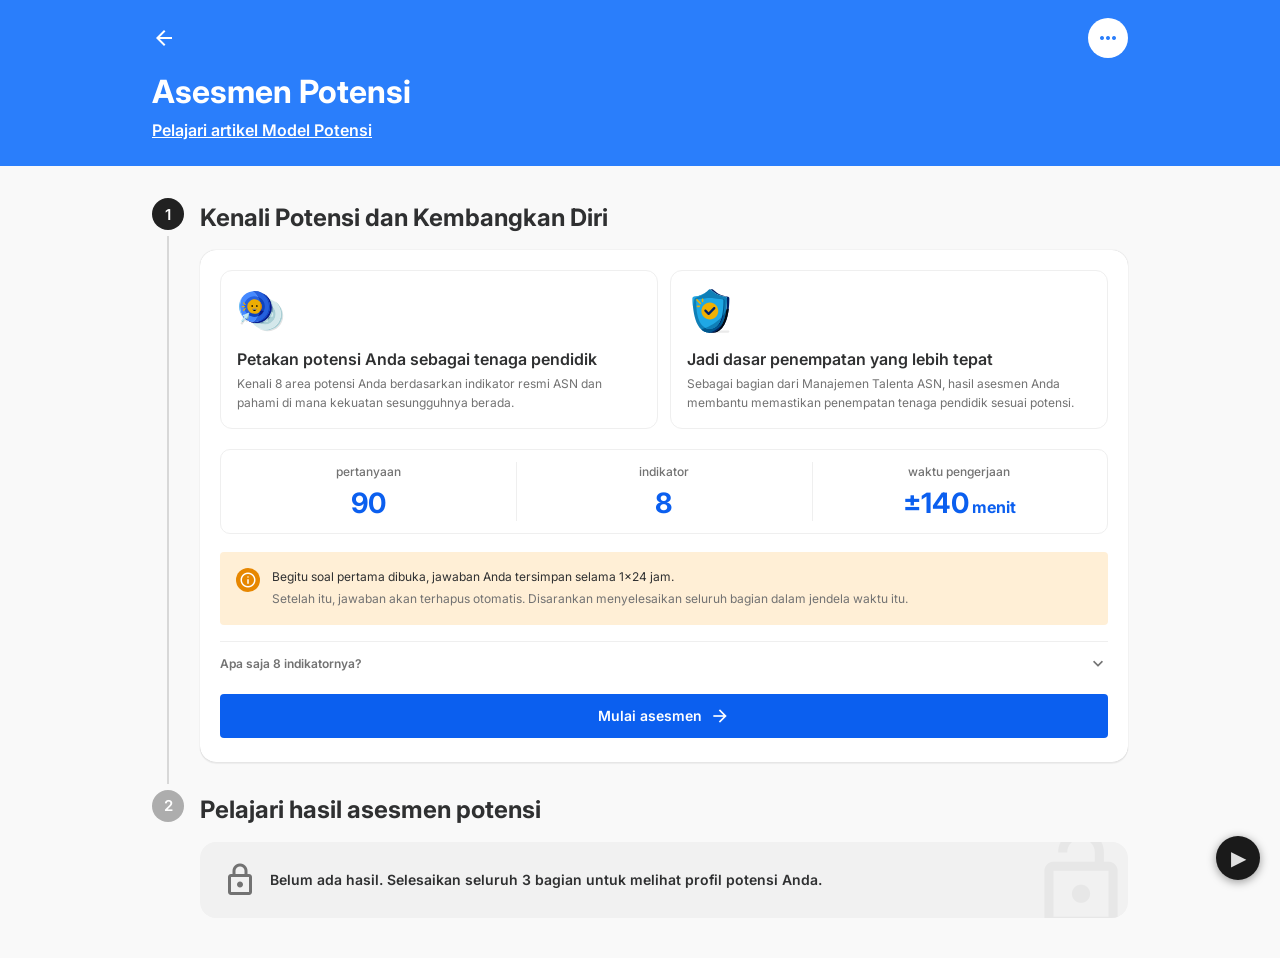
<file: index.html>
<!DOCTYPE html>
<html lang="id">
<head>
<meta charset="UTF-8">
<meta name="viewport" content="width=device-width, initial-scale=1.0">
<title>Asesmen Potensi — Seragam</title>
<link rel="preconnect" href="https://fonts.googleapis.com">
<link rel="preconnect" href="https://fonts.gstatic.com" crossorigin>
<link href="https://fonts.googleapis.com/css2?family=Inter:wght@400;500;600;700&display=swap" rel="stylesheet">
<link href="https://fonts.googleapis.com/css2?family=Material+Symbols+Outlined:opsz,wght,FILL,GRAD@20..48,400,0,0&display=block" rel="stylesheet">
<link href="seragam.css" rel="stylesheet">
<style>
/* ── Page-specific composition ───────────────────────────────────────────── */

/* Hero header (deep navy) */
.app-hero { background: #2A7EFB; color: #fff; }
.app-hero-inner { max-width: 1040px; margin: 0 auto; width: 100%; padding: 18px 32px 26px; }
.app-hero-top { display: flex; align-items: center; justify-content: space-between; margin-bottom: 18px; }
.icon-btn-round {
  width: 40px; height: 40px; border-radius: 50%; border: none; cursor: pointer;
  display: inline-flex; align-items: center; justify-content: center;
  background: rgba(255,255,255,0.14); color: #fff; transition: background 0.15s;
}
.icon-btn-round:hover { background: rgba(255,255,255,0.26); }
.icon-btn-round.solid { background: #fff; color: #2A7EFB; }
.app-hero-link { display: inline-flex; align-items: center; gap: 6px; color: #fff; text-decoration: underline; font-weight: 600; font-size: 1rem; cursor: pointer; background: none; border: none; font-family: var(--font); margin-top: 4px; }
.app-hero-link:hover { color: #bfdafe; }

/* Slim navy bar (subpages) */
.app-bar { background: #2A7EFB; color: #fff; position: sticky; top: 0; z-index: 30; }
.app-bar-inner { max-width: 1040px; margin: 0 auto; width: 100%; min-height: 60px; padding: 10px 32px; display: flex; align-items: center; gap: 14px; }
.app-bar-back { width: 40px; height: 40px; flex-shrink: 0; border: none; background: transparent; border-radius: 50%; cursor: pointer; color: #fff; display: inline-flex; align-items: center; justify-content: center; transition: background 0.15s; }
.app-bar-back:hover { background: rgba(255,255,255,0.16); }
.app-bar-titles { display: flex; flex-direction: column; min-width: 0; flex: 1; }
.app-bar-titles .c-subtitle { color: #bfdafe; }

/* Timeline stepper */
.timeline-step { display: flex; gap: 16px; }
.timeline-rail { display: flex; flex-direction: column; align-items: center; flex-shrink: 0; }
.timeline-line { width: 2px; flex: 1; background: var(--gray-10); margin: 6px 0; min-height: 20px; }
.timeline-body { flex: 1; padding-bottom: 8px; }
.step-bubble {
  width: 32px; height: 32px; border-radius: 50%; flex-shrink: 0;
  background: #212121; color: #fff;
  font-size: 0.9375rem; font-weight: 600;
  display: flex; align-items: center; justify-content: center;
}
.step-bubble.done { background: #268326; }
.step-bubble.inactive { background: var(--gray-30); }
.step-bubble .material-symbols-outlined { font-size: 20px; }
.step-title { margin: 4px 0 16px; }

/* Commit card (home section 1) */
.commit-card { background: var(--surface-default); border-radius: 16px; box-shadow: var(--elevation-card); padding: 20px 20px 24px; margin-bottom: 20px; }

/* Value props */
.vp-row { display: grid; grid-template-columns: 1fr 1fr; gap: 12px; margin-bottom: 20px; }
.vp-card { display: flex; flex-direction: column; gap: 12px; padding: 16px; background: var(--surface-default); border: 1px solid var(--border-subdued); border-radius: 12px; }
.vp-icon { width: 48px; height: 48px; border-radius: 12px; flex-shrink: 0; display: flex; align-items: center; justify-content: center; }
.vp-icon .material-symbols-outlined { font-size: 24px; }
@media (max-width: 480px) { .vp-row { grid-template-columns: 1fr; } }

/* Stats row */
.commit-stats { display: flex; gap: 0; margin: 0 0 18px; border: 1px solid var(--border-subdued); border-radius: 10px; overflow: hidden; }
.commit-stat { flex: 1; display: flex; flex-direction: column-reverse; align-items: center; text-align: center; padding: 14px 10px; position: relative; }
.commit-stat + .commit-stat::before { content: ''; position: absolute; left: 0; top: 12px; bottom: 12px; width: 1px; background: var(--border-subdued); }
.commit-stat-num { font-size: 1.75rem; font-weight: 700; line-height: 1.1; color: var(--action-default); display: flex; align-items: baseline; gap: 3px; }
.commit-stat-label { font-size: 0.75rem; font-weight: 500; color: var(--text-subdued); margin-bottom: 8px; line-height: 1.3; }

/* Indicator accordion */
.ind-list-toggle { display: flex; align-items: center; justify-content: space-between; width: 100%; padding: 12px 0; cursor: pointer; background: none; border: none; font-family: var(--font); border-top: 1px solid var(--border-subdued); }
.ind-list-toggle .material-symbols-outlined { font-size: 20px; color: var(--text-subdued); transition: transform 0.25s ease; }
.ind-list-toggle[aria-expanded="true"] .material-symbols-outlined { transform: rotate(180deg); }
.ind-list { display: grid; grid-template-columns: 1fr 1fr; gap: 4px 12px; overflow: hidden; transition: max-height 0.35s ease, opacity 0.25s ease; max-height: 0; opacity: 0; }
.ind-list.open { max-height: 500px; opacity: 1; margin-bottom: 8px; }
.ind-row { display: flex; align-items: center; gap: 10px; padding: 7px 0; }
.ind-icon-sm { width: 32px; height: 32px; border-radius: 8px; flex-shrink: 0; display: flex; align-items: center; justify-content: center; overflow: hidden; }
.ind-icon-sm .material-symbols-outlined { font-size: 18px; }
.ind-icon-sm img, .ind-icon img, .vp-icon img { width: 100%; height: 100%; object-fit: contain; }
.done-flag { display: inline-flex; align-items: center; gap: 8px; color: #268326; font-weight: 600; font-size: 1rem; flex-shrink: 0; white-space: nowrap; }
.done-flag .material-symbols-outlined { font-size: 24px; font-variation-settings: 'FILL' 1; }

/* Indicator icon (other pages) */
.ind-icon {
  width: 48px; height: 48px; border-radius: 14px; flex-shrink: 0;
  display: flex; align-items: center; justify-content: center; overflow: hidden;
}
.ind-icon .material-symbols-outlined { font-size: 26px; }

/* Tile palette */
.tile-blue   { background: #d6e6ff; color: #0746bd; }
.tile-green  { background: #d2efce; color: #196d1a; }
.tile-purple { background: #ece0fe; color: #6d36e1; }
.tile-cyan   { background: #d3ecf9; color: #0061a8; }
.tile-orange { background: #ffe2bd; color: #af3200; }
.tile-pink   { background: #f8dcf2; color: #b31d64; }

/* Locked result box */
.locked-box { position: relative; background: var(--surface-subdued); border-radius: 16px; padding: 20px 22px; overflow: hidden; }
.locked-box .lock-watermark { position: absolute; right: -8px; top: 50%; transform: translateY(-50%); font-size: 110px; color: rgba(0,0,0,0.04); pointer-events: none; }

/* Panduan tips */
.card-outline { background: #fff; border: 1px solid var(--border-disabled); border-radius: var(--radius-base); box-shadow: none; }
.tip-row { display: flex; align-items: center; gap: 16px; padding: 16px 4px; }
.tip-check { width: 36px; height: 36px; border-radius: 50%; flex-shrink: 0; background: var(--action-default); color: #fff; display: flex; align-items: center; justify-content: center; }
.tip-check .material-symbols-outlined { font-size: 22px; }
.note-warning { display: flex; gap: 12px; align-items: flex-start; background: #ffefd6; border-radius: var(--radius-base); padding: 16px; }
.note-ic { width: 24px; height: 24px; border-radius: 50%; flex-shrink: 0; background: #e78701; color: #fff; display: flex; align-items: center; justify-content: center; }
.note-ic .material-symbols-outlined { font-size: 18px; }

/* Soal */
.soal-topbar { background: #fff; box-shadow: var(--elevation-header); position: sticky; top: 0; z-index: 30; }
.soal-topbar-inner { max-width: 1040px; margin: 0 auto; padding: 12px 32px; display: flex; align-items: center; justify-content: space-between; gap: 16px; }
.soal-content { max-width: 760px; margin: 0 auto; width: 100%; padding: 28px 32px 130px; }
.kasus { background: var(--surface-subdued); border-radius: var(--radius-base); padding: 16px 18px; margin-bottom: 18px; }
.soal-section-label { display: flex; align-items: center; gap: 8px; padding: 8px 12px; background: var(--surface-selected); border-radius: var(--radius-base); margin-bottom: 20px; }
.soal-bottombar { position: fixed; bottom: 0; left: 0; right: 0; background: #fff; box-shadow: 0 -2px 4px -4px #323232; z-index: 30; }
.soal-bottombar-inner { max-width: 760px; margin: 0 auto; padding: 14px 32px; display: flex; align-items: center; justify-content: space-between; gap: 16px; }

/* Section break */
.break-content { max-width: 480px; margin: 0 auto; padding: 48px 32px 130px; text-align: center; }
.break-parts { display: flex; justify-content: center; gap: 6px; margin: 16px auto; max-width: 320px; }
.break-part { height: 6px; flex: 1; border-radius: 3px; background: var(--gray-10); }
.break-part.done { background: #268326; }
.break-part.next { background: var(--action-default); }
.break-icon-lg { width: 80px; height: 80px; border-radius: 20px; display: flex; align-items: center; justify-content: center; margin: 24px auto 16px; }
.break-icon-lg .material-symbols-outlined { font-size: 40px; }
.break-icon-lg img { width: 60px; height: 60px; object-fit: contain; }
.break-jeda-note { background: var(--surface-subdued); border-radius: var(--radius-base); padding: 12px 16px; margin-top: 20px; text-align: left; }

/* Hasil */
.score-card { display: flex; align-items: center; gap: 20px; padding: 24px; margin-bottom: 8px; }
.score-number { font-size: 3rem; font-weight: 700; line-height: 1; color: var(--action-default); }
.hasil-banner { display: flex; align-items: center; justify-content: space-between; gap: 16px; }
.hasil-banner-art { width: 64px; height: 64px; border-radius: 50%; background: #eafaf0; display: flex; align-items: center; justify-content: center; flex-shrink: 0; }
.hasil-banner-art .material-symbols-outlined { font-size: 36px; color: #135d15; }
.hasil-banner-art img { width: 46px; height: 46px; object-fit: contain; }
.section-head { display: flex; align-items: center; gap: 8px; margin: 28px 0 14px; }
.hasil-card { padding: 18px; gap: 12px; }
.hasil-card .ind-eyebrow { display: flex; align-items: center; gap: 10px; }
.hasil-card-footer { display: flex; align-items: center; justify-content: space-between; gap: 12px; margin-top: 4px; }

/* Indikator detail */
.level-card { padding: 20px 24px; flex-direction: row; align-items: center; justify-content: space-between; gap: 16px; }
.level-num { display: flex; align-items: baseline; gap: 6px; }
.rek-item { display: flex; gap: 12px; padding: 14px 0; }
.rek-item + .rek-item { border-top: 1px solid var(--gray-5); }
.rek-dot { width: 8px; height: 8px; border-radius: 50%; background: var(--action-default); flex-shrink: 0; margin-top: 7px; }

@media (max-width: 600px) {
  .app-hero-inner,
  .app-bar-inner,
  .soal-topbar-inner { padding-left: 16px; padding-right: 16px; }
  .soal-content { padding: 20px 16px 120px; }
  .soal-bottombar-inner { padding: 12px 16px; }
  .break-content { padding: 32px 16px 120px; }
  .content { padding-left: 16px; padding-right: 16px; }
  .grid-2 { grid-template-columns: 1fr; }
  .score-card { flex-direction: column; align-items: flex-start; gap: 12px; }
  .hasil-banner { flex-direction: column; align-items: flex-start; }
  .level-card { flex-direction: column; align-items: flex-start; }
}

/* Dialog illustration */
.dialog-illus { width: 64px; height: 64px; border-radius: var(--radius-base); flex-shrink: 0; display: flex; align-items: center; justify-content: center; margin: 0 auto 16px; }
.dialog-illus .material-symbols-outlined { font-size: 32px; }

/* Tab bar — shared across all 3 hasil pages */
.hasil-tabbar { background: #fff; border-bottom: 1px solid var(--border-subdued); }
.hasil-tabbar-inner { max-width: 1040px; margin: 0 auto; display: flex; gap: 8px; padding: 10px 32px; }
.hasil-tab { border: 1px solid var(--border-default); border-radius: 100px; padding: 6px 18px; background: transparent; cursor: pointer; font-family: var(--font); font-size: 0.875rem; font-weight: 500; color: var(--text-subdued); transition: background 0.15s, color 0.15s, border-color 0.15s; white-space: nowrap; }
.hasil-tab:hover { background: var(--surface-subdued); color: var(--text-default); }
.hasil-tab--active { background: var(--action-default); border-color: var(--action-default); color: #fff; }

/* Archetype (page-hasil-v3) */
.archetype-hero { background: var(--surface-default); border-radius: 20px; padding: 28px; box-shadow: var(--elevation-card); margin-bottom: 16px; }
.action-box { border-radius: 12px; padding: 14px 16px; margin-top: 14px; display: flex; align-items: flex-start; gap: 12px; }
.action-box--menonjol   { background: #ecfdf5; }
.action-box--berkembang { background: #eff6ff; }
.action-box--belum-muncul { background: var(--surface-subdued); }
.action-box-icon { width: 32px; height: 32px; border-radius: 8px; display: flex; align-items: center; justify-content: center; flex-shrink: 0; overflow: hidden; }
.action-box--menonjol   .action-box-icon { background: #d1fae5; color: #059669; }
.action-box--berkembang .action-box-icon { background: #dbeafe; color: #2563eb; }
.action-box--belum-muncul .action-box-icon { background: #e5e7eb; color: #6b7280; }
.action-box-icon .material-symbols-outlined { font-size: 18px; }
.action-box-icon img { width: 100%; height: 100%; object-fit: contain; }
.action-box-body {}
.action-box-heading { font-family: var(--font); font-size: 0.8125rem; font-weight: 700; margin-bottom: 2px; }
.action-box--menonjol   .action-box-heading { color: #065f46; }
.action-box--berkembang .action-box-heading { color: #1e40af; }
.action-box--belum-muncul .action-box-heading { color: var(--text-default); }
.action-box-text { font-family: var(--font); font-size: 0.8125rem; color: var(--text-subdued); line-height: 1.5; }
.archetype-icon-wrap { width: 64px; height: 64px; border-radius: 16px; display: flex; align-items: center; justify-content: center; margin-bottom: 16px; }
.archetype-icon-wrap .material-symbols-outlined { font-size: 36px; }
.archetype-secondary { display: flex; align-items: flex-start; gap: 10px; background: var(--surface-subdued); border-radius: 12px; padding: 12px 14px; margin-bottom: 20px; }
.domain-row { display: flex; align-items: center; gap: 12px; padding: 12px 0; }
.domain-row + .domain-row { border-top: 1px solid var(--border-subdued); }

@media (max-width:600px) { .hasil-tabbar-inner { padding: 10px 16px; } }

/* Peta Potensi (page-hasil-v2) — collapsible sections */
.peta-section { border: 1px solid var(--border-subdued); border-radius: 16px; overflow: hidden; margin-bottom: 12px; background: #fff; }
.peta-section-header { width: 100%; display: flex; align-items: center; gap: 12px; padding: 18px 20px; background: none; border: none; cursor: pointer; font-family: var(--font); text-align: left; }
.peta-section-header:hover { background: var(--surface-subdued); }
.peta-section-title { flex: 1; font-size: 1rem; font-weight: 600; color: var(--text-default); display: flex; align-items: center; gap: 10px; flex-wrap: wrap; }
.tag-capsule { display: inline-flex; align-items: center; padding: 3px 12px; border-radius: 625rem; font-size: 0.8125rem; font-weight: 600; }
.tag-capsule-tinggi { background: #9ae5b9; color: #135d15; }
.tag-capsule-sedang { background: #98dafb; color: #2A7EFB; }
.tag-capsule-rendah { background: #ffdfa3; color: #8b5104; }
.peta-chevron { font-size: 22px; color: var(--text-subdued); transition: transform 0.2s ease; flex-shrink: 0; }
.peta-section[data-open="false"] .peta-section-body { display: none; }
.peta-section[data-open="false"] .peta-chevron { transform: rotate(-90deg); }
.peta-section-body { padding: 0 20px 20px; }
.peta-card { padding: 18px; margin-bottom: 10px; }

/* Saran numbered list (Alt 4 rekomendasi) */
.saran-list { list-style: none; padding: 0; margin: 0; counter-reset: saran; }
.saran-item { display: flex; gap: 12px; padding: 10px 0; counter-increment: saran; }
.saran-item + .saran-item { border-top: 1px solid var(--border-subdued); }
.saran-item::before { content: counter(saran); flex-shrink: 0; width: 22px; height: 22px; border-radius: 50%; background: var(--action-default); color: #fff; font-size: 0.75rem; font-weight: 700; display: flex; align-items: center; justify-content: center; margin-top: 2px; }
.peta-card:last-child { margin-bottom: 0; }
.peta-card-header { display: flex; align-items: center; gap: 12px; margin-bottom: 12px; flex-wrap: wrap; }
.peta-card-desc { line-height: 1.65; margin-bottom: 10px; }
.peta-card-arahan { color: var(--text-subdued); }

/* ── Alt 4 design polish (DR-1..DR-4) ─────────────────────────────────────── */
.v4-zone { margin-bottom: 8px; }
.zone-tag { display: flex; align-items: center; gap: 8px; margin-bottom: 14px; }
.zone-tag-num { width: 22px; height: 22px; border-radius: 50%; background: var(--gray-90, #212121); color: #fff; font-size: 0.75rem; font-weight: 700; display: flex; align-items: center; justify-content: center; flex-shrink: 0; }
.zone-tag-label { font-size: 0.8125rem; font-weight: 600; letter-spacing: 0.3px; text-transform: uppercase; color: var(--text-subdued); }
.v4-zone--rekomendasi { margin-top: 8px; padding-top: 24px; border-top: 1px solid var(--border-subdued); }

.rek-group-desc { font-size: 0.8125rem; color: var(--text-subdued); margin: 2px 0 12px; }
.rek-preview-row { display: flex; gap: 10px 20px; flex-wrap: wrap; }
.rek-preview-chip { display: inline-flex; align-items: center; padding: 4px 12px; border-radius: 625rem; background: #fff; border: 1px solid var(--border-subdued); font-size: 0.8125rem; color: var(--text-default); font-weight: 500; }

/* Sedang tier gets a neutral/muted action box — should not compete for attention */
.action-box--berkembang { background: var(--surface-subdued); }
.action-box--berkembang .action-box-icon { background: #d8d8d8; color: #5e5e5e; }
.action-box--berkembang .action-box-heading { color: var(--text-default); }
/* Rendah tier gets a soft amber cue — distinct class so Alt 3's neutral "Belum Muncul" box is untouched */
.action-box--rendah-v4 { background: #fef3e2; }
.action-box--rendah-v4 .action-box-icon { background: #fce3b6; color: #8b5104; }
.action-box--rendah-v4 .action-box-heading { color: #8b5104; }

/* TLDR banner (Alt 4 profil zone) */
.tldr-banner { display: flex; align-items: center; gap: 20px; background: #2A7EFB; border-radius: 16px; padding: 24px 28px; margin-bottom: 20px; }
.tldr-banner-art { width: 84px; height: 84px; border-radius: 50%; background: #fff; display: flex; align-items: center; justify-content: center; flex-shrink: 0; overflow: hidden; }
.tldr-banner-art img { width: 60px; height: 60px; object-fit: contain; }
.tldr-banner-body p { color: #fff; margin: 0; }
.tldr-banner-body p.tldr-title { font-size: 1.0625rem; font-weight: 700; margin-bottom: 8px; }
.tldr-banner-body p.tldr-text { font-size: 0.9375rem; line-height: 1.65; opacity: 0.92; }
.tldr-banner-body p.tldr-text b { font-weight: 700; opacity: 1; }
@media (max-width: 560px) { .tldr-banner { flex-direction: column; align-items: flex-start; } }

</style>
</head>
<body>

<!-- ════════════════════════════ PAGE: HOME ════════════════════════════════ -->
<div class="page active" id="page-home">
  <header class="app-hero">
    <div class="app-hero-inner">
      <div class="app-hero-top">
        <button class="app-bar-back" style="margin-left:-8px" onclick="toast('Halaman sebelumnya di luar cakupan prototipe')" aria-label="Kembali">
          <span class="material-symbols-outlined">arrow_back</span>
        </button>
        <button class="icon-btn-round solid" onclick="toast('Menu lainnya')" aria-label="Menu lainnya">
          <span class="material-symbols-outlined">more_horiz</span>
        </button>
      </div>
      <p class="text-display-md c-inverse" style="font-size:2rem; margin-bottom:8px; margin-top:4px;">Asesmen Potensi</p>
      <button class="app-hero-link" onclick="toast('Membuka artikel Asesmen Potensi')">Pelajari artikel Model Potensi</button>
    </div>
  </header>
  <div class="content" id="home-content"><!-- rendered by JS --></div>
</div>

<!-- ════════════════════════════ PAGE: PANDUAN ═════════════════════════════ -->
<div class="page" id="page-panduan">
  <header class="app-bar">
    <div class="app-bar-inner">
      <button class="app-bar-back" onclick="showPage('page-home')" aria-label="Kembali">
        <span class="material-symbols-outlined">arrow_back</span>
      </button>
      <div class="app-bar-titles"><p class="text-heading-sm c-inverse">Saran Pengerjaan</p></div>
    </div>
  </header>
  <div class="content content-narrow">
    <p class="text-display-sm c-default" style="margin-bottom:20px">Sebelum mulai, perhatikan saran pengerjaan:</p>
    <div class="card-outline" style="padding:8px 24px 24px;">
      <div class="tip-row">
        <span class="tip-check"><span class="material-symbols-outlined">check</span></span>
        <p class="text-body-lg-bold c-default">Kerjakan di tempat yang kondusif dan minim distraksi</p>
      </div>
      <div class="tip-row">
        <span class="tip-check"><span class="material-symbols-outlined">check</span></span>
        <p class="text-body-lg-bold c-default">Kerjakan sendiri agar hasilnya lebih relevan dan bermakna</p>
      </div>
      <div class="tip-row">
        <span class="tip-check"><span class="material-symbols-outlined">check</span></span>
        <p class="text-body-lg-bold c-default">Jujur, apa adanya, dan sesuai kondisi sehari-hari</p>
      </div>
      <hr class="separator" style="margin:12px 0 20px">
      <p class="text-body-lg-bold c-default" style="margin-bottom:12px">Penting:</p>
      <div class="note-warning">
        <span class="note-ic"><span class="material-symbols-outlined">info</span></span>
        <p class="text-body c-default">Asesmen ini terdiri dari 3 bagian yang bisa dikerjakan secara terpisah. Jawaban otomatis tersimpan — Anda bisa menutup dan melanjutkan kapan saja dari beranda.</p>
      </div>
    </div>
    <button class="btn btn-blue btn-lg btn-full" style="margin-top:24px" onclick="showPage('page-intro-batch1')">Mulai</button>
  </div>
</div>

<!-- ════════════════════════════ PAGE: SOAL ════════════════════════════════ -->
<div class="page" id="page-soal">
  <div class="soal-topbar">
    <div class="soal-topbar-inner">
      <div class="col">
        <p class="text-body-bold c-default">Asesmen Potensi</p>
        <p class="text-helper c-subdued" id="soal-topbar-sub">Bagian 1 dari 3</p>
      </div>
      <div class="row gap-4" style="align-items:center;flex-shrink:0">
        <button class="btn btn-ghost btn-sm" onclick="saveAsDraft()">Simpan Sebagai Draft</button>
        <button class="headerbar-back" style="width:36px;height:36px" onclick="openExitModal()" aria-label="Tutup">
          <span class="material-symbols-outlined">close</span>
        </button>
      </div>
    </div>
  </div>
  <div id="soal-body"><!-- rendered by renderCurrentItem() --></div>

  <div class="soal-bottombar">
    <div class="soal-bottombar-inner">
      <button class="btn btn-white btn-md" id="btn-prev" onclick="goPrev()">
        <span class="material-symbols-outlined">arrow_back</span> Kembali
      </button>
      <button class="btn btn-blue btn-md" id="btn-next" onclick="goNext()">
        Selanjutnya <span class="material-symbols-outlined">arrow_forward</span>
      </button>
    </div>
  </div>
</div>

<!-- ════════════════════════════ PAGE: INTRO BATCH 1 ══════════════════════ -->
<div class="page" id="page-intro-batch1">
  <header class="app-bar">
    <div class="app-bar-inner">
      <button class="app-bar-back" onclick="showPage('page-home')" aria-label="Kembali">
        <span class="material-symbols-outlined">arrow_back</span>
      </button>
      <div class="app-bar-titles"><p class="text-heading-sm c-inverse">Asesmen Potensi</p></div>
    </div>
  </header>
  <div class="break-content" style="text-align:left">
    <p class="text-helper-bold c-subdued" style="text-transform:uppercase;letter-spacing:0.4px;margin-bottom:12px">Bagian 1 dari 3</p>
    <p class="text-display-sm c-default" style="margin-bottom:12px">Analisis Kasus</p>
    <p class="text-body c-subdued" style="line-height:1.65;margin-bottom:28px">Baca setiap cerita singkat dan pilih kesimpulan yang paling valid berdasarkan informasi yang tersedia.</p>
    <div class="commit-stats" style="margin-bottom:28px">
      <div class="commit-stat"><span class="commit-stat-num">20</span><span class="commit-stat-label">soal</span></div>
      <div class="commit-stat"><span class="commit-stat-num" style="font-size:1.65rem">±40</span><span class="commit-stat-label">menit</span></div>
    </div>
    <button class="btn btn-blue btn-lg btn-full" onclick="handleStartBagian1()">
      Mulai Bagian 1 <span class="material-symbols-outlined" style="font-size:20px">arrow_forward</span>
    </button>
    <div class="note-warning" style="margin-top:16px">
      <span class="note-ic"><span class="material-symbols-outlined">info</span></span>
      <div>
        <p class="text-body-sm c-default" style="line-height:1.55;margin-bottom:4px">Data jawaban Anda tersimpan selama 1 hari. Setelah itu, jawaban akan hilang secara otomatis.</p>
        <p class="text-body-sm c-subdued" style="line-height:1.55">Disarankan untuk menyelesaikan seluruh bagian dalam satu sesi atau dalam hari yang sama.</p>
      </div>
    </div>
  </div>
</div>

<!-- ════════════════════════════ PAGE: INTRO BATCH 2 ══════════════════════ -->
<div class="page" id="page-intro-batch2">
  <header class="app-bar">
    <div class="app-bar-inner">
      <button class="app-bar-back" onclick="showPage('page-home')" aria-label="Kembali">
        <span class="material-symbols-outlined">arrow_back</span>
      </button>
      <div class="app-bar-titles"><p class="text-heading-sm c-inverse">Asesmen Potensi</p></div>
    </div>
  </header>
  <div class="break-content" style="text-align:left">
    <p class="text-helper-bold c-subdued" style="text-transform:uppercase;letter-spacing:0.4px;margin-bottom:12px">Bagian 2 dari 3</p>
    <p class="text-display-sm c-default" style="margin-bottom:12px">Situasi Kerja</p>
    <p class="text-body c-subdued" style="line-height:1.65;margin-bottom:28px">Baca setiap situasi kerja dan pilih respons yang menurut Anda paling efektif.</p>
    <div class="commit-stats" style="margin-bottom:28px">
      <div class="commit-stat"><span class="commit-stat-num">40</span><span class="commit-stat-label">soal</span></div>
      <div class="commit-stat"><span class="commit-stat-num" style="font-size:1.25rem">±55</span><span class="commit-stat-label">menit</span></div>
    </div>
    <button class="btn btn-blue btn-lg btn-full" onclick="startBatch(2)">
      Mulai Bagian 2 <span class="material-symbols-outlined" style="font-size:20px">arrow_forward</span>
    </button>
    <div class="note-warning" style="margin-top:16px">
      <span class="note-ic"><span class="material-symbols-outlined">info</span></span>
      <div>
        <p class="text-body-sm c-default" style="line-height:1.55;margin-bottom:4px">Data jawaban Anda tersimpan selama 1 hari. Setelah itu, jawaban akan hilang secara otomatis.</p>
        <p class="text-body-sm c-subdued" style="line-height:1.55">Disarankan untuk menyelesaikan seluruh bagian dalam satu sesi atau dalam hari yang sama.</p>
      </div>
    </div>
  </div>
</div>

<!-- ════════════════════════════ PAGE: INTRO BATCH 3 ══════════════════════ -->
<div class="page" id="page-intro-batch3">
  <header class="app-bar">
    <div class="app-bar-inner">
      <button class="app-bar-back" onclick="showPage('page-home')" aria-label="Kembali">
        <span class="material-symbols-outlined">arrow_back</span>
      </button>
      <div class="app-bar-titles"><p class="text-heading-sm c-inverse">Asesmen Potensi</p></div>
    </div>
  </header>
  <div class="break-content" style="text-align:left">
    <p class="text-helper-bold c-subdued" style="text-transform:uppercase;letter-spacing:0.4px;margin-bottom:12px">Bagian 3 dari 3</p>
    <p class="text-display-sm c-default" style="margin-bottom:12px">Refleksi Diri</p>
    <p class="text-body c-subdued" style="line-height:1.65;margin-bottom:28px">Baca setiap skenario singkat dan pilih respons yang paling menggambarkan apa yang biasanya Anda lakukan. Tidak ada jawaban benar atau salah.</p>
    <div class="commit-stats" style="margin-bottom:28px">
      <div class="commit-stat"><span class="commit-stat-num">30</span><span class="commit-stat-label">soal</span></div>
      <div class="commit-stat"><span class="commit-stat-num" style="font-size:1.25rem">±43</span><span class="commit-stat-label">menit</span></div>
    </div>
    <button class="btn btn-blue btn-lg btn-full" onclick="startBatch(3)">
      Mulai Bagian 3 <span class="material-symbols-outlined" style="font-size:20px">arrow_forward</span>
    </button>
    <div class="note-warning" style="margin-top:16px">
      <span class="note-ic"><span class="material-symbols-outlined">info</span></span>
      <div>
        <p class="text-body-sm c-default" style="line-height:1.55;margin-bottom:4px">Data jawaban Anda tersimpan selama 1 hari. Setelah itu, jawaban akan hilang secara otomatis.</p>
        <p class="text-body-sm c-subdued" style="line-height:1.55">Disarankan untuk menyelesaikan seluruh bagian dalam satu sesi atau dalam hari yang sama.</p>
      </div>
    </div>
  </div>
</div>

<!-- ════════════════════════════ PAGE: BREAK BATCH 1 ══════════════════════ -->
<div class="page" id="page-break-batch1">
  <header class="app-bar">
    <div class="app-bar-inner">
      <button class="app-bar-back" onclick="showPage('page-home')" aria-label="Kembali">
        <span class="material-symbols-outlined">arrow_back</span>
      </button>
    </div>
  </header>
  <div class="break-content">
    <div class="break-parts" style="margin-bottom:0">
      <div class="break-part done"></div>
      <div class="break-part" style="background:var(--action-default)"></div>
      <div class="break-part"></div>
    </div>
    <div class="break-icon-lg tile-green" style="margin-top:28px">
      <span class="material-symbols-outlined">celebration</span>
    </div>
    <p class="text-heading-lg c-default" style="margin-bottom:8px">Bagian 1 selesai</p>
    <p class="text-body c-subdued" style="margin-bottom:28px">Anda telah menjawab 20 soal dalam waktu ±40 menit.</p>
    <button class="btn btn-blue btn-lg btn-full" style="margin-bottom:12px" onclick="showPage('page-intro-batch2')">
      Lanjut ke Bagian 2 <span class="material-symbols-outlined" style="font-size:20px">arrow_forward</span>
    </button>
    <button class="btn btn-white btn-lg btn-full" onclick="showPage('page-home')">Kembali ke Beranda</button>
    <div class="break-jeda-note" style="margin-top:20px">
      <p class="text-body-sm c-subdued" id="break-jeda-note-1">Anda bisa melanjutkan bagian berikutnya kapan saja dari beranda.</p>
    </div>
  </div>
</div>

<!-- ════════════════════════════ PAGE: BREAK BATCH 2 ══════════════════════ -->
<div class="page" id="page-break-batch2">
  <header class="app-bar">
    <div class="app-bar-inner">
      <button class="app-bar-back" onclick="showPage('page-home')" aria-label="Kembali">
        <span class="material-symbols-outlined">arrow_back</span>
      </button>
    </div>
  </header>
  <div class="break-content">
    <div class="break-parts" style="margin-bottom:0">
      <div class="break-part done"></div>
      <div class="break-part done"></div>
      <div class="break-part" style="background:var(--action-default)"></div>
    </div>
    <div class="break-icon-lg tile-green" style="margin-top:28px">
      <span class="material-symbols-outlined">celebration</span>
    </div>
    <p class="text-heading-lg c-default" style="margin-bottom:8px">Bagian 2 selesai</p>
    <p class="text-body c-subdued" style="margin-bottom:28px">Anda telah menjawab 40 soal dalam waktu ±55 menit.</p>
    <button class="btn btn-blue btn-lg btn-full" style="margin-bottom:12px" onclick="showPage('page-intro-batch3')">
      Lanjut ke Bagian 3 <span class="material-symbols-outlined" style="font-size:20px">arrow_forward</span>
    </button>
    <button class="btn btn-white btn-lg btn-full" onclick="showPage('page-home')">Kembali ke Beranda</button>
    <div class="break-jeda-note" style="margin-top:20px">
      <p class="text-body-sm c-subdued" id="break-jeda-note-2">Anda bisa melanjutkan bagian berikutnya kapan saja dari beranda.</p>
    </div>
  </div>
</div>

<!-- ════════════════════════════ PAGE: BREAK BATCH 3 ══════════════════════ -->
<div class="page" id="page-break-batch3">
  <header class="app-bar">
    <div class="app-bar-inner">
      <button class="app-bar-back" onclick="showPage('page-home')" aria-label="Kembali">
        <span class="material-symbols-outlined">arrow_back</span>
      </button>
    </div>
  </header>
  <div class="break-content">
    <div class="break-parts" style="margin-bottom:0">
      <div class="break-part done"></div>
      <div class="break-part done"></div>
      <div class="break-part done"></div>
    </div>
    <div class="break-icon-lg" style="margin-top:28px">
      <img src="icons/spot/medal-premium.png" alt="">
    </div>
    <p class="text-heading-lg c-default" style="margin-bottom:8px">Semua bagian selesai</p>
    <p class="text-body c-subdued" style="margin-bottom:28px">Anda telah menjawab 90 soal. Profil potensi Anda sudah siap.</p>
    <button class="btn btn-blue btn-lg btn-full" onclick="switchHasilTab('page-hasil-v4')">
      Lihat Hasil Asesmen Anda <span class="material-symbols-outlined" style="font-size:20px">arrow_forward</span>
    </button>
  </div>
</div>

<!-- ════════════════════════════ PAGE: HASIL (ALT 1) ══════════════════════ -->
<div class="page" id="page-hasil">
  <header class="app-bar">
    <div class="app-bar-inner">
      <button class="app-bar-back" onclick="showPage('page-home')" aria-label="Kembali">
        <span class="material-symbols-outlined">arrow_back</span>
      </button>
      <div class="app-bar-titles"><p class="text-heading-sm c-inverse">Hasil Asesmen</p></div>
    </div>
  </header>
  <div class="hasil-tabbar">
    <div class="hasil-tabbar-inner">
      <button class="hasil-tab hasil-tab--active" onclick="switchHasilTab('page-hasil')">Alt 1</button>
      <button class="hasil-tab" onclick="switchHasilTab('page-hasil-v2')">Alt 2</button>
      <button class="hasil-tab" onclick="switchHasilTab('page-hasil-v3')">Alt 3</button>
      <button class="hasil-tab" onclick="switchHasilTab('page-hasil-v4')">Terbaru ★</button>
    </div>
  </div>
  <div class="content" id="hasil-content"><!-- rendered by renderHasil() --></div>
</div>

<!-- ════════════════════════════ PAGE: PETA POTENSI (ALT 2) ═══════════════ -->
<div class="page" id="page-hasil-v2">
  <header class="app-bar">
    <div class="app-bar-inner">
      <button class="app-bar-back" onclick="showPage('page-home')" aria-label="Kembali">
        <span class="material-symbols-outlined">arrow_back</span>
      </button>
      <div class="app-bar-titles"><p class="text-heading-sm c-inverse">Peta Potensi</p></div>
    </div>
  </header>
  <div class="hasil-tabbar">
    <div class="hasil-tabbar-inner">
      <button class="hasil-tab" onclick="switchHasilTab('page-hasil')">Alt 1</button>
      <button class="hasil-tab hasil-tab--active" onclick="switchHasilTab('page-hasil-v2')">Alt 2</button>
      <button class="hasil-tab" onclick="switchHasilTab('page-hasil-v3')">Alt 3</button>
      <button class="hasil-tab" onclick="switchHasilTab('page-hasil-v4')">Terbaru ★</button>
    </div>
  </div>
  <div class="content">
    <div style="margin-bottom:24px">
      <p class="text-display-sm c-default" style="margin-bottom:8px">Peta Potensi Anda</p>
      <p class="text-body c-subdued" style="line-height:1.65">Ini adalah asesmen untuk memahami potensi Anda, sehingga Anda tahu bakat mana yang harus diruncingkan. Bukan label baik/buruk, lebih supaya memperdalam pemahaman diri.</p>
    </div>
    <div id="peta-sections"><!-- rendered by renderHasilV2() --></div>
    <div style="margin-top:32px; padding-top:16px; border-top:1px solid var(--border-subdued)">
      <p class="text-body-sm c-subdued">Hasil ini hanya bisa dilihat oleh Anda dan Komite Talenta.</p>
    </div>
  </div>
</div>

<!-- ════════════════════════════ PAGE: PROFIL ARCHETYPE (ALT 3) ══════════ -->
<div class="page" id="page-hasil-v3">
  <header class="app-bar">
    <div class="app-bar-inner">
      <button class="app-bar-back" onclick="showPage('page-home')" aria-label="Kembali">
        <span class="material-symbols-outlined">arrow_back</span>
      </button>
      <div class="app-bar-titles"><p class="text-heading-sm c-inverse">Profil Potensi Anda</p></div>
    </div>
  </header>
  <div class="hasil-tabbar">
    <div class="hasil-tabbar-inner">
      <button class="hasil-tab" onclick="switchHasilTab('page-hasil')">Alt 1</button>
      <button class="hasil-tab" onclick="switchHasilTab('page-hasil-v2')">Alt 2</button>
      <button class="hasil-tab hasil-tab--active" onclick="switchHasilTab('page-hasil-v3')">Alt 3</button>
      <button class="hasil-tab" onclick="switchHasilTab('page-hasil-v4')">Terbaru ★</button>
    </div>
  </div>
  <div class="content" id="hasil-v3-content"><!-- rendered by renderHasilV3() --></div>
</div>

<!-- ════════════════════════════ PAGE: PROFIL POTENSI (ALT 4 / TERBARU) ════ -->
<div class="page" id="page-hasil-v4">
  <header class="app-bar">
    <div class="app-bar-inner">
      <button class="app-bar-back" onclick="showPage('page-home')" aria-label="Kembali">
        <span class="material-symbols-outlined">arrow_back</span>
      </button>
      <div class="app-bar-titles"><p class="text-heading-sm c-inverse">Profil Potensi Anda</p></div>
    </div>
  </header>
  <div class="hasil-tabbar">
    <div class="hasil-tabbar-inner">
      <button class="hasil-tab" onclick="switchHasilTab('page-hasil')">Alt 1</button>
      <button class="hasil-tab" onclick="switchHasilTab('page-hasil-v2')">Alt 2</button>
      <button class="hasil-tab" onclick="switchHasilTab('page-hasil-v3')">Alt 3</button>
      <button class="hasil-tab hasil-tab--active" onclick="switchHasilTab('page-hasil-v4')">Terbaru ★</button>
    </div>
  </div>
  <div class="content" id="hasil-v4-content"><!-- rendered by renderHasilV4() --></div>
</div>

<!-- ════════════════════════════ PAGE: INDIKATOR DETAIL ════════════════════ -->
<div class="page" id="page-indikator">
  <header class="app-bar">
    <div class="app-bar-inner">
      <button class="app-bar-back" id="ind-back-btn" onclick="showPage('page-hasil')" aria-label="Kembali">
        <span class="material-symbols-outlined">arrow_back</span>
      </button>
      <div class="app-bar-titles">
        <p class="text-heading-sm c-inverse" id="ind-detail-title">–</p>
        <p class="text-body-sm c-subtitle">Detail indikator</p>
      </div>
    </div>
  </header>
  <div class="content content-narrow" id="ind-detail-body"></div>
</div>

<!-- ════════════════════════════ DIALOGS ═══════════════════════════════════ -->

<div class="dialog-overlay" id="modal-exit">
  <div class="dialog-content" role="alertdialog" aria-modal="true">
    <div class="dialog-body" style="padding:28px 24px 18px;">
      <div class="dialog-illus tile-orange"><span class="material-symbols-outlined">warning</span></div>
      <p class="text-heading-md c-default" style="margin-bottom:6px">Keluar dari asesmen?</p>
      <p class="text-body c-subdued" id="modal-exit-body">Jawaban Anda sudah tersimpan. Anda bisa melanjutkan dari posisi terakhir kapan saja.</p>
    </div>
    <div class="dialog-footer stacked" style="border-top:none; padding-top:0; gap:10px;">
      <button class="btn btn-white btn-lg btn-full" onclick="closeModal('modal-exit')">Lanjutkan pengerjaan</button>
      <button class="btn btn-blue btn-lg btn-full" onclick="exitSurvey()">Keluar</button>
    </div>
  </div>
</div>

<div class="dialog-overlay" id="modal-prestart">
  <div class="dialog-content" role="alertdialog" aria-modal="true">
    <div class="dialog-body" style="padding:28px 24px 18px;">
      <div class="dialog-illus tile-blue"><span class="material-symbols-outlined">schedule</span></div>
      <p class="text-heading-md c-default" style="margin-bottom:6px">Baca Sebelum Memulai</p>
      <p class="text-body c-subdued">Begitu soal pertama dibuka, jawaban Anda tersimpan hingga <b id="prestart-deadline">–</b>. Setelah itu jawaban terhapus otomatis.</p>
    </div>
    <div class="dialog-footer stacked" style="border-top:none; padding-top:0; gap:10px;">
      <button class="btn btn-blue btn-lg btn-full" onclick="confirmPrestart()">Saya Paham, Mulai Sekarang</button>
      <button class="btn btn-white btn-lg btn-full" onclick="closeModal('modal-prestart')">Nanti Dulu</button>
    </div>
  </div>
</div>

<div class="dialog-overlay" id="modal-expired-inline">
  <div class="dialog-content" role="alertdialog" aria-modal="true">
    <div class="dialog-body" style="padding:28px 24px 18px;">
      <div class="dialog-illus tile-orange"><span class="material-symbols-outlined">history</span></div>
      <p class="text-heading-md c-default" style="margin-bottom:6px">Maaf, Jawaban Sudah Terhapus</p>
      <p class="text-body c-subdued" id="modal-expired-inline-body">Anda melewati batas pengerjaan 1x24 jam.</p>
    </div>
    <div class="dialog-footer stacked" style="border-top:none; padding-top:0; gap:10px;">
      <button class="btn btn-blue btn-lg btn-full" onclick="restartFromExpiredInline()">Mulai Kembali dari Awal</button>
    </div>
  </div>
</div>

<!-- Toast -->
<div id="toast" style="position:fixed;left:50%;bottom:32px;transform:translateX(-50%) translateY(20px);background:#505050;color:#fff;padding:12px 20px;border-radius:4px;font-size:0.875rem;font-weight:500;box-shadow:0px 6px 10px rgba(0,0,0,0.18);opacity:0;pointer-events:none;transition:opacity .2s, transform .2s;z-index:2000;"></div>

<script>
/* ── DATA ────────────────────────────────────────────────────────────────── */
const TILES = ['tile-blue','tile-green','tile-purple','tile-cyan','tile-orange','tile-pink','tile-blue','tile-orange'];
const LABELS = ['A','B','C','D','E'];
const TOTAL_Q = 90;

// Questions per indicator (indexed 0–7, matching IND_BASE order)
// ind 0 (Kemampuan Intelektual): 20q — Batch 1
// ind 1,3,4,5 (Interpersonal, BerpikirKritis, Penyelesaian, KecerdasanEmosi): 10q each — Batch 2
// ind 2,6,7 (Kesadaran Diri, BelajarCepat, Motivasi): 10q each — Batch 3
const IND_Q_COUNTS = [20, 10, 10, 10, 10, 10, 10, 10];

const BATCH_CONFIG = [
  { num: 1, label: 'Analisis Kasus',  totalQ: 20, timeEst: '±40 menit', indIndices: [0],          qPerInd: 20 },
  { num: 2, label: 'Situasi Kerja',   totalQ: 40, timeEst: '±55 menit', indIndices: [1, 3, 4, 5],  qPerInd: 10 },
  { num: 3, label: 'Refleksi Diri',   totalQ: 30, timeEst: '±43 menit', indIndices: [2, 6, 7],      qPerInd: 10 },
];

const REK = {
  baik: {
    title: 'Rekomendasi kontribusi untuk potensi yang sudah baik',
    note: 'Pilih sesuai minat — tidak harus semuanya.',
    items: [
      ['Menggerakkan komunitas belajar', 'Belajar bersama, mendampingi, dan/atau memimpin komunitas belajar guru.'],
      ['Menulis tentang praktik baik', 'Contoh: Cerita Praktik atau Aksi Nyata di kanal komunikasi maupun media sosial.'],
      ['Menelaah praktik baik & sumber belajar', 'Memberi ulasan atau rekomendasi sumber belajar kepada rekan guru.']
    ]
  },
  perlu: {
    title: 'Rekomendasi pengembangan untuk menguatkan potensi ini',
    note: 'Mulai dari satu langkah kecil yang paling relevan dengan keseharian Anda.',
    items: [
      ['Ikuti Pelatihan Mandiri terkait', 'Pilih topik di Pelatihan Mandiri yang menyasar indikator ini.'],
      ['Belajar dari rekan sejawat', 'Minta mentoring atau amati praktik rekan yang sudah kuat di area ini.'],
      ['Praktikkan secara bertahap', 'Terapkan satu teknik baru di kelas, lalu refleksikan hasilnya tiap pekan.']
    ]
  }
};

// Base indicators — questions array; entries beyond draft count are content placeholders
// kunci = 0-based index of correct/best option
const IND_BASE = [
  { name: 'Kemampuan Intelektual', icon: 'psychology', spot: 'kemampuan-intelektual.svg',
    desc: 'Kapasitas mengolah informasi kompleks dan menerjemahkan konsep abstrak ke dalam kegiatan bermain-belajar.',
    questions: [
      { kasus: 'SMAN Nusantara mencatat data selama dua tahun berturut-turut. Jumlah siswa meningkat dari 480 menjadi 520. Jumlah guru tetap 32 orang. Nilai rata-rata ujian akhir naik dari 68,4 menjadi 74,2. Sebanyak 156 siswa tahun ini mengikuti program bimbingan belajar internal yang baru diluncurkan, sementara tahun lalu program tersebut belum ada. Frekuensi rapat koordinasi guru meningkat dari 2 menjadi 4 kali per bulan.', pertanyaan: 'Kesimpulan mana yang paling didukung oleh informasi di atas?', opsi: ['Peningkatan nilai rata-rata ujian akhir menunjukkan bahwa kualitas pengajaran guru di sekolah ini membaik.','Program bimbingan belajar adalah faktor utama yang berkontribusi terhadap naiknya nilai rata-rata ujian.','Dengan jumlah siswa yang bertambah sementara jumlah guru tetap, rata-rata jumlah siswa per guru tahun ini lebih tinggi dibandingkan tahun lalu.','Peningkatan frekuensi rapat koordinasi mendorong kerja sama guru yang lebih baik sehingga nilai siswa ikut naik.','Naiknya nilai rata-rata ujian sepenuhnya dapat dijelaskan oleh bertambahnya jumlah siswa yang aktif mengikuti bimbingan belajar.'], kunci: 2 },
      { kasus: 'Unit layanan bantuan (helpdesk) sebuah aplikasi kementerian membandingkan data dua semester. Jumlah tiket masuk naik dari 320 menjadi 410. Jumlah petugas tetap 8 orang. Rata-rata waktu respons turun dari 12 jam menjadi 8 jam. Pada semester berjalan, pusat bantuan daring (FAQ) baru diluncurkan dan tercatat dikunjungi 1.500 kali. Tiket kategori "cara penggunaan" turun dari 180 menjadi 95.', pertanyaan: 'Kesimpulan mana yang paling didukung oleh informasi di atas?', opsi: ['Peluncuran FAQ terbukti berhasil mengurangi beban kerja petugas helpdesk.','Kenaikan jumlah tiket berasal dari kategori di luar "cara penggunaan", karena tiket kategori tersebut justru menurun.','Petugas menjadi lebih cekatan karena terbiasa menangani volume tiket yang lebih besar.','Sebagian besar pengguna kini mampu menyelesaikan masalahnya sendiri melalui FAQ.','Turunnya waktu respons menunjukkan kualitas jawaban petugas ikut meningkat.'], kunci: 1 },
      { kasus: 'Dua unit kerja menjalankan program digitalisasi arsip selama 6 bulan yang sama. Unit A mendigitalkan 4.200 dari 6.000 berkas (70%) dengan 6 petugas. Unit B mendigitalkan 2.700 dari 3.000 berkas (90%) dengan 3 petugas.', pertanyaan: 'Kesimpulan mana yang paling didukung oleh informasi di atas?', opsi: ['Petugas Unit A kurang terampil dibandingkan petugas Unit B.','Unit B lebih diuntungkan karena jumlah berkas yang harus dikerjakannya lebih sedikit.','Jumlah petugas tidak berpengaruh terhadap capaian digitalisasi.','Rata-rata jumlah berkas yang didigitalkan per petugas di Unit B lebih tinggi daripada di Unit A.','Dengan menambah petugas, Unit A akan mencapai persentase penyelesaian yang sama dengan Unit B.'], kunci: 3 },
      { kasus: 'Sebanyak 240 pegawai mengikuti pelatihan daring dengan rata-rata skor post-test 78, dan 60 pegawai mengikuti pelatihan luring dengan rata-rata skor post-test 84. Peserta luring dipilih berdasarkan skor pre-test tertinggi. Biaya per peserta: daring Rp150 ribu, luring Rp1,2 juta.', pertanyaan: 'Kesimpulan mana yang paling didukung oleh informasi di atas?', opsi: ['Perbedaan skor post-test kedua kelompok belum dapat dijadikan dasar menilai metode mana yang lebih efektif, karena peserta luring telah diseleksi dari pegawai dengan skor awal tertinggi.','Pelatihan luring terbukti lebih efektif karena menghasilkan skor post-test yang lebih tinggi.','Pelatihan daring lebih layak diperluas karena biayanya jauh lebih rendah dengan hasil yang tidak terpaut jauh.','Interaksi tatap muka merupakan faktor yang menyebabkan skor peserta luring lebih tinggi.','Pegawai dengan skor pre-test tinggi akan memperoleh hasil lebih baik pada metode pelatihan apa pun.'], kunci: 0 },
      { kasus: 'Layanan legalisasi dokumen di sebuah biro mencatat persentase permohonan yang selesai dalam standar waktu naik dari 71% menjadi 86%. Pada tahun yang sama, standar waktu layanan diubah dari 3 menjadi 5 hari kerja. Jumlah permohonan relatif stabil (2.100 menjadi 2.150) dan jumlah petugas tetap.', pertanyaan: 'Kesimpulan mana yang paling didukung oleh informasi di atas?', opsi: ['Kinerja petugas layanan meningkat sehingga lebih banyak permohonan selesai tepat waktu.','Kepuasan masyarakat terhadap layanan legalisasi ikut meningkat.','Kenaikan persentase ketepatan waktu belum tentu berarti proses layanan menjadi lebih cepat, karena batas standar waktunya diperpanjang pada periode yang sama.','Perpanjangan standar waktu membuat petugas bekerja dengan tempo yang lebih longgar.','Rata-rata waktu penyelesaian permohonan kini lebih cepat 15 persen dibandingkan sebelumnya.'], kunci: 2 },
      { kasus: 'Realisasi anggaran perjalanan dinas sebuah direktorat turun 40%. Frekuensi rapat koordinasi dengan dinas daerah naik dari 15 menjadi 38 kali per triwulan; 30 di antaranya diselenggarakan daring, sisanya tatap muka. Pada triwulan sebelumnya, seluruh rapat dilakukan tatap muka. Keluhan daerah terkait koordinasi turun dari 12 menjadi 9.', pertanyaan: 'Kesimpulan mana yang paling didukung oleh informasi di atas?', opsi: ['Rapat daring terbukti lebih efektif menyelesaikan persoalan koordinasi dengan daerah.','Penurunan anggaran perjalanan dinas disebabkan oleh berkurangnya kebutuhan koordinasi.','Daerah lebih menyukai koordinasi melalui rapat daring dibandingkan tatap muka.','Kualitas koordinasi meningkat seiring bertambahnya frekuensi rapat.','Seluruh penambahan frekuensi rapat koordinasi berasal dari rapat daring, karena jumlah rapat tatap muka justru berkurang dari periode sebelumnya.'], kunci: 4 },
    ]
  },
  { name: 'Kemampuan Interpersonal', icon: 'diversity_3', spot: 'kemampuan-interpersonal.svg',
    desc: 'Keterampilan membangun relasi positif, kolaboratif, dan empatik dengan anak didik, sejawat, serta orang tua/wali murid.',
    questions: [
      { kasus: 'Anda adalah wali kelas yang sedang memimpin rapat persiapan laporan hasil belajar semester. Di tengah diskusi, seorang rekan guru menyatakan bahwa cara Anda menghitung nilai akhir tidak sesuai dengan yang telah disepakati bersama sebelumnya — ada komponen nilai yang menurutnya terlewat. Beberapa guru lain yang hadir mulai terlihat ragu dan menunggu respons Anda.', pertanyaan: 'Respons apa yang paling tepat untuk Anda ambil dalam situasi ini?', opsi: ['Menjelaskan kembali cara perhitungan yang Anda gunakan beserta dasar kesepakatannya, agar diskusi dapat segera dilanjutkan.','Membuka dokumen kesepakatan penilaian bersama di rapat, memverifikasi apakah memang ada komponen yang terlewat, lalu menyepakati koreksi jika diperlukan.','Meminta rekan guru lain untuk memberikan pandangan mengenai cara perhitungan mana yang terlihat lebih sesuai sebelum rapat dilanjutkan.','Meminta rekan tersebut mendiskusikan keberatannya secara terpisah setelah rapat berakhir, agar jalannya rapat tidak terganggu.','Mencatat keberatan tersebut sebagai bahan tindak lanjut, lalu melanjutkan rapat dengan perhitungan yang sudah ada karena waktunya terbatas.'], kunci: 1 },
      { kasus: 'Anda sedang menyusun laporan capaian program yang tenggatnya empat hari lagi dan membutuhkan data dari unit lain. Kontak person unit tersebut sudah dua kali menjanjikan pengiriman namun belum juga mengirim. Anda mengetahui unit itu sedang kekurangan staf karena dua pegawainya baru dimutasi.', pertanyaan: 'Respons apa yang paling efektif untuk Anda ambil dalam situasi ini?', opsi: ['Mengirim permintaan resmi tertulis dengan tenggat yang jelas agar ada dasar dokumentasi bila laporan terlambat.','Meminta atasan Anda menghubungi pimpinan unit tersebut agar permintaan data mendapat prioritas.','Menghubungi langsung kontak person tersebut, menyampaikan pemahaman atas situasi unitnya, lalu menawarkan penyederhanaan format data atau mengambil alih bagian yang bisa Anda olah sendiri, dan menyepakati waktu yang realistis.','Menyusun laporan menggunakan data periode sebelumnya terlebih dahulu, dengan catatan pembaruan akan menyusul.','Menemui kepala unit tersebut secara baik-baik untuk menjelaskan urgensi laporan dan meminta datanya diprioritaskan.'], kunci: 2 },
      { kasus: 'Seorang pegawai yang baru tiga bulan pindah ke unit Anda tampak semakin jarang berbicara dalam rapat tim, setelah dua usulannya pada rapat-rapat sebelumnya tidak dibahas lebih lanjut. Dalam pekerjaan harian ia tetap menyelesaikan tugas dengan baik.', pertanyaan: 'Respons apa yang paling efektif untuk Anda ambil dalam situasi ini?', opsi: ['Memberinya peran memimpin salah satu agenda rapat berikutnya agar kepercayaan dirinya kembali tumbuh.','Mengajaknya berbincang santai di luar rapat untuk memahami pandangannya, lalu pada rapat berikutnya membuka ruang secara khusus agar usulannya terbahas.','Menyampaikan di awal rapat berikutnya bahwa semua usulan anggota akan dicatat dan ditindaklanjuti.','Memberinya waktu menyesuaikan diri terlebih dahulu karena tiga bulan masih tergolong masa adaptasi.','Meminta pegawai senior yang dekat dengannya untuk mengajaknya lebih aktif dalam diskusi tim.'], kunci: 1 },
    ]
  },
  { name: 'Kesadaran Diri', icon: 'self_improvement', spot: 'kesadaran-diri.png',
    desc: 'Kemampuan mengenali kekuatan, keterbatasan, dan emosi pribadi serta dampaknya terhadap lingkungan belajar.',
    questions: [
      { kasus: 'Seorang guru baru saja menyelesaikan sesi observasi mengajar yang diwajibkan sekolah. Pada sesi umpan balik, pengawas menyampaikan bahwa penjelasannya terlalu cepat dan terlalu asumtif terhadap tingkat pemahaman siswa. Beberapa rekan guru yang turut mengobservasi tampak mengangguk setuju dengan penilaian tersebut.', pertanyaan: 'Ketika Anda menghadapi situasi seperti ini, apa yang biasanya Anda lakukan?', opsi: ['Meninjau ulang catatan atau rekaman sesi mengajar itu sendiri untuk mengidentifikasi momen spesifik di mana penjelasan mungkin terlalu cepat, sebelum mengubah pendekatan.','Menerima catatan tersebut, lalu mengajar di sesi berikutnya dengan cara yang sama karena yakin penyesuaian kecepatan sudah dilakukan secara otomatis.','Meminta pengawas menunjukkan momen spesifik dalam sesi tersebut yang dinilai terlalu cepat, lalu bersama-sama merancang langkah penyesuaian konkret untuk sesi berikutnya.','Menjelaskan kepada pengawas bahwa materi yang diajarkan memang padat dan perlu tempo cepat agar semua topik tersampaikan dalam waktu yang tersedia.','Menerima masukan tersebut dan berencana untuk mencoba cara mengajar yang berbeda di sesi berikutnya, meski belum tahu persis bagian mana yang perlu diubah terlebih dahulu.'], kunci: 2 },
      { kasus: 'Dimas adalah koordinator sebuah program. Belakangan ia menyadari dua rekan kerjanya kini lebih memilih berkoordinasi langsung ke atasannya alih-alih melalui dirinya, meskipun alur kerja yang disepakati menempatkan Dimas sebagai pintu koordinasi.', pertanyaan: 'Ketika Anda menghadapi situasi seperti itu, apa yang biasanya Anda lakukan?', opsi: ['Mengingat kembali beberapa interaksi terakhir untuk mencari apa dari cara saya merespons yang mungkin membuat rekan enggan berkoordinasi melalui saya.','Memaklumi hal itu karena beban kerja saya memang sedang membuat respons saya lebih lambat dari biasanya.','Menanyakan langsung kepada salah satu rekan apa yang membuat koordinasi melalui saya terasa sulit, lalu menyesuaikan cara kerja saya berdasarkan jawabannya.','Melanjutkan pola kerja seperti biasa karena melalui jalur mana pun pekerjaan tetap berjalan.','Menilai bahwa rekan-rekan tersebut belum sepenuhnya memahami alur koordinasi yang sudah disepakati bersama.'], kunci: 2 },
      { kasus: 'Sari menerima hasil survei internal unit: sebagian besar anggota timnya menilai arahan darinya sering berubah-ubah. Sari sendiri merasa ia selalu menyesuaikan arahan dengan perkembangan situasi, bukan berubah-ubah tanpa alasan.', pertanyaan: 'Ketika Anda menghadapi situasi seperti itu, apa yang biasanya Anda lakukan?', opsi: ['Menilai bahwa anggota tim kurang tanggap mengikuti perkembangan situasi yang memang dinamis.','Membahas hasil survei secara terbuka dengan tim untuk memahami momen yang mereka maksud, lalu menyepakati cara mengomunikasikan perubahan arahan ke depan.','Melanjutkan cara kerja sekarang karena perubahan arahan memang bagian dari dinamika pekerjaan.','Mencoba mengenali sendiri kapan saja saya mengubah arahan tanpa menjelaskan alasannya kepada tim.','Memaklumi hasil survei karena situasi kerja unit memang sering berubah di luar kendali saya.'], kunci: 1 },
    ]
  },
  { name: 'Berpikir Kritis & Strategis', icon: 'query_stats', spot: 'berpikir-strategis-kritis.png',
    desc: 'Kemampuan menganalisis situasi kelas secara mendalam dan merancang langkah jangka panjang.',
    questions: [
      { kasus: 'Pimpinan meminta unit Anda segera mereplikasi program layanan yang dinilai sukses di provinsi lain, dan meminta rencana implementasi dalam dua minggu. Dari paparan yang tersedia, keberhasilan program itu banyak dikaitkan dengan dukungan anggaran daerah dan jumlah pendamping lapangan yang besar.', pertanyaan: 'Respons apa yang paling efektif untuk Anda ambil dalam situasi ini?', opsi: ['Menyusun rencana implementasi penuh sesuai arahan agar momentum dukungan pimpinan tidak hilang.','Menjalankan program secara serentak dengan penyesuaian kecil mengikuti anggaran yang tersedia.','Mengusulkan penundaan program sampai tersedia anggaran dan pendamping yang setara dengan provinsi asal.','Menelaah faktor apa saja yang membuat program itu berhasil di provinsi asal, memeriksa mana yang tersedia di wilayah kerja Anda, lalu mengusulkan uji coba terbatas sebagai bagian dari rencana implementasi.','Meminta provinsi asal memaparkan programnya langsung kepada pimpinan agar keputusan diambil dengan informasi yang lengkap.'], kunci: 3 },
      { kasus: 'Kontrak aplikasi layanan yang dikelola unit Anda akan berakhir. Vendor menawarkan perpanjangan dua tahun sekaligus paket fitur baru dengan potongan harga, berlaku hanya bila ditandatangani bulan ini. Jumlah pengguna aplikasi tercatat terus naik sejak tahun lalu.', pertanyaan: 'Respons apa yang paling efektif untuk Anda ambil dalam situasi ini?', opsi: ['Menandatangani perpanjangan beserta paket fitur baru karena kenaikan pengguna menunjukkan kebutuhan yang bertambah.','Memeriksa data pemakaian untuk melihat fitur mana yang benar-benar digunakan dan menimbang risiko ketergantungan jangka panjang pada satu vendor, lalu menyusun rekomendasi meskipun masa potongan harga terlewat.','Menandatangani perpanjangan kontrak saja tanpa paket fitur baru agar layanan tidak terputus.','Menegosiasikan agar masa berlaku potongan harga diperpanjang sampai kajian internal selesai.','Meminta pendapat unit pengadaan mengenai kewajaran harga penawaran sebelum mengambil sikap.'], kunci: 1 },
      { kasus: 'Memasuki triwulan akhir, penyerapan anggaran unit Anda baru 55 persen. Pola serupa terjadi dalam dua tahun terakhir dan selalu diselesaikan dengan memadatkan banyak kegiatan di akhir tahun. Pimpinan meminta Anda memastikan penyerapan tahun ini optimal.', pertanyaan: 'Respons apa yang paling efektif untuk Anda ambil dalam situasi ini?', opsi: ['Menyusun jadwal percepatan seluruh kegiatan yang tertunda agar target penyerapan tercapai.','Memprioritaskan kegiatan yang paling sederhana pelaksanaannya agar angka realisasi cepat bertambah.','Mengajukan revisi anggaran untuk mengalihkan dana ke kegiatan yang lebih siap dijalankan.','Melaporkan kepada pimpinan proyeksi penyerapan yang realistis beserta risiko bila seluruh kegiatan dipaksakan.','Merealisasikan kegiatan prioritas yang memang siap dijalankan, sambil menelaah penyebab pola keterlambatan yang berulang dan mengusulkan perbaikan perencanaan untuk tahun berikutnya.'], kunci: 4 },
    ]
  },
  { name: 'Penyelesaian Masalah', icon: 'handyman', spot: 'penguraian-masalah.png',
    desc: 'Ketangkasan menemukan solusi kreatif dan praktis atas kendala teknis maupun pedagogis di sekolah.',
    questions: [
      { kasus: 'Tim Anda memverifikasi formulir usulan bantuan sarana dari sekolah. Setiap periode, lebih dari separuh formulir harus dikembalikan atau dikoreksi manual karena kesalahan pengisian, sehingga verifikasi selalu melewati jadwal.', pertanyaan: 'Respons apa yang paling efektif untuk Anda ambil dalam situasi ini?', opsi: ['Menambah petugas verifikasi pada periode puncak agar koreksi selesai tepat waktu.','Menyelenggarakan pelatihan pengisian formulir bagi seluruh sekolah sebelum periode berikutnya.','Menelusuri pola kesalahan yang paling sering muncul untuk menemukan bagian formulir atau petunjuk yang membingungkan, lalu memperbaikinya dari sumbernya.','Membentuk tim kecil khusus yang menangani koreksi agar petugas lain fokus pada verifikasi.','Mengembalikan seluruh formulir yang salah kepada sekolah disertai catatan perbaikan yang rinci.'], kunci: 2 },
      { kasus: 'Sosialisasi daring kebijakan baru yang unit Anda selenggarakan tiga kali berturut-turut hanya dihadiri kurang dari sepertiga undangan dari dinas daerah, padahal undangan selalu dikirim jauh hari.', pertanyaan: 'Respons apa yang paling efektif untuk Anda ambil dalam situasi ini?', opsi: ['Menghubungi beberapa dinas yang tidak hadir untuk memahami hambatannya — apakah soal waktu, kanal undangan, atau relevansi materi — sebelum merancang sosialisasi berikutnya.','Mengirim undangan melalui surat dinas resmi kepada kepala dinas agar kehadiran lebih mengikat.','Merekam sesi sosialisasi dan membagikan tautannya agar materi tetap sampai ke semua daerah.','Menambah frekuensi sosialisasi dengan beberapa pilihan jadwal agar lebih banyak yang dapat hadir.','Meminta daftar hadir dilaporkan kepada pimpinan masing-masing dinas agar tingkat kehadiran meningkat.'], kunci: 0 },
      { kasus: 'Loket layanan terpadu di kantor Anda selalu mengalami penumpukan antrean pada minggu pertama setiap bulan dan memicu keluhan. Di luar minggu itu antrean normal. Jumlah petugas dan jam layanan sudah maksimal.', pertanyaan: 'Respons apa yang paling efektif untuk Anda ambil dalam situasi ini?', opsi: ['Mengajukan penambahan loket dan petugas tidak tetap khusus untuk minggu pertama.','Memperpanjang jam layanan selama minggu pertama setiap bulan.','Mengumumkan kepada masyarakat agar sedapat mungkin mengurus layanan di luar minggu pertama.','Menganalisis data antrean untuk mengetahui jenis layanan apa yang menumpuk di minggu pertama dan mengapa terkonsentrasi di waktu itu, lalu merancang penanganan khusus untuk jenis layanan tersebut.','Menerapkan sistem nomor antrean daring agar masyarakat tidak perlu menunggu di lokasi.'], kunci: 3 },
    ]
  },
  { name: 'Kecerdasan Emosional', icon: 'favorite', spot: 'kecerdasan-emosional.png',
    desc: 'Kemampuan mengelola emosi pribadi dan merespons tantrum atau konflik dengan tenang dan bijak.',
    questions: [
      { kasus: 'Dalam rapat lintas unit, Anda baru mengetahui bahwa usulan program yang Anda siapkan selama dua bulan diputuskan tidak dilanjutkan — keputusan itu disampaikan pimpinan secara sepintas sebelum berpindah agenda. Beberapa peserta melirik ke arah Anda menunggu reaksi.', pertanyaan: 'Respons apa yang paling efektif untuk Anda ambil dalam situasi ini?', opsi: ['Menanyakan langsung dalam forum alasan keputusan tersebut agar semua peserta mendengar penjelasan yang sama.','Menyampaikan secara terbuka bahwa Anda kecewa namun menghormati keputusan pimpinan.','Tidak menanggapi dan mengikuti agenda selanjutnya seolah tidak terjadi apa-apa.','Meminta jeda sejenak untuk menenangkan diri sebelum rapat dilanjutkan.','Menanggapi singkat bahwa Anda mencatat keputusan itu dan akan meminta penjelasan setelah rapat, lalu mengikuti agenda berikutnya dengan sikap biasa.'], kunci: 4 },
      { kasus: 'Seorang staf senior yang selama ini andal, dalam dua minggu terakhir beberapa kali menjawab rekan kerja dengan nada ketus di ruang kerja. Dua anggota tim sudah menyampaikan keluhan kepada Anda sebagai atasannya.', pertanyaan: 'Respons apa yang paling efektif untuk Anda ambil dalam situasi ini?', opsi: ['Menegurnya secara langsung bahwa cara berkomunikasinya mulai mengganggu kenyamanan tim.','Mengajaknya berbicara empat mata, menyampaikan perubahan yang Anda amati tanpa menghakimi, dan memberinya ruang bercerita terlebih dahulu sebelum membahas dampaknya ke tim.','Menyampaikan kepada tim agar saling memahami karena setiap orang dapat mengalami tekanan kerja.','Mengurangi sementara beban tugasnya agar tekanannya menurun tanpa perlu membahasnya secara langsung.','Meneruskan keluhan tersebut ke bagian kepegawaian agar ditangani sesuai prosedur pembinaan.'], kunci: 1 },
      { kasus: 'Menjelang tenggat laporan gabungan, di grup pesan kerja yang beranggotakan seluruh tim, seorang rekan menulis bahwa keterlambatan terjadi karena data dari Anda selalu terlambat. Anda mengetahui keterlambatan sebenarnya berasal dari beberapa pihak, termasuk revisi mendadak dari rekan itu sendiri. Pesan tersebut sudah dibaca hampir semua anggota.', pertanyaan: 'Respons apa yang paling efektif untuk Anda ambil dalam situasi ini?', opsi: ['Menjelaskan kronologi lengkap di grup disertai bukti tangkapan layar agar duduk perkara jelas bagi semua anggota.','Membalas dengan menunjukkan bahwa revisi mendadak dari rekan tersebut juga berkontribusi pada keterlambatan.','Membalas singkat dan netral bahwa Anda akan memeriksa kronologinya, lalu menghubungi rekan tersebut secara pribadi untuk meluruskan, dan menyepakati klarifikasi bersama di grup.','Tidak membalas di grup dan langsung menyelesaikan bagian laporan Anda agar pekerjaan tidak semakin tertunda.','Menghubungi ketua tim agar persoalan tersebut diluruskan olehnya sebagai pihak yang netral.'], kunci: 2 },
    ]
  },
  { name: 'Belajar Cepat & Mengembangkan Diri', icon: 'rocket_launch', spot: 'belajar-cepat-mengembangkan-diri.svg',
    desc: 'Agilitas menguasai metode/teknologi baru dan proaktif mencari peluang peningkatan kompetensi.',
    questions: [
      { kasus: 'Unit kerja Raka akan diwajibkan menggunakan aplikasi pengolah data baru mulai bulan depan. Panduan resmi dan jadwal pelatihannya belum tersedia lengkap.', pertanyaan: 'Ketika Anda menghadapi situasi seperti itu, apa yang biasanya Anda lakukan?', opsi: ['Membaca sekilas daftar fitur aplikasi tersebut agar tidak asing ketika pelatihan resmi dimulai.','Tetap menggunakan cara kerja lama sampai aplikasi benar-benar diwajibkan.','Mencoba aplikasi itu pada pekerjaan nyata berskala kecil, mencatat kendalanya, lalu membagikan cara penggunaannya kepada rekan satu unit.','Menunggu pelatihan resmi karena mempelajari tanpa panduan berisiko menimbulkan kebiasaan yang salah.','Mencoba sendiri fitur-fitur utama menggunakan data latihan sampai merasa cukup terbiasa.'], kunci: 2 },
      { kasus: 'Nadia baru ditugaskan menangani bidang pengadaan barang/jasa yang belum pernah ia pegang. Masa serah terima dengan pejabat lama hanya satu minggu.', pertanyaan: 'Ketika Anda menghadapi situasi seperti itu, apa yang biasanya Anda lakukan?', opsi: ['Menyusun daftar hal yang harus dikuasai, lalu mempelajarinya secara mandiri dari regulasi dan dokumen yang ada.','Meminta masa transisi diperpanjang agar ada cukup waktu didampingi sebelum bekerja penuh.','Mengandalkan staf lama untuk hal-hal teknis sehingga pekerjaan tetap berjalan tanpa perlu mendalaminya sendiri.','Selain mempelajari mandiri, menjadwalkan sesi belajar intensif dengan pejabat lama selama seminggu itu dan langsung mempraktikkannya pada kasus yang sedang berjalan.','Membaca regulasi pokok bidang tersebut ketika ada persoalan yang mengharuskannya.'], kunci: 3 },
      { kasus: 'Dalam forum lintas unit, Bima melihat unit lain menggunakan cara kerja yang tampak jauh lebih ringkas untuk jenis tugas yang serupa dengan tugas unitnya.', pertanyaan: 'Ketika Anda menghadapi situasi seperti itu, apa yang biasanya Anda lakukan?', opsi: ['Mempelajari cara kerja itu, mengujinya pada satu pekerjaan di unit saya, lalu mengusulkan penerapannya bila terbukti lebih baik.','Menanyakan garis besar cara kerja itu karena penasaran, tanpa menindaklanjutinya lebih jauh.','Menunggu apakah cara kerja itu nantinya dijadikan standar bersama sebelum mempelajarinya.','Mempelajari detail cara kerja itu sampai memahami logikanya, sebagai tambahan wawasan pribadi.','Tetap menggunakan cara kerja unit saya karena sudah berjalan dan terbukti selama ini.'], kunci: 0 },
    ]
  },
  { name: 'Motivasi & Komitmen', icon: 'bolt', spot: 'motivasi-komitmen.svg',
    desc: 'Ketekunan menjalankan tugas guru meskipun menghadapi hambatan administratif atau keterbatasan fasilitas.',
    questions: [
      { kasus: 'Usulan perbaikan proses kerja dari Tia sudah dua kali diajukan dan belum juga ditindaklanjuti pimpinan. Sementara itu pekerjaan rutinnya sendiri sedang padat.', pertanyaan: 'Ketika Anda menghadapi situasi seperti itu, apa yang biasanya Anda lakukan?', opsi: ['Mengajukan kembali usulan itu bila diminta atau ketika ada forum resmi yang membahasnya.','Terus mematangkan usulan tersebut sambil menunggu momen yang lebih tepat untuk mengajukannya kembali.','Memfokuskan energi pada pekerjaan rutin dan tidak mengajukan usulan itu lagi.','Sesekali menyinggung usulan itu dalam rapat, meskipun semangat saya menurun setiap kali belum ada tanggapan.','Memecah usulan menjadi perbaikan-perbaikan kecil yang dapat dijalankan di lingkup tim sendiri, sambil terus membangun dukungan untuk usulan utuhnya.'], kunci: 4 },
      { kasus: 'Anggaran program yang dikelola Dwi dipangkas signifikan di tengah tahun, sehingga target awal program hampir tidak mungkin tercapai.', pertanyaan: 'Ketika Anda menghadapi situasi seperti itu, apa yang biasanya Anda lakukan?', opsi: ['Menjalankan sisa kegiatan seadanya menyesuaikan dana yang tersisa.','Menata ulang prioritas dan mengajak tim menyepakati ukuran keberhasilan baru yang bermakna, agar semangat tim tetap terjaga hingga akhir tahun.','Mencoba beberapa penyesuaian kegiatan, meskipun semangat saya menurun karena hasilnya jauh dari rencana awal.','Menunggu arahan resmi mengenai penyesuaian target sebelum mengubah rencana kerja.','Menata ulang prioritas agar hasil-hasil terpenting tetap tercapai dengan sumber daya yang ada.'], kunci: 1 },
      { kasus: 'Yoga mendapat tugas pemutakhiran ribuan entri data yang monoton dan diperkirakan memakan waktu berbulan-bulan. Kemajuannya lambat terlihat dan jarang mendapat perhatian pimpinan.', pertanyaan: 'Ketika Anda menghadapi situasi seperti itu, apa yang biasanya Anda lakukan?', opsi: ['Membuat target harian, meskipun sering kendur ketika kemajuan terasa tidak berarti.','Menjaga ritme pengerjaan sambil mencari cara membuatnya lebih ringan dan bermakna — misalnya merayakan capaian antara, menemukan teknik yang lebih cepat, dan membagikannya ke rekan yang bertugas serupa.','Mengerjakannya sesuai jam kerja tanpa memikirkan cara mempercepat, karena yang penting kewajiban berjalan.','Mengerjakannya ketika pekerjaan lain sedang longgar, karena tugas ini toh jarang ditanyakan.','Menetapkan target harian dan menjaganya secara konsisten sampai seluruh entri selesai.'], kunci: 1 },
    ]
  },
];

// Expand each indicator to its full question count (draft questions first, rest placeholder)
const indicators = IND_BASE.map((ind, idx) => {
  const total = IND_Q_COUNTS[idx];
  const realQs = ind.questions;
  const firstQ = realQs[0];
  return {
    ...ind,
    questions: Array.from({ length: total }, (_, i) =>
      i < realQs.length ? realQs[i] : {
        kasus: `[Konten akan diperbarui] ${firstQ.kasus}`,
        pertanyaan: firstQ.pertanyaan,
        opsi: firstQ.opsi,
        kunci: firstQ.kunci
      }
    )
  };
});

// Survey items per batch (flat arrays of questions only — no break items)
const batchItems = BATCH_CONFIG.map(cfg =>
  cfg.indIndices.flatMap(indIdx =>
    Array.from({ length: cfg.qPerInd }, (_, q) => ({
      indicatorIndex: indIdx,
      questionIndex: q,
    }))
  )
);

/* ── STATE ───────────────────────────────────────────────────────────────── */
let currentBatch = 1;       // 1, 2, or 3
let currentBatchItem = 0;   // index within batchItems[currentBatch-1]
let answers = {};            // key: `${indIdx}-${qIdx}` → optionIndex (0–3 or 0–4)
let computedResults = null;

/* ── PERSISTENCE ─────────────────────────────────────────────────────────── */
const LS_KEY  = 'pemetaan_potensi_v1'; // in-progress mid-batch state
const LS_B1   = 'rp_batch1_done';
const LS_B2   = 'rp_batch2_done';
const LS_B3   = 'rp_batch3_done';
const LS_STARTED_AT = 'rp_started_at';
const LS_EXPIRED_NOTICE = 'rp_expired_notice';
const RETENTION_MS = 24 * 60 * 60 * 1000;

function getStartedAt() { try { const v = localStorage.getItem(LS_STARTED_AT); return v ? parseInt(v, 10) : null; } catch(e) { return null; } }
function setStartedAt(ts) { try { localStorage.setItem(LS_STARTED_AT, String(ts)); } catch(e) {} }
function getDeadline() { const s = getStartedAt(); return s ? s + RETENTION_MS : null; }
function formatDeadline(ts) {
  const d = new Date(ts);
  const days = ['Minggu','Senin','Selasa','Rabu','Kamis','Jumat','Sabtu'];
  const months = ['Jan','Feb','Mar','Apr','Mei','Jun','Jul','Agu','Sep','Okt','Nov','Des'];
  const hh = String(d.getHours()).padStart(2, '0');
  const mm = String(d.getMinutes()).padStart(2, '0');
  return `${days[d.getDay()]}, ${d.getDate()} ${months[d.getMonth()]}, ${hh}.${mm}`;
}
function isExpired() { const dl = getDeadline(); return dl !== null && Date.now() > dl; }
function getExpiredNotice() { try { const raw = localStorage.getItem(LS_EXPIRED_NOTICE); return raw ? JSON.parse(raw) : null; } catch(e) { return null; } }
function clearExpiredNotice() { try { localStorage.removeItem(LS_EXPIRED_NOTICE); } catch(e) {} }
function dismissExpiredNotice() {
  clearExpiredNotice();
  const card = document.getElementById('expired-notice-card');
  if (card) card.remove();
}
function checkExpiry() {
  const startedAt = getStartedAt();
  if (startedAt !== null && isExpired()) {
    const deadline = getDeadline();
    try { localStorage.setItem(LS_EXPIRED_NOTICE, JSON.stringify({ startedAt, deadline })); } catch(e) {}
    [LS_KEY, LS_B1, LS_B2, LS_B3, LS_STARTED_AT].forEach(k => { try { localStorage.removeItem(k); } catch(e) {} });
    answers = {}; currentBatch = 1; currentBatchItem = 0; computedResults = null;
    return true;
  }
  return false;
}
function deadlineCaption() {
  if (getStartedAt() === null) return '';
  const deadline = getDeadline();
  return `<p class="text-body-sm c-subdued" style="margin-top:10px">Tersimpan sampai ${formatDeadline(deadline)}</p>`;
}
function buildRetentionNote() {
  const startedAt = getStartedAt();
  if (startedAt === null) {
    return `<div class="note-warning" style="margin-bottom:16px">
          <span class="note-ic"><span class="material-symbols-outlined">info</span></span>
          <div>
            <p class="text-body-sm c-default" style="line-height:1.55;margin-bottom:4px">Begitu soal pertama dibuka, jawaban Anda tersimpan selama 1x24 jam.</p>
            <p class="text-body-sm c-subdued" style="line-height:1.55">Setelah itu, jawaban akan terhapus otomatis. Disarankan menyelesaikan seluruh bagian dalam jendela waktu itu.</p>
          </div>
        </div>`;
  }
  const deadline = getDeadline();
  return `<div class="note-warning" style="margin-bottom:16px">
          <span class="note-ic"><span class="material-symbols-outlined">info</span></span>
          <div>
            <p class="text-body-sm c-default" style="line-height:1.55;margin-bottom:4px">Anda masih punya waktu menyelesaikan asesmen potensi sebelum <b>${formatDeadline(deadline)}</b>.</p>
            <p class="text-body-sm c-subdued" style="line-height:1.55">Setelah waktu itu, jawaban akan terhapus otomatis.</p>
          </div>
        </div>`;
}

function getProgress() {
  try {
    return {
      batch1: localStorage.getItem(LS_B1) === 'true',
      batch2: localStorage.getItem(LS_B2) === 'true',
      batch3: localStorage.getItem(LS_B3) === 'true',
    };
  } catch(e) { return { batch1: false, batch2: false, batch3: false }; }
}

function saveProgress() {
  try {
    localStorage.setItem(LS_KEY, JSON.stringify({ answers, currentBatch, currentBatchItem }));
  } catch(e) {}
}

function clearInProgress() {
  try { localStorage.removeItem(LS_KEY); } catch(e) {}
}

function loadProgress() {
  checkExpiry();
  try {
    const raw = localStorage.getItem(LS_KEY);
    if (raw) {
      const data = JSON.parse(raw);
      if (data.answers) answers = data.answers;
      if (data.currentBatch) currentBatch = data.currentBatch;
      if (data.currentBatchItem !== undefined) currentBatchItem = data.currentBatchItem;
    }
    const p = getProgress();
    if (p.batch3) {
      computedResults = computeScores();
      renderHasil(); renderHasilV2(); renderHasilV3(); renderHasilV4();
    }
  } catch(e) { clearInProgress(); }
}

function resetProgress() {
  try { [LS_KEY, LS_B1, LS_B2, LS_B3, LS_STARTED_AT, LS_EXPIRED_NOTICE].forEach(k => localStorage.removeItem(k)); } catch(e) {}
  console.log('Progress reset.');
}

/* ── HELPERS ─────────────────────────────────────────────────────────────── */
const qKey = (i, q) => `${i}-${q}`;

/* ── SCORING ─────────────────────────────────────────────────────────────── */
function computeScores() {
  const indScores = indicators.map((ind, i) => {
    const qCount = IND_Q_COUNTS[i];
    let correct = 0, total = 0;
    for (let q = 0; q < qCount; q++) {
      const a = answers[qKey(i, q)];
      if (a !== undefined) { total++; if (a === ind.questions[q].kunci) correct++; }
    }
    const level = total > 0 ? Math.round((correct / total) * 5) : 0;
    return { ...ind, level, status: level >= 3 ? 'baik' : 'perlu' };
  });
  const totalRaw = indScores.reduce((sum, ind) => sum + ind.level, 0); // max 40
  const nilaiPotensi = Math.round((totalRaw / 40) * 100);
  const kategori = nilaiPotensi >= 80 ? 'Tinggi' : nilaiPotensi >= 60 ? 'Menengah' : 'Rendah';
  return { indScores, nilaiPotensi, kategori };
}

/* ── NAVIGATION ──────────────────────────────────────────────────────────── */
function showPage(id) {
  document.querySelectorAll('.page').forEach(p => p.classList.remove('active'));
  document.getElementById(id).classList.add('active');
  window.scrollTo(0, 0);
}

function closeModal(id) { document.getElementById(id).classList.remove('show'); }

let toastTimer;
function toast(msg) {
  const t = document.getElementById('toast');
  t.textContent = msg;
  t.style.opacity = '1';
  t.style.transform = 'translateX(-50%) translateY(0)';
  clearTimeout(toastTimer);
  toastTimer = setTimeout(() => {
    t.style.opacity = '0';
    t.style.transform = 'translateX(-50%) translateY(20px)';
  }, 1800);
}

/* ── HOME ────────────────────────────────────────────────────────────────── */
function renderHome() {
  checkExpiry();
  const p = getProgress();
  const allDone = p.batch3;
  const anyDone = p.batch1 || p.batch2;

  // Mid-batch in-progress: user has answered some questions in the current
  // batch but hasn't completed it yet (currentBatchItem > 0, batch not done).
  const midBatchInProgress = !allDone && !p[`batch${currentBatch}`] && currentBatchItem > 0;
  const totalAnswered = Object.keys(answers).length;

  let ctaText, ctaAction, progressIndicatorHtml = '';
  if (allDone) {
    ctaText = 'Lihat hasil asesmen Anda';
    ctaAction = "switchHasilTab('page-hasil-v4')";
  } else if (midBatchInProgress) {
    ctaText = 'Lanjutkan Asesmen';
    ctaAction = `startBatch(${currentBatch})`;
    progressIndicatorHtml = deadlineCaption();
  } else if (p.batch2) {
    ctaText = 'Lanjutkan ke Bagian 3';
    ctaAction = "showPage('page-intro-batch3')";
    progressIndicatorHtml = '<p class="text-body-sm c-subdued" style="margin-top:10px">&#10003; Bagian 1 &amp; 2 selesai &middot; Bagian 3 belum dikerjakan</p>' + deadlineCaption();
  } else if (p.batch1) {
    ctaText = 'Lanjutkan ke Bagian 2';
    ctaAction = "showPage('page-intro-batch2')";
    progressIndicatorHtml = '<p class="text-body-sm c-subdued" style="margin-top:10px">&#10003; Bagian 1 selesai &middot; Bagian 2 belum dikerjakan</p>' + deadlineCaption();
  } else {
    ctaText = 'Mulai asesmen';
    ctaAction = "showPage('page-intro-batch1')";
  }

  const expiredNotice = (!anyDone && !allDone && !midBatchInProgress) ? getExpiredNotice() : null;

  const indGridItems = indicators.map((ind, i) => `
    <div class="ind-row">
      <div class="ind-icon-sm">
        <img src="icons/spot/${ind.spot}" alt="">
      </div>
      <span class="text-body-sm c-default" style="line-height:1.3">${ind.name}</span>
    </div>`).join('');

  const batchesDone = (p.batch1 ? 1 : 0) + (p.batch2 ? 1 : 0);

  const expiredCard = expiredNotice ? `<div class="card" id="expired-notice-card" style="padding:16px 18px;margin-bottom:16px">
        <div class="row gap-12" style="align-items:flex-start">
          <div class="ind-icon" style="width:40px;height:40px;border-radius:50%;background:#fff1e0;flex-shrink:0">
            <span class="material-symbols-outlined" style="color:#8b5104;font-size:20px">history</span>
          </div>
          <div class="col gap-4" style="flex:1">
            <p class="text-body-bold c-default">Jawaban sebelumnya sudah terhapus</p>
            <p class="text-body-sm c-subdued" style="line-height:1.55">Melewati batas pengerjaan 1x24 jam (mulai ${formatDeadline(expiredNotice.startedAt)}, berakhir ${formatDeadline(expiredNotice.deadline)}). Anda bisa memulai kembali dari awal.</p>
          </div>
          <button class="headerbar-back" style="width:28px;height:28px;flex-shrink:0" onclick="dismissExpiredNotice()" aria-label="Tutup">
            <span class="material-symbols-outlined" style="font-size:18px">close</span>
          </button>
        </div>
      </div>` : '';

  const step1Body = allDone
    ? `<div class="card" style="padding:18px 20px">
        <div class="row gap-12" style="justify-content:space-between">
          <div class="col gap-4">
            <p class="text-heading-sm c-default">Semua refleksi selesai</p>
            <p class="text-body-sm c-subdued" style="font-size:14px">90 pertanyaan telah dijawab dalam 3 bagian.</p>
          </div>
          <span class="done-flag"><span class="material-symbols-outlined" style="font-size:28px">check_circle</span></span>
        </div>
      </div>`
    : `${expiredCard}<div class="commit-card">
        <div class="vp-row">
          <div class="vp-card">
            <div class="vp-icon"><img src="icons/spot/explore-beacon.svg" alt=""></div>
            <div class="col gap-4">
              <p class="text-heading-sm c-default">Petakan potensi Anda sebagai tenaga pendidik</p>
              <p class="text-body-sm c-subdued" style="line-height:1.55">Kenali 8 area potensi Anda berdasarkan indikator resmi ASN dan pahami di mana kekuatan sesungguhnya berada.</p>
            </div>
          </div>
          <div class="vp-card">
            <div class="vp-icon"><img src="icons/spot/verified-badge.svg" alt=""></div>
            <div class="col gap-4">
              <p class="text-heading-sm c-default">Jadi dasar penempatan yang lebih tepat</p>
              <p class="text-body-sm c-subdued" style="line-height:1.55">Sebagai bagian dari Manajemen Talenta ASN, hasil asesmen Anda membantu memastikan penempatan tenaga pendidik sesuai potensi.</p>
            </div>
          </div>
        </div>
        <div class="commit-stats">
          ${midBatchInProgress ? `
          <div class="commit-stat">
            <span class="commit-stat-num">${totalAnswered}<span class="c-subdued" style="font-size:1.75rem"> / 90</span></span>
            <span class="commit-stat-label">pertanyaan dijawab</span>
          </div>
          <div class="commit-stat">
            <span class="commit-stat-num">8</span>
            <span class="commit-stat-label">indikator</span>
          </div>
          <div class="commit-stat">
            <span class="commit-stat-num">&#177;140 <span style="font-size:1rem">menit</span></span>
            <span class="commit-stat-label">waktu pengerjaan</span>
          </div>` : `
          <div class="commit-stat">
            <span class="commit-stat-num">90</span>
            <span class="commit-stat-label">pertanyaan</span>
          </div>
          <div class="commit-stat">
            <span class="commit-stat-num">8</span>
            <span class="commit-stat-label">indikator</span>
          </div>
          <div class="commit-stat">
            <span class="commit-stat-num">&#177;140 <span style="font-size:1rem">menit</span></span>
            <span class="commit-stat-label">waktu pengerjaan</span>
          </div>`}
        </div>
        ${midBatchInProgress ? `
        <div class="progressbar" style="margin-bottom:18px">
          <div class="progressbar-track"><div class="progressbar-value" style="width:${Math.round(totalAnswered/90*100)}%"></div></div>
        </div>` : ''}
        ${buildRetentionNote()}
        <button class="ind-list-toggle" aria-expanded="false" onclick="toggleIndList(this)">
          <span class="text-body-sm-bold c-subdued">Apa saja 8 indikatornya?</span>
          <span class="material-symbols-outlined">expand_more</span>
        </button>
        <div class="ind-list" id="ind-list">
          ${indGridItems}
        </div>
        <button class="btn btn-blue btn-lg btn-full" onclick="${ctaAction}" style="margin-top:8px">
          ${ctaText}
          <span class="material-symbols-outlined" style="font-size:20px">arrow_forward</span>
        </button>
        ${progressIndicatorHtml}
      </div>`;

  const step2Body = allDone
    ? (() => {
        const src = computedResults ? computedResults.indScores : indicators.map(ind => ({ ...ind, level: 0 }));
        const topInd = [...src].sort((a, b) => b.level - a.level)[0];
        const hint = topInd ? `Potensi tertinggi Anda ada di <b>${topInd.name}</b>. Buka untuk melihat selengkapnya.` : '';
        return `<div class="card" style="padding:20px 20px 22px">
        <div class="row gap-12" style="justify-content:space-between; align-items:flex-start; margin-bottom:14px">
          <div class="col gap-4">
            <p class="text-heading-sm c-default">Hasil asesmen potensi sudah tersedia</p>
            <p class="text-body-sm c-subdued" style="font-size:14px">Lihat profil potensi Anda dan rekomendasi pengembangannya.</p>
          </div>
          <span class="done-flag"><span class="material-symbols-outlined" style="font-size:28px">check_circle</span></span>
        </div>
        ${hint ? `<div class="row gap-10" style="align-items:flex-start;background:var(--surface-selected);border-radius:var(--radius-base);padding:14px 16px;margin-bottom:16px"><span class="material-symbols-outlined" style="font-size:20px;color:#0746bd;flex-shrink:0">auto_awesome</span><p class="text-body-sm c-default" style="line-height:1.5">${hint}</p></div>` : ''}
        <button class="btn btn-blue btn-lg btn-full" onclick="switchHasilTab('page-hasil-v4')">
          Periksa hasil
          <span class="material-symbols-outlined" style="font-size:20px">arrow_forward</span>
        </button>
      </div>`;
      })()
    : `<div class="locked-box">
        <span class="lock-watermark material-symbols-outlined">lock_open</span>
        <div class="row gap-12" style="align-items:center; position:relative;">
          <span class="material-symbols-outlined icon subdued lg">lock</span>
          <p class="text-body-bold c-default" style="line-height:1.55">Belum ada hasil. Selesaikan seluruh 3 bagian untuk melihat profil potensi Anda.</p>
        </div>
        ${anyDone ? `
        <div style="margin-top:16px; position:relative;">
          <div class="progressbar"><div class="progressbar-track"><div class="progressbar-value" style="width:${Math.round(batchesDone/3*100)}%"></div></div></div>
          <p class="text-body-sm c-subdued" style="margin-top:8px">Selesai ${batchesDone} dari 3 bagian</p>
        </div>` : ''}
      </div>`;

  document.getElementById('home-content').innerHTML = `
    <div class="timeline-step">
      <div class="timeline-rail">
        <div class="step-bubble${allDone ? ' done' : ''}">${allDone ? '<span class="material-symbols-outlined">check</span>' : '1'}</div>
        <div class="timeline-line"></div>
      </div>
      <div class="timeline-body">
        <p class="text-heading-lg c-default step-title">Kenali Potensi dan Kembangkan Diri</p>
        ${step1Body}
      </div>
    </div>
    <div class="timeline-step">
      <div class="timeline-rail">
        <div class="step-bubble${allDone ? '' : ' inactive'}">2</div>
      </div>
      <div class="timeline-body">
        <p class="text-heading-lg c-default step-title">Pelajari hasil asesmen potensi</p>
        ${step2Body}
      </div>
    </div>`;
}


function toggleIndList(btn) {
  const list = document.getElementById('ind-list');
  const expanded = btn.getAttribute('aria-expanded') === 'true';
  btn.setAttribute('aria-expanded', String(!expanded));
  list.classList.toggle('open', !expanded);
}

/* ── SURVEY FLOW ─────────────────────────────────────────────────────────── */
function beforeUnloadHandler(e) {
  e.preventDefault();
  e.returnValue = '';
}

let surveyExpiryTimer = null;
function startSurveyExpiryWatch() {
  stopSurveyExpiryWatch();
  surveyExpiryTimer = setInterval(watchSurveyExpiry, 15000);
}
function stopSurveyExpiryWatch() {
  if (surveyExpiryTimer) { clearInterval(surveyExpiryTimer); surveyExpiryTimer = null; }
}
function watchSurveyExpiry() {
  if (checkExpiry()) {
    const notice = getExpiredNotice();
    const body = document.getElementById('modal-expired-inline-body');
    if (body && notice) {
      body.textContent = `Anda melewati batas pengerjaan 1x24 jam (mulai ${formatDeadline(notice.startedAt)}, berakhir ${formatDeadline(notice.deadline)}).`;
    }
    stopSurveyExpiryWatch();
    window.removeEventListener('beforeunload', beforeUnloadHandler);
    document.getElementById('modal-expired-inline').classList.add('show');
    return true;
  }
  return false;
}
function restartFromExpiredInline() {
  closeModal('modal-expired-inline');
  renderHome();
  showPage('page-home');
}

function startBatch(batchNum) {
  const cfg = BATCH_CONFIG[batchNum - 1];
  currentBatch = batchNum;
  // Resume mid-batch if in-progress for this batch
  try {
    const raw = localStorage.getItem(LS_KEY);
    if (raw) {
      const data = JSON.parse(raw);
      if (data.currentBatch === batchNum) {
        currentBatchItem = data.currentBatchItem || 0;
        if (data.answers) answers = { ...answers, ...data.answers };
      } else {
        currentBatchItem = 0;
      }
    } else {
      currentBatchItem = 0;
    }
  } catch(e) { currentBatchItem = 0; }

  const sub = document.getElementById('soal-topbar-sub');
  if (sub) sub.textContent = `Bagian ${batchNum} dari 3 — ${cfg.label}`;
  saveProgress();
  window.addEventListener('beforeunload', beforeUnloadHandler);
  startSurveyExpiryWatch();
  if (watchSurveyExpiry()) return;
  renderCurrentItem();
  showPage('page-soal');
}

function completeBatch(batchNum) {
  try { localStorage.setItem(`rp_batch${batchNum}_done`, 'true'); } catch(e) {}
  clearInProgress();
  stopSurveyExpiryWatch();
  window.removeEventListener('beforeunload', beforeUnloadHandler);
  if (batchNum === 3) {
    computedResults = computeScores();
    renderHasil(); renderHasilV2(); renderHasilV3(); renderHasilV4();
  } else {
    const noteEl = document.getElementById(`break-jeda-note-${batchNum}`);
    if (noteEl) {
      noteEl.innerHTML = getStartedAt() !== null
        ? `Anda bisa melanjutkan bagian berikutnya kapan saja dari beranda sebelum <b>${formatDeadline(getDeadline())}</b>.`
        : `Anda bisa melanjutkan bagian berikutnya kapan saja dari beranda.`;
    }
  }
  renderHome();
  showPage(`page-break-batch${batchNum}`);
}

function exitSurvey() {
  closeModal('modal-exit');
  stopSurveyExpiryWatch();
  window.removeEventListener('beforeunload', beforeUnloadHandler);
  renderHome();
  showPage('page-home');
}

function openExitModal() {
  const startedAt = getStartedAt();
  const body = document.getElementById('modal-exit-body');
  if (body) {
    body.innerHTML = startedAt !== null
      ? `Jawaban Anda sudah tersimpan sampai <b>${formatDeadline(getDeadline())}</b>. Anda bisa melanjutkan dari posisi terakhir sebelum waktu itu.`
      : `Jawaban Anda sudah tersimpan. Anda bisa melanjutkan dari posisi terakhir kapan saja.`;
  }
  document.getElementById('modal-exit').classList.add('show');
}

function handleStartBagian1() {
  if (getStartedAt() === null) {
    const previewDeadline = Date.now() + RETENTION_MS;
    document.getElementById('prestart-deadline').textContent = formatDeadline(previewDeadline);
    document.getElementById('modal-prestart').classList.add('show');
  } else {
    startBatch(1);
  }
}

function confirmPrestart() {
  closeModal('modal-prestart');
  setStartedAt(Date.now());
  clearExpiredNotice();
  startBatch(1);
}

function saveAsDraft() {
  saveProgress();
  toast('Draf tersimpan. Anda bisa melanjutkan kapan saja dari beranda.');
}

function goNext() {
  if (watchSurveyExpiry()) return;
  const items = batchItems[currentBatch - 1];
  const item = items[currentBatchItem];
  if (answers[qKey(item.indicatorIndex, item.questionIndex)] === undefined) {
    toast('Silakan pilih jawaban terlebih dahulu');
    return;
  }
  if (currentBatchItem === items.length - 1) {
    completeBatch(currentBatch);
    return;
  }
  currentBatchItem++;
  saveProgress();
  renderCurrentItem();
  window.scrollTo(0, 0);
}

function goPrev() {
  if (watchSurveyExpiry()) return;
  if (currentBatchItem === 0) {
    openExitModal();
    return;
  }
  currentBatchItem--;
  renderCurrentItem();
  window.scrollTo(0, 0);
}

/* ── RENDER SURVEY ITEM ──────────────────────────────────────────────────── */
function renderCurrentItem() {
  const cfg = BATCH_CONFIG[currentBatch - 1];
  const items = batchItems[currentBatch - 1];
  const btnPrev = document.getElementById('btn-prev');
  const btnNext = document.getElementById('btn-next');
  btnPrev.style.visibility = currentBatchItem === 0 ? 'hidden' : 'visible';
  btnNext.innerHTML = currentBatchItem === items.length - 1
    ? `Selesaikan Bagian ${currentBatch}`
    : `Selanjutnya <span class="material-symbols-outlined">arrow_forward</span>`;
  const sub = document.getElementById('soal-topbar-sub');
  if (sub) sub.textContent = `Bagian ${currentBatch} dari 3 — ${cfg.label}`;
  renderQuestion(items[currentBatchItem]);
}

function renderQuestion(item) {
  const cfg = BATCH_CONFIG[currentBatch - 1];
  const items = batchItems[currentBatch - 1];
  const { indicatorIndex: iIdx, questionIndex: qIdx } = item;
  const ind = indicators[iIdx];
  const q = ind.questions[qIdx];
  const selected = answers[qKey(iIdx, qIdx)];
  const batchQNum = currentBatchItem + 1;
  const pct = Math.round((batchQNum / cfg.totalQ) * 100);

  const optionsHtml = q.opsi.map((o, i) => `
      <div class="selbox-option${selected === i ? ' checked' : ''}"
           onclick="selectAnswer(${iIdx},${qIdx},${i})"
           role="radio" aria-checked="${selected === i}">
        <div class="selbox-radio"><div class="selbox-dot"></div></div>
        <span class="selbox-label">${LABELS[i]}</span>
        <span class="selbox-text">${o}</span>
      </div>`).join('');

  const eyebrowLabel = currentBatch === 1 ? 'Analisis Kasus' : currentBatch === 2 ? 'Situasi' : 'Skenario';
  const kasusHtml = `
    <div class="kasus">
      <p class="text-eyebrow-sm c-subdued" style="text-transform:uppercase;letter-spacing:0.4px;margin-bottom:6px">${eyebrowLabel}</p>
      <p class="text-body c-default" style="line-height:1.7">${q.kasus}</p>
    </div>`;

  const questionText = q.pertanyaan;

  document.getElementById('soal-body').innerHTML = `
    <div class="soal-content">
      <p class="text-helper-bold c-subdued" style="text-transform:uppercase;letter-spacing:0.4px;margin-bottom:8px">Soal ${batchQNum} dari ${cfg.totalQ}</p>
      <div class="progressbar" style="margin-bottom:24px">
        <div class="progressbar-track"><div class="progressbar-value" style="width:${pct}%"></div></div>
      </div>
      ${kasusHtml}
      <p class="text-heading-sm c-action" style="margin-bottom:16px">${questionText}</p>
      <div class="selbox">${optionsHtml}</div>
    </div>`;
}

function selectAnswer(iIdx, qIdx, optIdx) {
  answers[qKey(iIdx, qIdx)] = optIdx;
  saveProgress();
  const items = batchItems[currentBatch - 1];
  const item = items[currentBatchItem];
  if (item.indicatorIndex === iIdx && item.questionIndex === qIdx) {
    renderQuestion(item);
    const btnNext = document.getElementById('btn-next');
    if (currentBatchItem === items.length - 1) {
      btnNext.innerHTML = `Selesaikan Bagian ${currentBatch}`;
    }
  }
}

/* ── HASIL ───────────────────────────────────────────────────────────────── */
function renderHasil() {
  if (!computedResults) return;
  const { indScores, nilaiPotensi, kategori } = computedResults;
  const strong = indScores.filter(i => i.status === 'baik');
  const dev = indScores.filter(i => i.status === 'perlu');
  const rekCount = (strong.length + dev.length) * 3;
  const katClass = { Tinggi: 'badge-success', Menengah: 'badge-warning', Rendah: 'badge-critical' }[kategori];

  document.getElementById('hasil-content').innerHTML = `
    <div class="card score-card" style="margin-bottom:12px">
      <div class="col gap-4">
        <p class="text-body-sm c-subdued">Nilai Potensi Anda</p>
        <div class="row gap-8" style="align-items:baseline">
          <span class="score-number">${nilaiPotensi}</span>
          <span class="text-heading-sm c-subdued">dari 100</span>
        </div>
      </div>
      <span class="badge ${katClass}" style="font-size:0.875rem;padding:6px 14px">${kategori}</span>
    </div>

    <div class="banner banner-success" style="margin-bottom:8px">
      <div class="hasil-banner">
        <div class="col gap-8">
          <p class="text-heading-md c-default">Potensi Anda sudah teridentifikasi</p>
          <span class="badge badge-exp-success" style="width:fit-content">
            <span class="material-symbols-outlined">auto_awesome</span> ${rekCount} rekomendasi pengembangan
          </span>
        </div>
        <div class="hasil-banner-art"><img src="icons/spot/medal-premium.png" alt=""></div>
      </div>
    </div>

    <div class="section-head">
      <span class="material-symbols-outlined icon" style="color:#268326">trending_up</span>
      <p class="text-heading-sm c-default">Potensi Terkuat Anda</p>
      <span class="badge badge-success">${strong.length}</span>
    </div>
    <div class="grid-2">${strong.map(hasilCard).join('')}</div>

    <div class="section-head">
      <span class="material-symbols-outlined icon" style="color:#ce4100">rocket_launch</span>
      <p class="text-heading-sm c-default">Area Pengembangan</p>
      <span class="badge badge-warning">${dev.length}</span>
    </div>
    <div class="grid-2">${dev.map(hasilCard).join('')}</div>
    `;
}

function hasilCard(ind) {
  const i = indicators.findIndex(x => x.name === ind.name);
  const good = ind.status === 'baik';
  const badge = good
    ? `<span class="badge badge-success"><span class="material-symbols-outlined">thumb_up</span> Sudah baik</span>`
    : `<span class="badge badge-warning"><span class="material-symbols-outlined">trending_up</span> Perlu ditingkatkan</span>`;
  return `
    <div class="card hasil-card">
      <div class="ind-eyebrow">
        <div class="ind-icon ${TILES[i]}" style="width:32px;height:32px;border-radius:var(--radius-base)">
          <span class="material-symbols-outlined" style="font-size:20px">${ind.icon}</span>
        </div>
        <p class="text-body-sm-bold c-default">${ind.name}</p>
      </div>
      <p class="text-body-sm c-subdued" style="line-height:1.55">${ind.desc}</p>
      <div class="hasil-card-footer">
        ${badge}
        <button class="btn btn-ghost btn-sm" onclick="openIndikator('${ind.name}')">Lihat detail</button>
      </div>
    </div>`;
}

/* ── INDIKATOR DETAIL ────────────────────────────────────────────────────── */
function openIndikator(name) {
  const source = computedResults ? computedResults.indScores : indicators.map(ind => ({ ...ind, level: 3, status: 'perlu' }));
  const ind = source.find(x => x.name === name);
  const good = ind.status === 'baik';
  const rek = good ? REK.baik : REK.perlu;
  const badge = good
    ? `<span class="badge badge-success"><span class="material-symbols-outlined">thumb_up</span> Sudah baik</span>`
    : `<span class="badge badge-warning"><span class="material-symbols-outlined">trending_up</span> Perlu ditingkatkan</span>`;

  document.getElementById('ind-detail-title').textContent = ind.name;
  document.getElementById('ind-detail-body').innerHTML = `
    <div class="card level-card">
      <div class="col">
        <p class="text-helper c-subdued" style="margin-bottom:4px">Level Anda</p>
        <div class="level-num">
          <span class="text-display-md c-action" style="font-size:40px;line-height:1">${ind.level}</span>
          <span class="text-heading-sm c-subdued">dari 5</span>
        </div>
      </div>
      ${badge}
    </div>
    <p class="text-body c-default" style="margin:20px 0 24px;line-height:1.6">${ind.desc}</p>
    <p class="text-heading-sm c-default" style="margin-bottom:4px">${rek.title}</p>
    <p class="text-body-sm c-subdued" style="font-style:italic;margin-bottom:8px">${rek.note}</p>
    <div class="card" style="padding:6px 20px">
      ${rek.items.map(([t, s]) => `
        <div class="rek-item">
          <div class="rek-dot"></div>
          <div class="col">
            <p class="text-body-bold c-default">${t}</p>
            <p class="text-body-sm c-subdued" style="margin-top:2px;line-height:1.5">${s}</p>
          </div>
        </div>`).join('')}
    </div>`;
  showPage('page-indikator');
}

/* ── PETA POTENSI — VIEW B ──────────────────────────────────────────────── */

// TODO: finalize label & arahan dengan Mas Bukik (ETA mid-Juli 2026) — semua copy placeholder
function getTier(level) {
  if (level >= 4) return { label: 'Menonjol',     badgeClass: 'badge-success', arahan: 'Pertajam terus — ini kekuatan utama Anda' };
  if (level >= 2) return { label: 'Berkembang',   badgeClass: 'badge-info',    arahan: 'Masih dapat berkembang — layak dijelajahi lebih jauh' };
  return           { label: 'Belum Muncul',       badgeClass: 'badge-neutral', arahan: 'Belum perlu menjadi fokus utama sekarang' };
}

function getIndicatorsByTier(tierLabel) {
  const source = computedResults ? computedResults.indScores : indicators.map(ind => ({ ...ind, level: 0 }));
  return source.filter(ind => getTier(ind.level).label === tierLabel).sort((a, b) => b.level - a.level);
}

// TODO: finalize deskripsi dengan Mas Bukik — semua teks adalah placeholder struktural
const indicatorDescriptions = {
  'Kecerdasan Emosional': {
    'Menonjol': 'Anda memiliki kepekaan alami terhadap kondisi emosional orang lain, baik yang diucapkan maupun yang tidak. Pada situasi yang intens atau penuh tekanan, Anda cenderung tetap terhubung secara manusiawi, bukan menarik diri. Kekuatan ini membuat orang di sekitar Anda merasa aman untuk bersikap jujur.',
    'Berkembang': 'Anda cukup peka terhadap dinamika emosi di sekitar, meski belum selalu konsisten, terutama saat Anda sendiri sedang berada di bawah tekanan. Masih ada ruang untuk mengeksplorasi lebih jauh cara merespons kondisi emosional orang lain pada momen yang paling sulit.',
    'Belum Muncul': 'Membaca kondisi emosional orang lain belum menjadi respons otomatis Anda saat ini. Ini belum perlu menjadi fokus utama — ada area lain yang lebih siap untuk dikembangkan.'
  },
  'Kemampuan Interpersonal': {
    'Menonjol': 'Membangun hubungan berjalan alami bagi Anda — Anda memasuki kepercayaan seseorang bukan lewat strategi, melainkan karena ketertarikan yang tulus pada mereka. Jaringan yang Anda bangun cenderung bertahan karena berbasis keaslian, bukan transaksi.',
    'Berkembang': 'Anda bisa membangun hubungan yang cukup solid, meski kadang membutuhkan lebih banyak upaya, terutama dengan orang yang sangat berbeda dari Anda. Masih ada potensi yang bisa dijelajahi, khususnya dalam mendekati orang yang paling sulit ditembus.',
    'Belum Muncul': 'Membangun dan mengelola hubungan interpersonal belum menjadi kekuatan Anda saat ini. Ada kekuatan lain yang lebih dominan untuk difokuskan sekarang.'
  },
  'Motivasi & Komitmen': {
    'Menonjol': 'Anda tetap bergerak saat orang lain sudah kelelahan — bukan karena Anda tidak merasa lelah, tetapi karena alasan Anda melangkah lebih besar dari rintangannya. Komitmen Anda kerap menjadi standar yang diikuti orang lain di sekitar.',
    'Berkembang': 'Anda memiliki motivasi yang cukup solid dalam kondisi normal, tetapi mungkin lebih fluktuatif saat menghadapi hambatan besar atau tanpa dukungan dari luar. Masih ada ruang untuk memperkuat keterkaitan antara nilai pribadi Anda dan pekerjaan sehari-hari.',
    'Belum Muncul': 'Dorongan internal dan komitmen jangka panjang belum menjadi kekuatan dominan Anda saat ini. Area ini dapat tumbuh seiring pengalaman.'
  },
  'Kesadaran Diri': {
    'Menonjol': 'Anda memahami apa yang Anda rasakan dan mengapa — sehingga Anda lebih jarang bereaksi secara impulsif. Orang-orang di sekitar Anda mungkin mengandalkan Anda sebagai suara yang stabil dan reflektif di tengah situasi yang berubah-ubah.',
    'Berkembang': 'Anda cukup sadar diri dalam kondisi yang familier, tetapi area yang belum disadari cenderung lebih besar pada situasi baru atau saat tekanan tinggi. Masih ada nilai lebih yang bisa diraih dengan lebih aktif mencari umpan balik dari luar diri.',
    'Belum Muncul': 'Refleksi mendalam tentang diri sendiri belum menjadi kebiasaan otomatis Anda. Ini belum perlu menjadi fokus utama sekarang.'
  },
  'Belajar Cepat & Mengembangkan Diri': {
    'Menonjol': 'Anda cepat mengenali pola dari hal baru, dan menikmati proses belajarnya, bukan hanya hasilnya. Ketika orang lain masih dalam tahap adaptasi, Anda biasanya sudah bergerak ke tahap berikutnya.',
    'Berkembang': 'Anda mampu belajar dan beradaptasi, tetapi mungkin lebih efektif bila ada struktur atau dukungan dari luar — belajar mandiri pada area yang benar-benar baru kadang terasa berat. Masih ada potensi yang layak dijelajahi dengan cara yang lebih aktif.',
    'Belum Muncul': 'Kecepatan belajar dan inisiatif pengembangan diri belum menjadi kekuatan menonjol Anda saat ini. Area ini dapat tumbuh seiring waktu dan pengalaman.'
  },
  'Penyelesaian Masalah': {
    'Menonjol': 'Anda melihat masalah sebagai sesuatu yang bisa dipecahkan, dan tidak membutuhkan seluruh informasi untuk mulai bergerak. Pendekatan Anda cenderung kreatif dan penuh akal, terutama pada situasi yang tidak memiliki solusi baku.',
    'Berkembang': 'Anda bisa menyelesaikan masalah yang familier dengan baik, tetapi mungkin lebih kesulitan pada situasi yang benar-benar baru atau ambigu. Masih ada ruang untuk mengeksplorasi pendekatan yang lebih sistematis atau kreatif.',
    'Belum Muncul': 'Penyelesaian masalah secara proaktif belum menjadi pola respons Anda saat ini. Ini belum perlu menjadi area fokus utama sekarang.'
  },
  'Kemampuan Intelektual': {
    'Menonjol': 'Anda menikmati kompleksitas dan tidak cepat puas dengan jawaban di permukaan. Kemampuan Anda memproses informasi yang rumit membuat Anda bisa bernavigasi pada situasi yang membingungkan bagi orang lain.',
    'Berkembang': 'Anda mampu menganalisis dan berpikir secara rasional, meski lebih efektif pada bidang yang sudah familier. Masih ada ruang untuk mengeksplorasi cara mendekati hal-hal di luar area intelektual yang biasa Anda kuasai.',
    'Belum Muncul': 'Analisis mendalam dan pemrosesan informasi yang kompleks belum menjadi kekuatan utama Anda. Ini belum perlu menjadi area fokus utama sekarang.'
  },
  'Berpikir Kritis & Strategis': {
    'Menonjol': 'Anda bisa melihat beberapa langkah ke depan — bukan hanya apa yang harus dilakukan sekarang, tetapi ke mana hal itu akan berujung. Anda cenderung mempertanyakan asumsi yang diterima begitu saja oleh orang lain, dan hal ini kerap membuka perspektif yang lebih tajam.',
    'Berkembang': 'Anda memiliki kemampuan berpikir kritis yang cukup, tetapi mungkin lebih taktis daripada strategis — berfokus pada masalah di depan mata dibandingkan gambaran besar jangka panjang. Potensi ini dapat berkembang seiring pengalaman dan eksposur yang lebih luas.',
    'Belum Muncul': 'Berpikir kritis dan strategis secara konsisten belum menjadi kekuatan utama Anda. Area ini dapat berkembang seiring waktu.'
  }
};

const ACTION_BOX_DATA = {
  'Menonjol':     { img: 'icons/spot/medal-premium.png', modClass: 'action-box--menonjol',    heading: 'Ini saatnya ditajamkan',        text: 'Coba cari komunitas atau proyek nyata yang bisa mengasah potensi ini lebih jauh.' },
  'Berkembang':   { img: 'icons/spot/growth-chart.png',  modClass: 'action-box--berkembang',   heading: 'Masih ada ruang untuk tumbuh', text: 'Luangkan waktu untuk berlatih dan eksplorasi lebih dalam di area ini.' },
  'Belum Muncul': { img: 'icons/spot/lock-closed.png',   modClass: 'action-box--belum-muncul', heading: 'Belum jadi prioritas sekarang', text: 'Tidak apa-apa jika ini belum menonjol — fokus dulu pada yang sudah kuat.' }
};

function buildActionBox(tierLabel) {
  const d = ACTION_BOX_DATA[tierLabel];
  if (!d) return '';
  return `
    <div class="action-box ${d.modClass}">
      <div class="action-box-icon"><img src="${d.img}" alt=""></div>
      <div class="action-box-body">
        <div class="action-box-heading">${d.heading}</div>
        <div class="action-box-text">${d.text}</div>
      </div>
    </div>`;
}

function buildIndicatorCard(ind) {
  const i = indicators.findIndex(x => x.name === ind.name);
  const tier = getTier(ind.level);
  const desc = (indicatorDescriptions[ind.name] || {})[tier.label] || ind.desc;
  return `
    <div class="card peta-card">
      <div class="peta-card-header">
        <div class="ind-icon-sm" style="flex-shrink:0">
          <img src="icons/spot/${ind.spot}" alt="">
        </div>
        <span class="text-body-bold c-default" style="flex:1;min-width:0">${ind.name}</span>
        <span class="badge ${tier.badgeClass}" style="flex-shrink:0">${tier.label}</span>
      </div>
      <p class="text-body c-default peta-card-desc">${desc}</p>
      <p class="text-body-sm peta-card-arahan"><em>→ ${tier.arahan}</em></p>
      ${buildActionBox(tier.label)}
    </div>`;
}

/* ── ALT 4 (TERBARU) ─────────────────────────────────────────────────────── */

// Bank konten rekomendasi (Mas Bukik, Juli 2026) — dummy demo, belum divalidasi.
// Tiap indikator berisi teks utuh untuk tier yang dipakai demo data (FR-03);
// dua tier lain per indikator masih menunggu bank konten final (bukan placeholder generik).
const indicatorContent = {
  1: {
    descriptions: {
      tinggi: "Menunjukkan penerapan strategi berpikir terstruktur yang konsisten dalam mengurai informasi kompleks dan menyusun kesimpulan yang tepat. Mampu memilah data yang relevan dari yang tidak relevan ketika menghadapi laporan atau informasi yang memuat banyak variabel sekaligus. Kesimpulan yang disusun tetap konsisten dan dapat dipertanggungjawabkan bahkan ketika informasi yang tersedia saling bertentangan atau tidak lengkap.",
      sedang: "Menunjukkan penerapan strategi berpikir terstruktur pada sebagian situasi, namun ketepatan penyusunan kesimpulan belum konsisten pada informasi yang lebih kompleks. Pada persoalan dengan sedikit variabel, mampu menyusun kesimpulan yang tepat, namun pada informasi yang melibatkan banyak data yang harus ditimbang bersamaan, prosesnya cenderung kurang sistematis. Kemampuan memilah data relevan sudah ada, namun terkadang masih terpengaruh oleh informasi yang sebenarnya kurang mendukung kesimpulan yang diambil.",
      rendah: "Penerapan strategi berpikir terstruktur dalam mengurai informasi kompleks masih perlu penguatan, khususnya saat informasi memuat beberapa data yang perlu ditimbang bersamaan. Pada laporan atau data dengan banyak variabel, kesimpulan yang diambil cenderung didasarkan pada sebagian informasi saja tanpa mempertimbangkan data lain yang tersedia. Pola ini paling terlihat ketika informasi yang diberikan mengandung angka atau fakta yang tampak bertentangan dan perlu ditelusuri lebih lanjut sebelum menarik kesimpulan."
    },
    saran: {
      optimalisasi: [
        "Mengambil peran menelaah dokumen atau laporan kompleks sebelum dibahas bersama tim, untuk membantu mengidentifikasi poin krusial lebih awal. Telaah awal ini dapat berupa ringkasan poin-poin kunci atau daftar pertanyaan yang perlu diklarifikasi sebelum pertemuan berlangsung. Kontribusi ini membantu tim menghemat waktu diskusi karena poin-poin penting sudah lebih dahulu teridentifikasi.",
        "Membagikan cara mengurai persoalan kompleks kepada rekan kerja saat menghadapi laporan atau data yang rumit. Cara ini dapat disampaikan melalui contoh konkret, misalnya bagaimana memilah data yang relevan atau menyusun kerangka berpikir sebelum menarik kesimpulan. Berbagi pendekatan ini membantu meningkatkan kemampuan berpikir terstruktur di tingkat tim, bukan hanya pada diri sendiri.",
        "Mengambil bagian dalam penyusunan analisis atau kajian yang menuntut penataan informasi dari berbagai sumber. Keterlibatan ini dapat berupa menyusun kerangka analisis awal atau menyatukan data dari berbagai pihak sebelum dibahas lebih lanjut. Peran ini memberi ruang untuk terus mengasah kemampuan mengurai kompleksitas pada persoalan yang levelnya lebih tinggi."
      ],
      perbaikan: [
        "Membiasakan menuliskan poin-poin kunci sebelum menarik kesimpulan dari laporan atau data yang kompleks. Poin-poin ini dapat berupa daftar fakta, angka, atau pernyataan penting yang ditemukan dalam informasi yang sedang ditelaah. Kebiasaan ini membantu memastikan kesimpulan yang diambil benar-benar didasarkan pada keseluruhan informasi, bukan sebagian saja.",
        "Meminta rekan kerja memeriksa alur penalaran sebelum kesimpulan penting disampaikan ke pihak lain. Pemeriksaan ini dapat dilakukan secara singkat dengan menjelaskan cara kesimpulan tersebut disusun dan meminta masukan apakah ada data yang belum dipertimbangkan. Langkah ini membantu menangkap celah penalaran yang mungkin belum disadari sebelum kesimpulan disampaikan secara resmi.",
        "Mengikuti pelatihan yang melatih keterampilan mengurai informasi kompleks menjadi bagian-bagian yang lebih mudah dikelola. Pelatihan semacam ini dapat mencakup teknik memilah data, menyusun kerangka berpikir, atau berlatih dengan studi kasus yang melibatkan banyak variabel sekaligus. Penerapan hasil pelatihan sebaiknya dimulai dari kasus-kasus dengan kompleksitas rendah sebelum diterapkan pada persoalan yang lebih rumit."
      ]
    }
  },
  // Dummy content demo (belum divalidasi Mas Bukik — rubrik skoring final ETA mid-Juli 2026).
  // Hanya tier yang dipakai demo data (FR-03) diisi teks utuh; dua tier lain per indikator
  // pending sampai bank konten lengkap, ditandai jelas (bukan string "sedang disusun").
  2: { // Kemampuan Interpersonal — demo tier: tinggi
    descriptions: {
      tinggi: "Kemampuan membangun dan menjaga relasi kerja muncul secara konsisten di berbagai situasi. Dalam interaksi kelompok, kontribusi yang diberikan cenderung membuka ruang bagi pihak lain untuk terlibat, termasuk yang semula pasif. Pola ini paling terlihat pada situasi yang melibatkan perbedaan pendapat: pendekatan yang dipilih menjaga hubungan tetap berjalan tanpa menghindari substansi persoalan.",
      sedang: "Deskripsi untuk kategori capaian ini menunggu bank konten final.",
      rendah: "Deskripsi untuk kategori capaian ini menunggu bank konten final."
    },
    saran: {
      optimalisasi: [
        "Mengambil peran aktif dalam forum lintas unit, misalnya komunitas belajar atau kepanitiaan sekolah. Forum semacam ini memberi ruang untuk memperluas jaringan relasi di luar lingkup kerja harian. Peran ini membantu kemampuan membangun hubungan berdampak lebih luas bagi organisasi.",
        "Menawarkan diri menjadi penghubung ketika muncul gesekan antar rekan atau antar kelompok. Inisiatif ini dapat berupa menjembatani komunikasi sebelum diminta secara formal oleh pimpinan. Peran ini paling bernilai justru pada situasi yang paling sulit didekati oleh orang lain.",
        "Membagikan cara membangun kepercayaan dengan rekan kerja kepada kolega yang lebih junior. Cara ini dapat disampaikan melalui sesi berbagi praktik atau perbincangan informal. Berbagi pendekatan ini membantu menularkan kemampuan membangun relasi ke lingkup tim yang lebih luas."
      ],
      perbaikan: ["Saran untuk kategori capaian ini menunggu bank konten final.", "Saran untuk kategori capaian ini menunggu bank konten final.", "Saran untuk kategori capaian ini menunggu bank konten final."]
    }
  },
  3: { // Kesadaran Diri — demo tier: sedang
    descriptions: {
      tinggi: "Deskripsi untuk kategori capaian ini menunggu bank konten final.",
      sedang: "Pemahaman terhadap kekuatan dan keterbatasan diri sudah mulai terbentuk, meskipun belum selalu konsisten antar situasi. Pada situasi yang berjalan baik, refleksi atas peran diri cukup akurat; pada situasi yang menekan, penilaian terhadap diri cenderung bergeser dari gambaran sebenarnya. Pola ini paling terlihat ketika menerima umpan balik yang tidak terduga.",
      rendah: "Deskripsi untuk kategori capaian ini menunggu bank konten final."
    },
    saran: {
      optimalisasi: ["Saran untuk kategori capaian ini menunggu bank konten final.", "Saran untuk kategori capaian ini menunggu bank konten final.", "Saran untuk kategori capaian ini menunggu bank konten final."],
      perbaikan: ["Saran untuk kategori capaian ini menunggu bank konten final.", "Saran untuk kategori capaian ini menunggu bank konten final.", "Saran untuk kategori capaian ini menunggu bank konten final."]
    }
  },
  4: { // Berpikir Kritis & Strategis — demo tier: sedang
    descriptions: {
      tinggi: "Deskripsi untuk kategori capaian ini menunggu bank konten final.",
      sedang: "Kemampuan menilai informasi sebelum mengambil kesimpulan sudah terlihat pada persoalan yang lingkupnya terbatas. Pada persoalan yang lebih luas atau berdampak jangka panjang, pertimbangan yang digunakan masih cenderung berfokus pada kebutuhan jangka pendek. Pola ini paling terlihat ketika diminta menimbang konsekuensi sebuah keputusan terhadap pihak di luar lingkup kerja langsung.",
      rendah: "Deskripsi untuk kategori capaian ini menunggu bank konten final."
    },
    saran: {
      optimalisasi: ["Saran untuk kategori capaian ini menunggu bank konten final.", "Saran untuk kategori capaian ini menunggu bank konten final.", "Saran untuk kategori capaian ini menunggu bank konten final."],
      perbaikan: ["Saran untuk kategori capaian ini menunggu bank konten final.", "Saran untuk kategori capaian ini menunggu bank konten final.", "Saran untuk kategori capaian ini menunggu bank konten final."]
    }
  },
  5: { // Penyelesaian Masalah — demo tier: tinggi
    descriptions: {
      tinggi: "Kemampuan mengurai masalah menjadi bagian yang bisa ditindaklanjuti muncul secara konsisten, terutama pada situasi dengan sumber daya terbatas. Solusi yang diajukan cenderung praktis dan mempertimbangkan kondisi lapangan, bukan sekadar ideal di atas kertas. Pola ini paling terlihat ketika rencana awal tidak berjalan: penyesuaian dilakukan cepat tanpa kehilangan arah tujuan.",
      sedang: "Deskripsi untuk kategori capaian ini menunggu bank konten final.",
      rendah: "Deskripsi untuk kategori capaian ini menunggu bank konten final."
    },
    saran: {
      optimalisasi: [
        "Melibatkan diri pada persoalan yang belum memiliki prosedur baku. Keterlibatan ini dapat berupa mengusulkan langkah-langkah awal yang bisa dicoba lebih dulu sebelum prosedur resminya tersedia. Kemampuan mengurai masalah paling dibutuhkan justru pada situasi seperti ini.",
        "Menuliskan langkah-langkah solusi setiap kali berhasil menyelesaikan persoalan yang rumit. Catatan ini dapat berupa ringkasan singkat yang memuat konteks masalah dan cara penyelesaiannya. Dokumentasi ini membantu rekan lain yang menghadapi persoalan serupa di kemudian hari.",
        "Mengajak rekan berpikir bersama saat memecahkan masalah, alih-alih langsung memberi jawaban. Ajakan ini dapat berupa melontarkan pertanyaan pemantik agar rekan ikut menemukan solusinya sendiri. Kemampuan ini lebih berdampak ketika ikut menular ke rekan kerja lain."
      ],
      perbaikan: ["Saran untuk kategori capaian ini menunggu bank konten final.", "Saran untuk kategori capaian ini menunggu bank konten final.", "Saran untuk kategori capaian ini menunggu bank konten final."]
    }
  },
  6: {
    descriptions: {
      tinggi: "Menunjukkan kepekaan dan ketepatan yang konsisten dalam mengelola respons emosi, baik pada diri sendiri maupun orang lain, pada situasi kerja yang menuntut. Mampu mengenali perubahan suasana emosi dalam suatu pertemuan atau interaksi kerja dan menyesuaikan responsnya tanpa mengabaikan substansi permasalahan yang sedang dibahas. Ketepatan ini tetap terjaga bahkan pada situasi yang melibatkan tekanan, kritik, atau perbedaan pendapat yang tajam.",
      sedang: "Menunjukkan kepekaan terhadap emosi dalam sebagian situasi kerja, namun ketepatan pengelolaannya belum konsisten pada situasi yang lebih menuntut. Pada pertemuan atau interaksi dengan tekanan rendah hingga sedang, mampu merespons secara tepat, tetapi pada situasi bermuatan konflik atau kritik yang tajam, responsnya cenderung kurang stabil. Kepekaan terhadap dampak emosi pada orang lain sudah ada, namun penerapannya dalam tindakan nyata belum sepenuhnya konsisten.",
      rendah: "Kepekaan dan ketepatan pengelolaan respons emosi pada situasi kerja masih perlu penguatan, khususnya pada situasi yang melibatkan tekanan atau konflik. Pada pertemuan atau interaksi yang memicu emosi kuat, respons yang diberikan cenderung kurang mempertimbangkan dampaknya terhadap diri sendiri maupun orang lain di sekitar. Pola ini paling terlihat pada situasi yang menuntut penyeimbangan antara penyampaian substansi dan pengelolaan suasana emosi peserta lain."
    },
    saran: {
      optimalisasi: [
        "Menjadi rujukan rekan kerja saat situasi tim sedang tegang, dengan berbagi cara menenangkan diskusi tanpa mengabaikan substansi masalah. Peran ini dapat dijalankan secara alami saat rapat atau diskusi mulai memanas, tanpa perlu menunggu penunjukan formal. Konsistensi dalam peran ini membantu membangun kepercayaan tim terhadap kemampuan menjaga suasana kerja yang konstruktif.",
        "Membagikan pengalaman menangani situasi emosional yang menantang pada forum internal unit kerja. Berbagi pengalaman ini dapat dilakukan melalui sesi refleksi singkat atau diskusi informal, dengan menekankan langkah konkret yang pernah diambil, bukan sekadar hasil akhirnya. Pendekatan ini membantu rekan kerja lain belajar dari situasi nyata, bukan hanya teori pengelolaan emosi.",
        "Mengambil peran mediasi ringan saat terjadi perbedaan pendapat antaranggota tim. Peran ini dapat dimulai dengan menawarkan diri membantu menjembatani komunikasi ketika terlihat ada kesalahpahaman yang belum terselesaikan. Kesediaan mengambil peran ini secara proaktif memperkuat fungsi kepemimpinan informal dalam menjaga kekompakan tim."
      ],
      perbaikan: [
        "Membiasakan jeda singkat sebelum merespons dalam situasi yang memicu emosi kuat, untuk memberi ruang menilai respons yang tepat. Jeda ini dapat berupa menarik napas sejenak, mencatat poin yang ingin disampaikan, atau meminta waktu singkat sebelum menanggapi secara langsung. Kebiasaan ini paling bermanfaat diterapkan pada pertemuan yang berpotensi memicu perdebatan atau kritik terbuka.",
        "Meminta umpan balik dari rekan kerja mengenai cara mengelola situasi bermuatan emosi pada pertemuan-pertemuan sebelumnya. Umpan balik ini dapat digali melalui percakapan singkat setelah pertemuan berlangsung, dengan menanyakan bagaimana respons yang diberikan terlihat dari sudut pandang rekan kerja. Pendekatan ini membantu mengenali pola respons yang mungkin belum disadari sendiri, terutama pada situasi yang melibatkan tekanan.",
        "Mengikuti pelatihan atau pendampingan yang berfokus pada pengelolaan emosi dalam konteks kepemimpinan atau kerja tim. Pelatihan semacam ini dapat mencakup teknik komunikasi saat menghadapi kritik, cara menjaga ketenangan dalam diskusi yang memanas, atau simulasi situasi kerja yang menantang secara emosional. Penerapan hasil pelatihan sebaiknya dipraktikkan bertahap pada situasi kerja nyata, dimulai dari interaksi berskala kecil."
      ]
    }
  },
  7: { // Belajar Cepat & Mengembangkan Diri — demo tier: sedang
    descriptions: {
      tinggi: "Deskripsi untuk kategori capaian ini menunggu bank konten final.",
      sedang: "Kemauan mempelajari hal baru terlihat cukup jelas, khususnya pada topik yang berhubungan langsung dengan pekerjaan sehari-hari. Penyerapan materi baru berjalan baik ketika ada struktur yang jelas, namun belum optimal ketika pembelajaran menuntut inisiatif mandiri tanpa panduan. Pola ini paling terlihat pada situasi transisi, misalnya perubahan kebijakan atau perangkat kerja baru.",
      rendah: "Deskripsi untuk kategori capaian ini menunggu bank konten final."
    },
    saran: {
      optimalisasi: ["Saran untuk kategori capaian ini menunggu bank konten final.", "Saran untuk kategori capaian ini menunggu bank konten final.", "Saran untuk kategori capaian ini menunggu bank konten final."],
      perbaikan: ["Saran untuk kategori capaian ini menunggu bank konten final.", "Saran untuk kategori capaian ini menunggu bank konten final.", "Saran untuk kategori capaian ini menunggu bank konten final."]
    }
  },
  8: { // Motivasi & Komitmen — demo tier: tinggi
    descriptions: {
      tinggi: "Dorongan untuk menyelesaikan tanggung jawab sampai tuntas muncul secara konsisten, termasuk pada tugas yang berlangsung lama dan minim supervisi. Ketika menghadapi hambatan, respons yang diberikan cenderung mencari jalan alternatif alih-alih menurunkan standar hasil. Pola ini paling terlihat pada pekerjaan dengan tenggat panjang, di mana ritme kerja tetap terjaga tanpa memerlukan dorongan eksternal.",
      sedang: "Deskripsi untuk kategori capaian ini menunggu bank konten final.",
      rendah: "Deskripsi untuk kategori capaian ini menunggu bank konten final."
    },
    saran: {
      optimalisasi: [
        "Memilih satu program jangka panjang yang selama ini sering terhenti di tengah jalan. Ambil peran sebagai penjaga ritme pelaksanaannya sampai program tersebut tuntas. Konsistensi ini menjadi contoh nyata bagi rekan kerja yang menghadapi tantangan serupa.",
        "Mendokumentasikan cara menjaga komitmen pada tugas berjangka panjang. Dokumentasi ini dapat berupa catatan singkat tentang cara mengatur ritme kerja dan mengatasi hambatan yang muncul di tengah jalan. Contoh praktik ini bermanfaat dibagikan kepada rekan sejawat yang menghadapi tugas serupa.",
        "Mewaspadai kecenderungan mengambil terlalu banyak tanggung jawab sekaligus. Pilih komitmen yang paling berdampak agar energi tidak terpecah ke banyak arah. Kebiasaan ini membantu menjaga kualitas penyelesaian setiap tanggung jawab yang diambil."
      ],
      perbaikan: ["Saran untuk kategori capaian ini menunggu bank konten final.", "Saran untuk kategori capaian ini menunggu bank konten final.", "Saran untuk kategori capaian ini menunggu bank konten final."]
    }
  }
};

// Threshold Alt 4 Revisi (PRD FR-03/FR-05): 4–5=Tinggi, 2–3=Sedang, 0–1=Rendah
function getTierKey(level) {
  if (level >= 4) return 'tinggi';
  if (level >= 2) return 'sedang';
  return 'rendah';
}

function getTierV4(level) {
  if (level >= 4) return { label: 'Potensi Tinggi', badgeClass: 'badge-success' };
  if (level >= 2) return { label: 'Potensi Berkembang', badgeClass: 'badge-neutral' };
  return           { label: 'Potensi Belum Tampak', badgeClass: 'badge-warning' };
}

const ACTION_BOX_DATA_V4 = {
  'Potensi Tinggi': { img: 'icons/spot/medal-premium.png', modClass: 'action-box--menonjol',    heading: 'Kekuatan utama Anda', text: 'Potensi Anda paling menonjol di area ini. Andalkan dan terus pertajam, di sinilah kontribusi Anda paling terasa.' },
  'Potensi Berkembang': { img: 'icons/spot/growth-chart.png',  modClass: 'action-box--berkembang',   heading: 'Sedang berkembang',   text: 'Potensi di area ini sudah muncul dan masih berkembang. Tidak perlu dipaksakan, biarkan berkembang seiring pengalaman Anda.' },
  'Potensi Belum Tampak': { img: 'icons/spot/lock-closed.png',   modClass: 'action-box--rendah-v4', heading: 'Perlu perhatian',     text: 'Belum banyak muncul sejauh ini, dan itu wajar. Benahi perlahan-lahan saja, mulai dari hal yang paling kecil.' },
};

function buildIndicatorCardV4(ind) {
  const i = indicators.findIndex(x => x.name === ind.name);
  const contentId = i + 1;
  const tierKey = getTierKey(ind.level);
  const desc = indicatorContent[contentId]
    ? indicatorContent[contentId].descriptions[tierKey]
    : "Deskripsi untuk indikator ini menunggu bank konten final.";
  return `
    <div class="card peta-card">
      <div class="peta-card-header">
        <div class="ind-icon-sm" style="flex-shrink:0">
          <img src="icons/spot/${ind.spot}" alt="">
        </div>
        <span class="text-body-bold c-default" style="flex:1;min-width:0">${ind.name}</span>
      </div>
      <p class="text-body c-default peta-card-desc">${desc}</p>
    </div>`;
}

// Tier-based (bukan max/min level): rekomendasi hanya untuk Potensi Tinggi & Potensi Belum Tampak.
// Potensi Berkembang tidak pernah muncul di section Rekomendasi.
function getRecommendationTargets(inds) {
  return {
    tinggi: inds.filter(i => i.level >= 4),
    rendah: inds.filter(i => i.level <= 1),
  };
}

function buildRekCard(ind, rek) {
  const i = indicators.findIndex(x => x.name === ind.name);
  return `
    <div class="card" style="padding:16px 20px;margin-bottom:12px">
      <div class="row gap-10" style="align-items:center;margin-bottom:12px">
        <div class="ind-icon-sm">
          <img src="icons/spot/${ind.spot}" alt="">
        </div>
        <p class="text-body-bold c-default">${ind.name}</p>
      </div>
      <p class="text-body-sm c-subdued" style="margin-bottom:10px;font-style:italic">${rek.note}</p>
      <div style="padding:4px 0">
        ${rek.items.map(([t, s]) => `
          <div class="rek-item">
            <div class="rek-dot"></div>
            <div class="col">
              <p class="text-body-bold c-default">${t}</p>
              <p class="text-body-sm c-subdued" style="margin-top:2px;line-height:1.5">${s}</p>
            </div>
          </div>`).join('')}
      </div>
    </div>`;
}

function buildSaranBlockShared(ind, saranKey, headingLabel) {
  const i = indicators.findIndex(x => x.name === ind.name);
  const contentId = i + 1;
  const saranList = indicatorContent[contentId]
    ? indicatorContent[contentId].saran[saranKey]
    : ["Saran untuk indikator ini menunggu bank konten final.", "Saran untuk indikator ini menunggu bank konten final.", "Saran untuk indikator ini menunggu bank konten final."];
  return `
    <div class="card" style="padding:16px 20px;margin-bottom:12px">
      <div class="row" style="align-items:center;gap:14px;margin-bottom:14px">
        <div class="ind-icon-sm" style="width:40px;height:40px;border-radius:10px">
          <img src="icons/spot/${ind.spot}" alt="">
        </div>
        <p class="text-body-bold c-default">${ind.name}</p>
      </div>
      <p class="text-helper-bold c-subdued" style="text-transform:uppercase;letter-spacing:0.4px;margin-bottom:10px">${headingLabel}</p>
      <ol class="saran-list">
        ${saranList.map(s => `<li class="saran-item"><p class="text-body-sm c-default" style="line-height:1.6">${s}</p></li>`).join('')}
      </ol>
    </div>`;
}

function buildRekGroupShared(tierKey, label, inds, saranKey, headingLabel, badgeClass, tagline, tagClass) {
  if (inds.length === 0) return '';
  const chips = inds.map(ind => `<span class="rek-preview-chip">${ind.name}</span>`).join('');
  return `
    <div class="peta-section" data-open="false">
      <button class="peta-section-header" style="align-items:flex-start" onclick="togglePetaSection(this)">
        <div class="col" style="flex:1;min-width:0">
          <span class="peta-section-title">${label}<span class="tag-capsule ${tagClass}">${tagline}</span></span>
          <div class="rek-preview-row" style="margin-top:8px">${chips}</div>
        </div>
        <span class="badge ${badgeClass}">${inds.length}</span>
        <span class="material-symbols-outlined peta-chevron">expand_more</span>
      </button>
      <div class="peta-section-body">
        ${inds.map(ind => buildSaranBlockShared(ind, saranKey, headingLabel)).join('')}
      </div>
    </div>`;
}

function renderHasilV4() {
  const source = computedResults ? computedResults.indScores : indicators.map(ind => ({ ...ind, level: 0 }));

  // Sections default tertutup, agar tampilan tidak overwhelming saat pertama dibuka.
  const tierMeta = {
    'Potensi Tinggi': { key: 'tinggi', defaultOpen: false },
    'Potensi Belum Tampak': { key: 'rendah', defaultOpen: false },
    'Potensi Berkembang': { key: 'sedang', defaultOpen: false },
  };
  const tierOrder = ['Potensi Tinggi', 'Potensi Belum Tampak', 'Potensi Berkembang'];

  // ── Zona 1: Profil Potensi ──────────────────────────────────────────────
  const tinggiNames = source.filter(ind => getTierV4(ind.level).label === 'Potensi Tinggi').map(ind => ind.name);
  const rendahNames = source.filter(ind => getTierV4(ind.level).label === 'Potensi Belum Tampak').map(ind => ind.name);
  function joinNames(arr) {
    if (arr.length === 0) return '';
    if (arr.length === 1) return `<b>${arr[0]}</b>`;
    return arr.slice(0, -1).map(n => `<b>${n}</b>`).join(', ') + ` dan <b>${arr[arr.length - 1]}</b>`;
  }
  let tldrText = 'Selamat, Anda telah menyelesaikan Asesmen Potensi.<br><br>';
  if (tinggiNames.length && rendahNames.length) {
    tldrText += `Potensi Anda paling tinggi di ${joinNames(tinggiNames)}, sementara potensi ${joinNames(rendahNames)} belum terlihat.<br><br>Direkomendasikan untuk terus <b>mempertajam</b> yang sudah tinggi, dan <b>membenahi perlahan-lahan</b> yang belum terlihat.`;
  } else if (tinggiNames.length) {
    tldrText += `Potensi Anda paling tinggi di ${joinNames(tinggiNames)}.<br><br>Direkomendasikan untuk terus <b>mempertajam</b> area ini.`;
  } else if (rendahNames.length) {
    tldrText += `Potensi ${joinNames(rendahNames)} belum terlihat.<br><br>Direkomendasikan untuk <b>membenahi perlahan-lahan</b> area ini.`;
  } else {
    tldrText += `Lihat gambaran lengkap potensi Anda di bawah ini.`;
  }

  let html = `<div class="v4-zone" data-zone="profil">
    <div class="zone-tag"></div>
    <div class="tldr-banner">
      <div class="tldr-banner-art"><img src="icons/spot/medal-premium.png" alt=""></div>
      <div class="tldr-banner-body">
        <p class="tldr-title">Ringkasan Profil Potensi Anda</p>
        <p class="tldr-text">${tldrText}</p>
      </div>
    </div>
    <p class="text-display-sm c-default" style="margin-bottom:8px">Profil Potensi Anda</p>
    <p class="text-body c-subdued" style="line-height:1.65">Berikut adalah gambaran potensi Anda berdasarkan hasil asesmen.<br>Tidak ada yang benar atau salah, gunakan sebagai panduan untuk berkembang.</p>`;

  for (const tierLabel of tierOrder) {
    const inds = source.filter(ind => getTierV4(ind.level).label === tierLabel).sort((a, b) => b.level - a.level);
    if (inds.length === 0) continue;
    const meta = tierMeta[tierLabel];
    const d = ACTION_BOX_DATA_V4[tierLabel];
    const tier = getTierV4(inds[0].level);
    html += `
      <div class="peta-section" data-open="${meta.defaultOpen}" style="margin-top:16px">
        <button class="peta-section-header" onclick="togglePetaSection(this)">
          <span class="peta-section-title">${tierLabel}</span>
          <span class="badge ${tier.badgeClass}">${inds.length}</span>
          <span class="material-symbols-outlined peta-chevron">expand_more</span>
        </button>
        <div class="peta-section-body">
          <p class="text-body-sm c-subdued" style="margin-bottom:14px;line-height:1.6">${d.text}</p>
          ${inds.map(buildIndicatorCardV4).join('')}
        </div>
      </div>`;
  }
  html += `</div>`; // .v4-zone[data-zone=profil]

  // ── Zona 2: Rekomendasi (DR-4: decision moment dulu, konten belakangan) ─
  const { tinggi, rendah } = getRecommendationTargets(source);

  html += `<div class="v4-zone v4-zone--rekomendasi" data-zone="rekomendasi">
    <p class="text-display-sm c-default" style="margin-bottom:8px">Rekomendasi</p>
    <p class="text-body-sm c-subdued" style="margin:-6px 0 16px;line-height:1.6;font-size:14px">Pilih salah satu arah terlebih dahulu, lalu buka untuk melihat sarannya.</p>
    ${buildRekGroupShared('tinggi', 'Potensi Tinggi', tinggi, 'optimalisasi', 'Saran optimalisasi', 'badge-success', 'Andalkan dan Pertajam', 'tag-capsule-tinggi')}
    ${buildRekGroupShared('rendah', 'Potensi Belum Tampak', rendah, 'perbaikan', 'Saran pengembangan', 'badge-warning', 'Benahi Perlahan', 'tag-capsule-rendah')}
  </div>`;

  document.getElementById('hasil-v4-content').innerHTML = html;
}

function renderHasilV2() {
  const sectionConfigs = {
    'Menonjol':     { title: 'Bakat Dominan Anda',          badgeClass: 'badge-success', sub: n => `Dari 8 potensi yang diukur, ${n} berikut ini paling menonjol pada Anda:`, defaultOpen: true  },
    'Berkembang':   { title: 'Bakat yang Layak Dijelajahi', badgeClass: 'badge-info',    sub: n => `${n} potensi lain yang masih memiliki ruang untuk berkembang:`,       defaultOpen: false },
    'Belum Muncul': { title: 'Bakat yang Belum Muncul',     badgeClass: 'badge-neutral', sub: n => `${n} potensi yang belum menjadi fokus sekarang:`,                     defaultOpen: false }
  };
  let html = '';
  for (const tierLabel of ['Menonjol', 'Berkembang', 'Belum Muncul']) {
    const inds = getIndicatorsByTier(tierLabel);
    if (inds.length === 0) continue;
    const cfg = sectionConfigs[tierLabel];
    html += `
      <div class="peta-section" data-open="${cfg.defaultOpen}">
        <button class="peta-section-header" onclick="togglePetaSection(this)">
          <span class="peta-section-title">${cfg.title}</span>
          <span class="badge ${cfg.badgeClass}">${inds.length}</span>
          <span class="material-symbols-outlined peta-chevron">expand_more</span>
        </button>
        <div class="peta-section-body">
          <p class="text-body-sm c-subdued" style="margin-bottom:16px">${cfg.sub(inds.length)}</p>
          ${inds.map(buildIndicatorCard).join('')}
        </div>
      </div>`;
  }
  document.getElementById('peta-sections').innerHTML = html;
}

function togglePetaSection(btn) {
  const section = btn.closest('.peta-section');
  const isOpen = section.getAttribute('data-open') === 'true';
  section.setAttribute('data-open', String(!isOpen));
}

/* ── TAB NAVIGATION ─────────────────────────────────────────────────────── */
function switchHasilTab(pageId) {
  if (pageId === 'page-hasil-v2') renderHasilV2();
  if (pageId === 'page-hasil-v3') renderHasilV3();
  if (pageId === 'page-hasil-v4') renderHasilV4();
  showPage(pageId);
}

/* ── ARCHETYPE (VIEW C / ALT 3) ─────────────────────────────────────────── */
// TODO: finalize semua copy dengan Mas Bukik (ETA mid-Juli 2026)

const domains = [
  { id: 'kognitif',   label: 'Kognitif',   indicators: ['Kemampuan Intelektual', 'Berpikir Kritis & Strategis'] },
  { id: 'relasional', label: 'Relasional', indicators: ['Kemampuan Interpersonal', 'Kecerdasan Emosional'] },
  { id: 'reflektif',  label: 'Reflektif',  indicators: ['Kesadaran Diri', 'Belajar Cepat & Mengembangkan Diri'] },
  { id: 'eksekutif',  label: 'Eksekutif',  indicators: ['Penyelesaian Masalah', 'Motivasi & Komitmen'] }
];

const archetypeData = {
  kognitif: {
    name: 'Pemikir', icon: 'psychology', tileClass: 'tile-purple',
    tagline: 'Anda berpikir untuk menggerakkan orang lain.',
    description: 'Anda paling nyaman ketika memahami sesuatu dari akarnya, bukan hanya apa yang terjadi, tetapi mengapa dan bagaimana. Anda cenderung membangun kerangka berpikir terlebih dahulu sebelum masuk ke detail, proses sebelum eksekusi. Orang-orang di sekitar Anda mungkin tidak selalu menyadarinya, tetapi mereka merasakan bedanya: ada logika yang menjaga segalanya tetap masuk akal.',
    kontribusi: 'Anda merancang proses atau program yang bermakna, atau membimbing rekan lain untuk berpikir lebih sistematis tentang pekerjaannya.'
  },
  relasional: {
    name: 'Penggerak', icon: 'groups', tileClass: 'tile-cyan',
    tagline: 'Anda tumbuh melalui hubungan dengan orang lain.',
    description: 'Hubungan adalah modal utama Anda. Anda dapat membaca suasana dengan cepat — mengenali siapa yang sedang menghadapi kesulitan, siapa yang perlu ditantang, dan siapa yang perlu ditenangkan terlebih dahulu sebelum dapat bergerak. Lingkungan kerja di sekitar Anda cenderung terasa aman, meski sulit dijelaskan secara pasti.',
    kontribusi: 'Anda paling berdampak saat menjadi penghubung — antarrekan, antara pimpinan dan tim, atau antara lembaga dan komunitas yang dilayani. Semangat Anda menular kepada orang di sekitar.'
  },
  reflektif: {
    name: 'Pemerhati', icon: 'self_improvement', tileClass: 'tile-green',
    tagline: 'Anda belajar sambil bekerja.',
    description: 'Anda memiliki kemampuan yang langka: menyadari ketika cara lama tidak lagi berjalan efektif, dan cukup fleksibel untuk mengubahnya. Anda mungkin yang paling sering bertanya kepada diri sendiri mengapa sesuatu tidak berjalan sesuai rencana setelah satu hari kerja, dan hal itu bukan kelemahan — itulah yang membuat Anda terus berkembang.',
    kontribusi: 'Kontribusi Anda paling berdampak saat Anda mendokumentasikan dan membagikan proses belajar sendiri kepada rekan sejawat. Pengalaman Anda dalam menghadapi kegagalan dan melakukan perbaikan adalah yang paling jarang dibagikan, dan paling dibutuhkan.'
  },
  eksekutif: {
    name: 'Pejuang', icon: 'bolt', tileClass: 'tile-orange',
    tagline: 'Anda tidak berhenti sebelum tuntas.',
    description: 'Hambatan yang membuat orang lain berhenti adalah persoalan yang harus Anda pecahkan. Anda memiliki kemampuan untuk tetap bergerak meski sumber daya terbatas, jadwal tidak menentu, atau dukungan minim. Alasan Anda konsisten: karena orang yang Anda layani membutuhkan hasil yang nyata, bukan alasan yang rapi.',
    kontribusi: 'Ada program atau proyek yang membutuhkan seseorang yang tidak menyerah di tengah jalan. Atau saat tim membutuhkan orang yang bisa mengubah kebijakan yang abstrak menjadi tindakan nyata di lapangan.'
  }
};

// Generic blurbs for secondary archetype — finalize dengan Mas Bukik
const secondaryBlurbs = {
  kognitif:   { relasional: 'Anda juga memiliki naluri relasional — cara berpikir Anda paling kuat saat diuji melalui percakapan nyata.', reflektif: 'Anda juga reflektif — kerangka berpikir Anda terus terasah melalui pengalaman yang diolah secara sadar.', eksekutif: 'Anda juga seorang pelaksana — gagasan Anda tidak berhenti di kepala, tetapi bergerak menjadi tindakan nyata.' },
  relasional: { kognitif: 'Anda juga analitis — hubungan yang Anda bangun didukung kemampuan membaca konteks dengan tajam.', reflektif: 'Anda juga reflektif — Anda tumbuh bersama orang-orang yang Anda layani, bukan hanya berada di depan mereka.', eksekutif: 'Anda juga seorang pelaksana — kepedulian Anda tidak berhenti pada empati, tetapi bergerak menjadi dukungan konkret.' },
  reflektif:  { kognitif: 'Anda juga analitis — refleksi Anda didukung kemampuan berpikir yang terstruktur dan kritis.', relasional: 'Anda juga relasional — proses belajar Anda paling dalam terjadi melalui interaksi dan percakapan dengan orang lain.', eksekutif: 'Anda juga seorang pelaksana — hasil refleksi Anda tidak berhenti menjadi catatan, tetapi menggerakkan perubahan nyata.' },
  eksekutif:  { kognitif: 'Anda juga analitis — tindakan Anda didasari pertimbangan yang matang, bukan sekadar reaktif.', relasional: 'Anda juga relasional — cara Anda menggerakkan sesuatu melibatkan orang lain, bukan hanya memaksakan hasil.', reflektif: 'Anda juga reflektif — Anda belajar dari setiap hambatan dan menjadi lebih efektif setiap kalinya.' }
};

function getDomainScores() {
  const source = computedResults ? computedResults.indScores : indicators.map(ind => ({ ...ind, level: 0 }));
  return domains.map(d => ({
    ...d,
    score: d.indicators.map(name => (source.find(i => i.name === name) || { level: 0 }).level)
                        .reduce((a, b) => a + b, 0) / d.indicators.length
  })).sort((a, b) => b.score - a.score);
}

function getDomainTierLabel(score) {
  if (score >= 4.0) return { label: 'Dominan',    cls: 'badge-success' };
  if (score >= 2.0) return { label: 'Kuat',        cls: 'badge-info' };
  return               { label: 'Berkembang',  cls: 'badge-neutral' };
}

function getSecondaryLabel(sortedDomains) {
  const gap = sortedDomains[0].score - sortedDomains[1].score;
  if (gap < 0.5) return null;
  const primary = sortedDomains[0].id;
  const secondary = sortedDomains[1];
  const blurb = (secondaryBlurbs[primary] || {})[secondary.id] || '';
  return { ...archetypeData[secondary.id], blurb };
}

function renderHasilV3() {
  const sorted = getDomainScores();
  const primary = archetypeData[sorted[0].id];
  const secondary = getSecondaryLabel(sorted);

  const secondaryHtml = secondary ? `
    <div class="archetype-secondary" style="margin-bottom:20px">
      <span class="material-symbols-outlined" style="font-size:20px;color:var(--text-subdued);flex-shrink:0">add</span>
      <div>
        <p class="text-body-bold c-default" style="margin-bottom:2px">+ ${secondary.name}</p>
        <p class="text-body-sm c-subdued">${secondary.blurb}</p>
      </div>
    </div>` : '';

  const domainRows = sorted.map(d => {
    const tier = getDomainTierLabel(d.score);
    return `
      <div class="domain-row">
        <div style="flex:1; min-width:0">
          <p class="text-body-bold c-default">${d.label}</p>
          <p class="text-body-sm c-subdued" style="margin-top:1px">${d.indicators.join(' · ')}</p>
        </div>
        <span class="badge ${tier.cls}" style="flex-shrink:0">${tier.label}</span>
      </div>`;
  }).join('');

  document.getElementById('hasil-v3-content').innerHTML = `
    <div style="margin-bottom:24px">
      <p class="text-display-sm c-default" style="margin-bottom:8px">Profil Potensi Anda</p>
      <p class="text-body c-subdued" style="line-height:1.65">Ini adalah asesmen untuk memahami potensi Anda, sehingga Anda tahu bakat mana yang harus diruncingkan. Bukan label baik/buruk, lebih supaya memperdalam pemahaman diri.</p>
    </div>

    <div class="archetype-hero">
      <div class="archetype-icon-wrap ${primary.tileClass}">
        <span class="material-symbols-outlined">${primary.icon}</span>
      </div>
      <p class="text-display-sm c-default" style="margin-bottom:6px">${primary.name}</p>
      <p class="text-body-bold c-subdued" style="font-style:italic; margin-bottom:20px">${primary.tagline}</p>
      <hr class="separator" style="margin-bottom:20px">
      <p class="text-body c-default" style="line-height:1.65; margin-bottom:16px">${primary.description}</p>
      <p class="text-helper-bold c-subdued" style="text-transform:uppercase;letter-spacing:0.4px;margin-bottom:6px">Kontribusi Anda paling berdampak saat:</p>
      <p class="text-body c-default" style="line-height:1.65">${primary.kontribusi}</p>
    </div>

    ${secondaryHtml}

    <div class="peta-section" data-open="false" style="margin-bottom:24px">
      <button class="peta-section-header" onclick="togglePetaSection(this)">
        <span class="peta-section-title">4 Domain Potensi Anda</span>
        <span class="material-symbols-outlined peta-chevron">expand_more</span>
      </button>
      <div class="peta-section-body">
        ${domainRows}
      </div>
    </div>

    <p class="text-body-sm c-subdued" style="padding-top:16px; border-top:1px solid var(--border-subdued)">Hasil ini hanya bisa dilihat oleh Anda dan Komite Talenta.</p>
  `;
}

/* ── INIT ────────────────────────────────────────────────────────────────── */
loadProgress();
renderHome();

/* ── DEMO CHEAT BAR ─────────────────────────────────────────────────────── */
function cheatNotStarted() {
  answers = {};
  currentBatch = 1;
  currentBatchItem = 0;
  computedResults = null;
  resetProgress();
  renderHome();
  showPage('page-home');
  toast('Demo: belum diisi');
}

function cheatCompleted() {
  answers = {};
  // Target level distribution per PRD Alt 4 Revisi FR-03 — 3 Tinggi / 4 Sedang / 1 Rendah.
  // Index order matches indicators[]: Intelektual, Interpersonal, Kesadaran, BerpikirKritis, Penyelesaian, KecerdasanEmosi, BelajarCepat, Motivasi.
  const targetLevels = [1, 5, 3, 2, 4, 3, 2, 4];
  indicators.forEach((ind, i) => {
    const qCount = IND_Q_COUNTS[i];
    const correct = Math.round(targetLevels[i] / 5 * qCount);
    for (let q = 0; q < qCount; q++) {
      const kunci = ind.questions[q].kunci;
      answers[qKey(i, q)] = q < correct ? kunci : (kunci + 1) % 5;
    }
  });
  try {
    localStorage.setItem(LS_B1, 'true');
    localStorage.setItem(LS_B2, 'true');
    localStorage.setItem(LS_B3, 'true');
  } catch(e) {}
  computedResults = computeScores();
  renderHasil(); renderHasilV2(); renderHasilV3(); renderHasilV4(); renderHome();
  showPage('page-home');
  toast('Demo: semua jawaban terisi');
}

function cheatInProgressNormal() {
  answers = {};
  computedResults = null;
  resetProgress();
  setStartedAt(Date.now() - 2 * 60 * 60 * 1000);
  clearExpiredNotice();
  currentBatch = 1;
  currentBatchItem = 5;
  const items = batchItems[0];
  for (let i = 0; i < 5; i++) {
    const it = items[i];
    answers[qKey(it.indicatorIndex, it.questionIndex)] = 0;
  }
  saveProgress();
  renderHome();
  showPage('page-home');
  toast('Demo: sedang mengerjakan (normal)');
}

function cheatExpired() {
  answers = {};
  currentBatch = 1;
  currentBatchItem = 0;
  computedResults = null;
  resetProgress();
  const startedAt = Date.now() - (RETENTION_MS + 60 * 60 * 1000);
  try { localStorage.setItem(LS_EXPIRED_NOTICE, JSON.stringify({ startedAt, deadline: startedAt + RETENTION_MS })); } catch(e) {}
  renderHome();
  showPage('page-home');
  toast('Demo: kedaluwarsa');
}

function cheatExpiredMidSurvey() {
  answers = {};
  computedResults = null;
  resetProgress();
  currentBatch = 1;
  currentBatchItem = 5;
  const items = batchItems[0];
  for (let i = 0; i < 5; i++) {
    const it = items[i];
    answers[qKey(it.indicatorIndex, it.questionIndex)] = 0;
  }
  saveProgress();
  setStartedAt(Date.now() - (RETENTION_MS + 60 * 60 * 1000));
  clearExpiredNotice();
  startBatch(1);
  toast('Demo: kedaluwarsa saat mengisi kuisioner');
}
</script>

<!-- ── DEMO CHEAT BAR ──────────────────────────────────────────────────── -->
<div id="cheat-bar" style="
  position: fixed; bottom: 20px; right: 20px; z-index: 9999;
  display: flex; flex-direction: column; align-items: flex-end; gap: 8px;
">
  <div id="cheat-panel" style="
    display: none; flex-direction: column; gap: 6px; align-items: stretch;
    background: #1a1a1a; border-radius: 10px; padding: 12px 14px;
    box-shadow: 0 4px 24px rgba(0,0,0,0.35); min-width: 200px;
  ">
    <div style="color:#9e9e9e; font-size:11px; font-weight:600; letter-spacing:.06em; text-transform:uppercase; margin-bottom:2px;">Demo State</div>
    <button onclick="cheatNotStarted()" style="background:#2a2a2a; color:#e0e0e0; border:1px solid #3a3a3a; border-radius:6px; padding:8px 12px; text-align:left; cursor:pointer; font-size:13px; font-family:inherit; display:flex; align-items:center; gap:8px;" onmouseover="this.style.background='#333'" onmouseout="this.style.background='#2a2a2a'">
      <span style="font-size:16px;">&#9634;</span> Belum diisi
    </button>
    <button onclick="cheatCompleted()" style="background:#2a2a2a; color:#e0e0e0; border:1px solid #3a3a3a; border-radius:6px; padding:8px 12px; text-align:left; cursor:pointer; font-size:13px; font-family:inherit; display:flex; align-items:center; gap:8px;" onmouseover="this.style.background='#333'" onmouseout="this.style.background='#2a2a2a'">
      <span style="font-size:16px;">&#10003;</span> Sudah selesai
    </button>
    <button onclick="cheatInProgressNormal()" style="background:#2a2a2a; color:#e0e0e0; border:1px solid #3a3a3a; border-radius:6px; padding:8px 12px; text-align:left; cursor:pointer; font-size:13px; font-family:inherit; display:flex; align-items:center; gap:8px;" onmouseover="this.style.background='#333'" onmouseout="this.style.background='#2a2a2a'">
      <span style="font-size:16px;">&#9203;</span> Sedang mengerjakan (normal)
    </button>
    <button onclick="cheatExpired()" style="background:#2a2a2a; color:#e0e0e0; border:1px solid #3a3a3a; border-radius:6px; padding:8px 12px; text-align:left; cursor:pointer; font-size:13px; font-family:inherit; display:flex; align-items:center; gap:8px;" onmouseover="this.style.background='#333'" onmouseout="this.style.background='#2a2a2a'">
      <span style="font-size:16px;">&#8635;</span> Kedaluwarsa
    </button>
    <button onclick="cheatExpiredMidSurvey()" style="background:#2a2a2a; color:#e0e0e0; border:1px solid #3a3a3a; border-radius:6px; padding:8px 12px; text-align:left; cursor:pointer; font-size:13px; font-family:inherit; display:flex; align-items:center; gap:8px;" onmouseover="this.style.background='#333'" onmouseout="this.style.background='#2a2a2a'">
      <span style="font-size:16px;">&#9888;</span> Kedaluwarsa saat mengisi
    </button>
  </div>
  <button id="cheat-toggle" onclick="
    var p = document.getElementById('cheat-panel');
    p.style.display = p.style.display === 'none' ? 'flex' : 'none';
  " style="
    width: 44px; height: 44px; border-radius: 50%;
    background: #1a1a1a; color: #e0e0e0; border: none; cursor: pointer;
    font-size: 20px; line-height: 1; display: flex; align-items: center; justify-content: center;
    box-shadow: 0 2px 10px rgba(0,0,0,0.4);
  " title="Demo Controls">&#9654;</button>
</div>
</body>
</html>
</file>
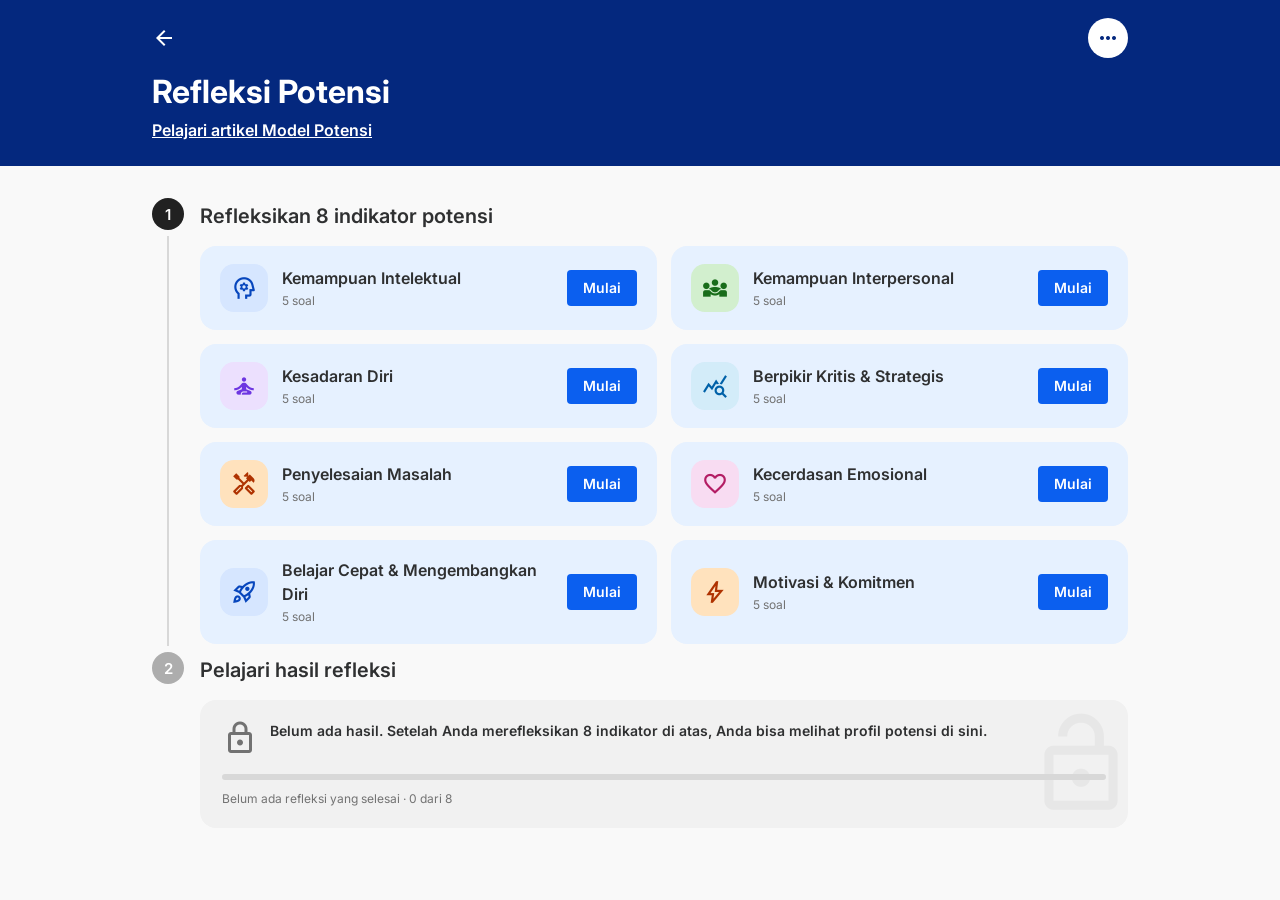
<file: Refleksi Potensi.html>
<!DOCTYPE html>
<html lang="id">
<head>
<meta charset="UTF-8">
<meta name="viewport" content="width=device-width, initial-scale=1.0">
<title>Refleksi Potensi — Seragam</title>
<link rel="preconnect" href="https://fonts.googleapis.com">
<link rel="preconnect" href="https://fonts.gstatic.com" crossorigin>
<link href="https://fonts.googleapis.com/css2?family=Inter:wght@400;500;600;700&display=swap" rel="stylesheet">
<link href="https://fonts.googleapis.com/css2?family=Material+Symbols+Outlined:opsz,wght,FILL,GRAD@20..48,400,0,0&display=block" rel="stylesheet">
<link href="seragam.css" rel="stylesheet">
<style>
/* ── Page-specific composition (built from Seragam primitives) ───────────── */

/* Hero header (deep navy) */
.app-hero { background: #04287e; color: #fff; } /* color.blue.90 / expressive.darkBlue */
.app-hero-inner { max-width: 1040px; margin: 0 auto; width: 100%; padding: 18px 32px 26px; }
.app-hero-top { display: flex; align-items: center; justify-content: space-between; margin-bottom: 18px; }
.icon-btn-round {
  width: 40px; height: 40px; border-radius: 50%; border: none; cursor: pointer;
  display: inline-flex; align-items: center; justify-content: center;
  background: rgba(255,255,255,0.14); color: #fff; transition: background 0.15s;
}
.icon-btn-round:hover { background: rgba(255,255,255,0.26); }
.icon-btn-round.solid { background: #fff; color: #04287e; }
.app-hero-chips { display: flex; gap: 10px; margin-bottom: 14px; flex-wrap: wrap; }
.app-hero-link { display: inline-flex; align-items: center; gap: 6px; color: #fff; text-decoration: underline; font-weight: 600; font-size: 1rem; cursor: pointer; background: none; border: none; font-family: var(--font); margin-top: 4px; }
.app-hero-link:hover { color: #bfdafe; }

/* Slim navy bar (subpages) */
.app-bar { background: #04287e; color: #fff; position: sticky; top: 0; z-index: 30; }
.app-bar-inner { max-width: 1040px; margin: 0 auto; width: 100%; min-height: 60px; padding: 10px 32px; display: flex; align-items: center; gap: 14px; }
.app-bar-back { width: 40px; height: 40px; flex-shrink: 0; border: none; background: transparent; border-radius: 50%; cursor: pointer; color: #fff; display: inline-flex; align-items: center; justify-content: center; transition: background 0.15s; }
.app-bar-back:hover { background: rgba(255,255,255,0.16); }
.app-bar-titles { display: flex; flex-direction: column; min-width: 0; flex: 1; }
.app-bar-titles .c-subtitle { color: #bfdafe; }

/* Timeline stepper */
.timeline-step { display: flex; gap: 16px; }
.timeline-rail { display: flex; flex-direction: column; align-items: center; flex-shrink: 0; }
.timeline-line { width: 2px; flex: 1; background: var(--gray-10); margin: 6px 0; min-height: 20px; }
.timeline-body { flex: 1; padding-bottom: 8px; }
.step-bubble {
  width: 32px; height: 32px; border-radius: 50%; flex-shrink: 0;
  background: #212121; color: #fff;
  font-size: 0.9375rem; font-weight: 600;
  display: flex; align-items: center; justify-content: center;
}
.step-bubble.done { background: #268326; }
.step-bubble .material-symbols-outlined { font-size: 20px; }
.step-title { margin: 4px 0 16px; }

/* Indicator card (home) — soft light-blue, borderless */
.comp-card {
  background: var(--surface-selected); border-radius: 16px; border: none;
  padding: 18px 20px; display: flex; align-items: center; justify-content: space-between; gap: 16px;
  cursor: pointer; transition: background 0.15s, transform 0.15s;
}
.comp-card:hover { background: #d8e8ff; transform: translateY(-1px); }
.comp-card .ind-left { display: flex; align-items: center; gap: 14px; min-width: 0; }
.ind-icon {
  width: 48px; height: 48px; border-radius: 14px; flex-shrink: 0;
  background: #fff; color: #0746bd;
  display: flex; align-items: center; justify-content: center; overflow: hidden;
}
.ind-icon .material-symbols-outlined { font-size: 26px; }

/* Expressive tile palette (derived from Seragam color ramps) */
.tile-blue   { background: #d6e6ff; color: #0746bd; }
.tile-green  { background: #d2efce; color: #196d1a; }
.tile-purple { background: #ece0fe; color: #6d36e1; }
.tile-cyan   { background: #d3ecf9; color: #0061a8; }
.tile-orange { background: #ffe2bd; color: #af3200; }
.tile-pink   { background: #f8dcf2; color: #b31d64; }

/* Locked / unlocked result box (home step 2) */
.locked-box { position: relative; background: var(--surface-subdued); border-radius: 16px; padding: 20px 22px; overflow: hidden; }
.locked-box .lock-watermark { position: absolute; right: -8px; top: 50%; transform: translateY(-50%); font-size: 110px; color: rgba(0,0,0,0.04); pointer-events: none; }

/* Help band (Masih bingung?) */
.help-band { background: var(--surface-selected); margin-top: 32px; }
.help-band-inner { max-width: 1040px; margin: 0 auto; width: 100%; padding: 28px 32px; display: flex; align-items: center; justify-content: space-between; gap: 24px; }
.help-mascot { width: 96px; height: 96px; border-radius: 50%; background: #fff; flex-shrink: 0; display: flex; align-items: center; justify-content: center; box-shadow: var(--elevation-card); }
.help-mascot .material-symbols-outlined { font-size: 52px; color: #fb7927; }

/* Detail: measure rows */
.measure-list { display: flex; flex-direction: column; }
.measure-item { display: flex; align-items: flex-start; gap: 12px; padding: 14px 0; }
.measure-item + .measure-item { border-top: 1px solid var(--gray-5); }
.meta-list { display: flex; flex-direction: column; margin: 8px 0 24px; }
.meta-item { display: flex; align-items: center; gap: 14px; padding: 16px 0; }
.meta-item .meta-label { display: flex; flex-direction: column; }

/* Panduan tips */
.card-outline { background: #fff; border: 1px solid var(--border-disabled); border-radius: 12px; box-shadow: none; }
.tip-row { display: flex; align-items: center; gap: 16px; padding: 16px 4px; }
.tip-check { width: 36px; height: 36px; border-radius: 50%; flex-shrink: 0; background: var(--action-default); color: #fff; display: flex; align-items: center; justify-content: center; }
.tip-check .material-symbols-outlined { font-size: 22px; }
.note-warning { display: flex; gap: 12px; align-items: flex-start; background: #ffefd6; border-radius: var(--radius-base); padding: 16px; } /* color.orange.5 */
.note-ic { width: 24px; height: 24px; border-radius: 50%; flex-shrink: 0; background: #e78701; color: #fff; display: flex; align-items: center; justify-content: center; } /* color.yellow.40 */
.note-ic .material-symbols-outlined { font-size: 18px; }

/* Soal */
.soal-topbar { background: #fff; box-shadow: var(--elevation-header); position: sticky; top: 0; z-index: 30; }
.soal-topbar-inner { max-width: 1040px; margin: 0 auto; padding: 12px 32px; display: flex; align-items: center; justify-content: space-between; gap: 16px; }
.soal-content { max-width: 760px; margin: 0 auto; width: 100%; padding: 28px 32px 130px; }
.kasus {
  background: var(--surface-subdued); border-radius: var(--radius-base);
  padding: 16px 18px; margin-bottom: 18px;
}
.soal-bottombar { position: fixed; bottom: 0; left: 0; right: 0; background: #fff; box-shadow: 0 -2px 4px -4px #323232; z-index: 30; }
.soal-bottombar-inner { max-width: 760px; margin: 0 auto; padding: 14px 32px; display: flex; align-items: center; justify-content: space-between; gap: 16px; }

/* Hasil */
.hasil-banner { display: flex; align-items: center; justify-content: space-between; gap: 16px; }
.hasil-banner-art { width: 64px; height: 64px; border-radius: 50%; background: #9ae5b9; display: flex; align-items: center; justify-content: center; flex-shrink: 0; }
.hasil-banner-art .material-symbols-outlined { font-size: 36px; color: #135d15; }
.section-head { display: flex; align-items: center; gap: 8px; margin: 28px 0 14px; }
.hasil-card { padding: 18px; gap: 12px; }
.hasil-card .ind-eyebrow { display: flex; align-items: center; gap: 10px; }
.hasil-card-footer { display: flex; align-items: center; justify-content: space-between; gap: 12px; margin-top: 4px; }

/* Indikator detail */
.level-card { padding: 20px 24px; flex-direction: row; align-items: center; justify-content: space-between; gap: 16px; }
.level-num { display: flex; align-items: baseline; gap: 6px; }
.rek-item { display: flex; gap: 12px; padding: 14px 0; }
.rek-item + .rek-item { border-top: 1px solid var(--gray-5); }
.rek-dot { width: 8px; height: 8px; border-radius: 50%; background: var(--action-default); flex-shrink: 0; margin-top: 7px; }

/* Dialog illustration tile */
.dialog-illus {
  width: 64px; height: 64px; border-radius: 16px; flex-shrink: 0;
  display: flex; align-items: center; justify-content: center;
  margin: 0 auto 16px;
}
.dialog-illus .material-symbols-outlined { font-size: 32px; }
</style>
</head>
<body>

<!-- ════════════════════════════ PAGE: HOME ════════════════════════════════ -->
<div class="page active" id="page-home" data-screen-label="Refleksi landing">
  <header class="app-hero">
    <div class="app-hero-inner">
      <div class="app-hero-top">
        <button class="app-bar-back" style="margin-left:-8px" onclick="toast('Halaman sebelumnya di luar cakupan prototipe')" aria-label="Kembali">
          <span class="material-symbols-outlined">arrow_back</span>
        </button>
        <button class="icon-btn-round solid" onclick="toast('Menu lainnya')" aria-label="Menu lainnya">
          <span class="material-symbols-outlined">more_horiz</span>
        </button>
      </div>
      <p class="text-display-md c-inverse" style="font-size:2rem; margin-bottom:8px; margin-top:4px;">Refleksi Potensi</p>
      <button class="app-hero-link" onclick="toast('Membuka artikel Refleksi Potensi')">Pelajari artikel Model Potensi</button>
    </div>
  </header>

  <div class="content">
    <div class="timeline-step">
      <div class="timeline-rail">
        <div class="step-bubble" id="step1-bubble">1</div>
        <div class="timeline-line"></div>
      </div>
      <div class="timeline-body">
        <p class="text-heading-md c-default step-title">Refleksikan 8 indikator potensi</p>
        <div class="grid-2" id="cards-grid"><!-- JS --></div>
      </div>
    </div>

    <div class="timeline-step">
      <div class="timeline-rail">
        <div class="step-bubble" id="step2-bubble" style="background:var(--gray-30)">2</div>
      </div>
      <div class="timeline-body">
        <p class="text-heading-md c-default step-title">Pelajari hasil refleksi</p>
        <div id="result-zone">
          <div class="locked-box" id="locked-box">
            <span class="lock-watermark material-symbols-outlined">lock_open</span>
            <div class="row gap-12" style="align-items:flex-start; position:relative;">
              <span class="material-symbols-outlined icon subdued lg">lock</span>
              <p class="text-body-bold c-default" style="line-height:1.55">Belum ada hasil. Setelah Anda merefleksikan 8 indikator di atas, Anda bisa melihat profil potensi di sini.</p>
            </div>
            <div style="margin-top:18px; position:relative;">
              <div class="progressbar"><div class="progressbar-track"><div class="progressbar-value" id="progress-fill" style="width:0%"></div></div></div>
              <p class="text-body-sm c-subdued" id="progress-text" style="margin-top:10px">Belum ada refleksi yang selesai · 0 dari 8</p>
            </div>
          </div>
        </div>
      </div>
    </div>
  </div>
</div>

<!-- ════════════════════════════ PAGE: DETAIL ══════════════════════════════ -->
<div class="page" id="page-detail" data-screen-label="Detail indikator">
  <header class="app-bar">
    <div class="app-bar-inner">
      <button class="app-bar-back" onclick="showPage('page-home')" aria-label="Kembali">
        <span class="material-symbols-outlined">arrow_back</span>
      </button>
      <div class="app-bar-titles">
        <p class="text-heading-sm c-inverse" id="detail-title">–</p>
      </div>
    </div>
  </header>
  <div class="content content-narrow">
    <p class="text-display-sm c-default" id="detail-will-measure" style="margin-bottom:18px">–</p>
    <div class="card" style="padding:6px 20px; margin-bottom:8px;">
      <div class="measure-list" id="detail-measures"></div>
    </div>
    <div class="meta-list">
      <div class="meta-item">
        <span class="material-symbols-outlined icon subdued">description</span>
        <div class="meta-label">
          <span class="text-body-sm c-subdued">Jumlah soal</span>
          <span class="text-body-bold c-default">5 butir</span>
        </div>
      </div>
      <hr class="separator">
      <div class="meta-item">
        <span class="material-symbols-outlined icon subdued">schedule</span>
        <div class="meta-label">
          <span class="text-body-sm c-subdued">Estimasi pengerjaan</span>
          <span class="text-body-bold c-default">10–15 menit</span>
        </div>
      </div>
    </div>
    <button class="btn btn-blue btn-lg btn-full" onclick="showPage('page-panduan')">Lanjut ke saran pengerjaan</button>
  </div>
</div>

<!-- ════════════════════════════ PAGE: PANDUAN ═════════════════════════════ -->
<div class="page" id="page-panduan" data-screen-label="Panduan">
  <header class="app-bar">
    <div class="app-bar-inner">
      <button class="app-bar-back" onclick="showPage('page-detail')" aria-label="Kembali">
        <span class="material-symbols-outlined">arrow_back</span>
      </button>
      <div class="app-bar-titles"><p class="text-heading-sm c-inverse">Saran Pengerjaan</p></div>
    </div>
  </header>
  <div class="content content-narrow">
    <p class="text-display-sm c-default" style="margin-bottom:20px">Sebelum mulai, perhatikan saran pengerjaan:</p>
    <div class="card-outline" style="padding:8px 24px 24px;">
      <div class="tip-row">
        <span class="tip-check"><span class="material-symbols-outlined">check</span></span>
        <p class="text-body-lg-bold c-default">Kerjakan di tempat yang kondusif dan minim distraksi</p>
      </div>
      <div class="tip-row">
        <span class="tip-check"><span class="material-symbols-outlined">check</span></span>
        <p class="text-body-lg-bold c-default">Kerjakan sendiri agar hasilnya lebih relevan dan bermakna</p>
      </div>
      <div class="tip-row">
        <span class="tip-check"><span class="material-symbols-outlined">check</span></span>
        <p class="text-body-lg-bold c-default">Jujur, apa adanya, dan sesuai kondisi sehari-hari</p>
      </div>
      <hr class="separator" style="margin:12px 0 20px">
      <p class="text-body-lg-bold c-default" style="margin-bottom:12px">Penting:</p>
      <div class="note-warning">
        <span class="note-ic"><span class="material-symbols-outlined">info</span></span>
        <p class="text-body c-default">Jawaban tidak bisa diubah setelah dipilih. Maka jawablah yang paling sesuai dengan diri Anda. Tidak ada benar atau salah.</p>
      </div>
    </div>
    <button class="btn btn-blue btn-lg btn-full" style="margin-top:24px" onclick="startSoal()">Mulai</button>
  </div>
</div>

<!-- ════════════════════════════ PAGE: SOAL ════════════════════════════════ -->
<div class="page" id="page-soal" data-screen-label="Soal">
  <div class="soal-topbar">
    <div class="soal-topbar-inner">
      <div class="col">
        <p class="text-body-bold c-default" id="soal-dim-name">–</p>
        <p class="text-helper c-subdued">Peran: Guru</p>
      </div>
      <div class="row gap-8">
        <button class="btn btn-ghost btn-sm" onclick="toast('Draf tersimpan')">Simpan draf</button>
        <button class="headerbar-back" style="width:36px;height:36px" onclick="document.getElementById('modal-exit').classList.add('show')" aria-label="Tutup">
          <span class="material-symbols-outlined">close</span>
        </button>
      </div>
    </div>
  </div>
  <div class="soal-content" id="soal-content"><!-- JS --></div>
  <div class="soal-bottombar">
    <div class="soal-bottombar-inner">
      <p class="text-body-sm c-critical" id="warning-text" style="visibility:hidden; display:flex; align-items:center; gap:6px;">
        <span class="material-symbols-outlined" style="font-size:18px">info</span>
        Cek kembali — jawaban yang dikumpulkan tidak bisa diubah
      </p>
      <button class="btn btn-blue btn-lg" id="btn-next" onclick="nextSoal()" aria-disabled="true">Simpan dan kumpulkan</button>
    </div>
  </div>
</div>

<!-- ════════════════════════════ PAGE: HASIL ═══════════════════════════════ -->
<div class="page" id="page-hasil" data-screen-label="Hasil refleksi">
  <header class="app-bar">
    <div class="app-bar-inner">
      <button class="app-bar-back" onclick="showPage('page-home')" aria-label="Kembali">
        <span class="material-symbols-outlined">arrow_back</span>
      </button>
      <div class="app-bar-titles"><p class="text-heading-sm c-inverse">Hasil Refleksi</p></div>
    </div>
  </header>
  <div class="content">
    <div class="banner banner-success">
      <div class="hasil-banner">
        <div class="col gap-8">
          <p class="text-heading-md c-default">Potensi Anda sudah teridentifikasi</p>
          <span class="badge badge-exp-success" style="width:fit-content">
            <span class="material-symbols-outlined">auto_awesome</span> 8 rekomendasi pengembangan
          </span>
        </div>
        <div class="hasil-banner-art"><span class="material-symbols-outlined">workspace_premium</span></div>
      </div>
    </div>

    <div class="section-head">
      <span class="material-symbols-outlined icon" style="color:#268326">trending_up</span>
      <p class="text-heading-sm c-default">Potensi terkuat Anda</p>
      <span class="badge badge-success" id="count-strong">3</span>
    </div>
    <div class="grid-2" id="hasil-strong"><!-- JS --></div>

    <div class="section-head">
      <span class="material-symbols-outlined icon" style="color:#ce4100">rocket_launch</span>
      <p class="text-heading-sm c-default">Area pengembangan</p>
      <span class="badge badge-warning" id="count-dev">5</span>
    </div>
    <div class="grid-2" id="hasil-dev"><!-- JS --></div>
  </div>
</div>

<!-- ════════════════════════════ PAGE: INDIKATOR DETAIL ════════════════════ -->
<div class="page" id="page-indikator" data-screen-label="Indikator detail">
  <header class="app-bar">
    <div class="app-bar-inner">
      <button class="app-bar-back" onclick="showPage('page-hasil')" aria-label="Kembali ke hasil">
        <span class="material-symbols-outlined">arrow_back</span>
      </button>
      <div class="app-bar-titles">
        <p class="text-heading-sm c-inverse" id="ind-detail-title">–</p>
        <p class="text-body-sm c-subtitle">Detail indikator</p>
      </div>
    </div>
  </header>
  <div class="content content-narrow" id="ind-detail-body"><!-- JS --></div>
</div>

<!-- ════════════════════════════ DIALOGS ═══════════════════════════════════ -->
<div class="dialog-overlay" id="modal-confirm">
  <div class="dialog-content" role="alertdialog" aria-modal="true">
    <div class="dialog-header">
      <p class="text-heading-md c-default">Kumpulkan jawaban?</p>
    </div>
    <div class="dialog-body">
      <p class="text-body c-subdued">Setelah dikumpulkan, jawaban tidak bisa diubah lagi. Periksa kembali dan simpan draf jika perlu.</p>
    </div>
    <div class="dialog-footer">
      <button class="btn btn-white btn-md" onclick="closeModal('modal-confirm')">Kembali</button>
      <button class="btn btn-blue btn-md" onclick="submitJawaban()">Ya, kumpulkan</button>
    </div>
  </div>
</div>

<div class="dialog-overlay" id="modal-exit">
  <div class="dialog-content" role="alertdialog" aria-modal="true">
    <div class="dialog-body" style="padding:28px 24px 18px;">
      <div class="dialog-illus tile-orange"><span class="material-symbols-outlined">folder_open</span></div>
      <p class="text-heading-md c-default" style="margin-bottom:6px">Simpan dan keluar?</p>
      <p class="text-body c-subdued">Anda bisa lanjutkan nanti. Jawaban yang sudah dipilih akan tersimpan.</p>
    </div>
    <div class="dialog-footer stacked" style="border-top:none; padding-top:0; gap:10px;">
      <button class="btn btn-blue btn-lg btn-full" onclick="closeModal('modal-exit'); toast('Jawaban tersimpan'); showPage('page-home');">Ya, simpan dan keluar</button>
      <button class="btn btn-white btn-lg btn-full" onclick="closeModal('modal-exit')">Tidak, kembali ke soal</button>
    </div>
  </div>
</div>

<div class="dialog-overlay" id="modal-success">
  <div class="dialog-content dialog-center" role="alertdialog" aria-modal="true">
    <div class="dialog-body" style="padding-top:28px">
      <div style="width:64px;height:64px;border-radius:50%;background:#e2f5e0;display:flex;align-items:center;justify-content:center;margin:0 auto 16px;">
        <span class="material-symbols-outlined" style="font-size:36px;color:#268326">check_circle</span>
      </div>
      <p class="text-heading-md c-default" style="margin-bottom:6px">Jawaban berhasil dikumpulkan</p>
      <p class="text-body c-subdued">Terima kasih sudah menyelesaikan refleksi indikator ini.</p>
    </div>
    <div class="dialog-footer" style="border-top:none; justify-content:stretch; padding-top:0;">
      <button class="btn btn-blue btn-lg btn-full" onclick="afterSubmit()">Saya mengerti</button>
    </div>
  </div>
</div>

<!-- Toast -->
<div id="toast" style="position:fixed;left:50%;bottom:32px;transform:translateX(-50%) translateY(20px);background:#505050;color:#fff;padding:12px 20px;border-radius:4px;font-size:0.875rem;font-weight:500;box-shadow:0px 6px 10px rgba(0,0,0,0.18);opacity:0;pointer-events:none;transition:opacity .2s, transform .2s;z-index:2000;"></div>

<script>
const indicators = [
  {
    name: 'Kemampuan Intelektual', icon: 'psychology', status: 'baik', level: 4,
    desc: 'Kapasitas mengolah informasi kompleks dan menerjemahkan konsep abstrak ke dalam kegiatan bermain-belajar.',
    measures: ['Adaptasi kurikulum dan penyederhanaan konsep', 'Penerapan literasi numerasi dini', 'Menerjemahkan konsep abstrak ke kegiatan bermain-belajar'],
    soal: { kasus: 'Ada perubahan kurikulum yang menekankan literasi numerasi melalui bermain, namun buku panduannya sangat tebal.', pertanyaan: 'Bagaimana cara Anda memahaminya?', opsi: ['Membaca perlahan dari awal sampai akhir.', 'Mencari ringkasan di internet.', 'Menganalisis poin inti lalu mendiskusikannya dengan rekan.', 'Menunggu instruksi kepala sekolah.', 'Mengabaikannya dan mengajar seperti biasa.'] }
  },
  {
    name: 'Kemampuan Interpersonal', icon: 'diversity_3', status: 'perlu', level: 2,
    desc: 'Keterampilan membangun relasi positif, kolaboratif, dan empatik dengan anak didik, sejawat, serta orang tua/wali murid.',
    measures: ['Komunikasi dengan orang tua dan wali murid', 'Kolaborasi dan mediasi antar rekan tim', 'Membangun relasi positif dan empatik'],
    soal: { kasus: 'Rekan guru sejawat sering mengkritik metode mengajar Anda di depan guru-guru lain.', pertanyaan: 'Bagaimana Anda bersikap?', opsi: ['Membalas kritiknya saat rapat.', 'Mengabaikannya agar tidak terjadi konflik.', 'Mengajaknya bicara empat mata untuk meminta masukan konstruktif.', 'Melaporkannya kepada Kepala Sekolah.', 'Bercerita kepada guru lain untuk mencari dukungan.'] }
  },
  {
    name: 'Kesadaran Diri', icon: 'self_improvement', status: 'baik', level: 4,
    desc: 'Kemampuan mengenali kekuatan, keterbatasan, dan emosi pribadi serta dampaknya terhadap lingkungan belajar.',
    measures: ['Refleksi pasca-mengajar', 'Pengakuan keterbatasan dan kesalahan', 'Manajemen bias dan emosi personal'],
    soal: { kasus: 'Anda merasa sangat lelah dan stres karena beban administrasi yang menumpuk minggu ini.', pertanyaan: 'Apa yang Anda lakukan?', opsi: ['Melampiaskan kekesalan pada anak di kelas.', 'Tetap bekerja sampai jatuh sakit.', 'Menyadari emosi tersebut dan mengambil jeda untuk regulasi diri.', 'Meninggalkan kelas begitu saja tanpa izin.', 'Mengeluh sepanjang hari di media sosial.'] }
  },
  {
    name: 'Berpikir Kritis & Strategis', icon: 'query_stats', status: 'perlu', level: 3,
    desc: 'Kemampuan menganalisis situasi kelas secara mendalam dan merancang langkah jangka panjang.',
    measures: ['Evaluasi program dan kebijakan sekolah', 'Pemanfaatan sumber daya lokal', 'Merancang visi dan langkah jangka panjang'],
    soal: { kasus: 'Sekolah ingin meningkatkan akreditasi, namun banyak dokumen yang masih berantakan.', pertanyaan: 'Apa saran strategis Anda?', opsi: ['Membuat tim kecil dengan target perbaikan dokumen per minggu.', 'Mengerjakan semuanya di malam sebelum visitasi.', 'Memalsukan data agar terlihat bagus.', 'Mengusulkan mempekerjakan konsultan luar.', 'Menyerah karena merasa tugas terlalu berat.'] }
  },
  {
    name: 'Penyelesaian Masalah', icon: 'handyman', status: 'perlu', level: 3,
    desc: 'Ketangkasan menemukan solusi kreatif dan praktis atas kendala teknis maupun pedagogis di sekolah.',
    measures: ['Mengatasi keterbatasan alat peraga', 'Penanganan anak berkebutuhan khusus', 'Solusi kreatif atas kendala pedagogis'],
    soal: { kasus: 'Saat anak-anak asyik bermain di luar, tiba-tiba hujan deras turun padahal kegiatan belum selesai.', pertanyaan: 'Apa solusi instan Anda?', opsi: ['Menyuruh anak berlari masuk sambil marah-marah.', 'Mengajak anak mengamati hujan dan membuat lagu tentang hujan di teras.', 'Memaksa anak tetap bermain meski kehujanan.', 'Menghentikan kegiatan dan menyuruh anak duduk diam.', 'Menghubungi orang tua untuk segera menjemput.'] }
  },
  {
    name: 'Kecerdasan Emosional', icon: 'favorite', status: 'perlu', level: 2,
    desc: 'Kemampuan mengelola emosi pribadi dan merespons tantrum atau konflik dengan tenang dan bijak.',
    measures: ['Stabilitas emosi saat menghadapi tekanan', 'Menangani tantrum dan konflik', 'Empati dalam situasi sulit'],
    soal: { kasus: 'Seorang anak menangis histeris karena tidak mau ditinggal ibunya di hari pertama sekolah.', pertanyaan: 'Bagaimana Anda menanganinya?', opsi: ['Memarahi anak agar berhenti menangis.', 'Memaksa ibu segera pergi tanpa pamit.', 'Menenangkan anak dengan pelukan hangat lalu mengalihkan ke mainan menarik.', 'Membiarkan anak menangis di lantai sampai capek.', 'Ikut merasa sedih dan bingung harus berbuat apa.'] }
  },
  {
    name: 'Belajar Cepat & Mengembangkan Diri', icon: 'rocket_launch', status: 'perlu', level: 3,
    desc: 'Agilitas menguasai metode/teknologi baru dan proaktif mencari peluang peningkatan kompetensi.',
    measures: ['Penggunaan PMM dan teknologi baru', 'Penerapan teori dan metode baru', 'Kemandirian belajar tanpa instruksi atasan'],
    soal: { kasus: 'Anda melihat metode mengajar guru lain di media sosial yang tampak sangat efektif.', pertanyaan: 'Apa yang Anda lakukan?', opsi: ['Merasa iri dan menganggap guru itu hanya pamer.', 'Mempelajari metode tersebut dan mencobanya di kelas Anda.', 'Menganggap metode itu tidak cocok untuk sekolah Anda.', 'Menunggu instruksi resmi untuk menggunakannya.', 'Memberi komentar negatif di unggahan tersebut.'] }
  },
  {
    name: 'Motivasi & Komitmen', icon: 'bolt', status: 'baik', level: 5,
    desc: 'Ketekunan menjalankan tugas guru meskipun menghadapi hambatan administratif atau keterbatasan fasilitas.',
    measures: ['Konsistensi administrasi dan dedikasi', 'Ketekunan di masa sulit', 'Integritas dan komitmen profesi'],
    soal: { kasus: 'Anda harus mengerjakan laporan perkembangan 30 anak dalam waktu dua hari.', pertanyaan: 'Bagaimana cara Anda menyelesaikannya?', opsi: ['Mengerjakan seadanya dengan menyalin laporan anak lain.', 'Mengatur waktu dengan disiplin dan menyelesaikannya dengan teliti.', 'Meminta orang tua mengisi sendiri laporan anaknya.', 'Menunda sampai lewat tenggat karena malas.', 'Menangis dan merasa tidak sanggup mengerjakannya.'] }
  }
];

const REK = {
  baik: {
    title: 'Rekomendasi kontribusi untuk potensi yang sudah baik',
    note: 'Pilih sesuai minat — tidak harus semuanya.',
    items: [
      ['Menggerakkan komunitas belajar', 'Belajar bersama, mendampingi, dan/atau memimpin komunitas belajar guru.'],
      ['Menulis tentang praktik baik', 'Contoh: Cerita Praktik atau Aksi Nyata di kanal komunikasi maupun media sosial.'],
      ['Menelaah praktik baik & sumber belajar', 'Memberi ulasan atau rekomendasi sumber belajar kepada rekan guru.']
    ]
  },
  perlu: {
    title: 'Rekomendasi pengembangan untuk menguatkan potensi ini',
    note: 'Mulai dari satu langkah kecil yang paling relevan dengan keseharian Anda.',
    items: [
      ['Ikuti Pelatihan Mandiri terkait', 'Pilih topik di Pelatihan Mandiri yang menyasar indikator ini.'],
      ['Belajar dari rekan sejawat', 'Minta mentoring atau amati praktik rekan yang sudah kuat di area ini.'],
      ['Praktikkan secara bertahap', 'Terapkan satu teknik baru di kelas, lalu refleksikan hasilnya tiap pekan.']
    ]
  }
};

const labels = ['A', 'B', 'C', 'D', 'E'];
const tiles = ['tile-blue','tile-green','tile-purple','tile-cyan','tile-orange','tile-pink','tile-blue','tile-orange'];
const tileOf = (ind) => tiles[indicators.indexOf(ind)] || 'tile-blue';
let currentDim = null;
let selectedOption = -1;
let showWarning = false;
let completedDims = [];

/* ── Navigation ───────────────────────────────────────────────────────────── */
function showPage(id) {
  document.querySelectorAll('.page').forEach(p => p.classList.remove('active'));
  document.getElementById(id).classList.add('active');
  window.scrollTo(0, 0);
}
function closeModal(id) { document.getElementById(id).classList.remove('show'); }

let toastTimer;
function toast(msg) {
  const t = document.getElementById('toast');
  t.textContent = msg;
  t.style.opacity = '1';
  t.style.transform = 'translateX(-50%) translateY(0)';
  clearTimeout(toastTimer);
  toastTimer = setTimeout(() => { t.style.opacity = '0'; t.style.transform = 'translateX(-50%) translateY(20px)'; }, 1800);
}

/* ── Home ─────────────────────────────────────────────────────────────────── */
function renderHomeCards() {
  document.getElementById('cards-grid').innerHTML = indicators.map(ind => {
    const done = completedDims.includes(ind.name);
    return `
      <div class="comp-card" onclick="openDetail('${ind.name}')">
        <div class="ind-left">
          <div class="ind-icon ${tileOf(ind)}"><span class="material-symbols-outlined">${ind.icon}</span></div>
          <div class="col">
            <p class="text-body-lg-bold c-default">${ind.name}</p>
            <p class="text-body-sm c-subdued" style="margin-top:2px">${done ? 'Refleksi selesai' : '5 soal'}</p>
          </div>
        </div>
        ${done
          ? `<span class="badge badge-success"><span class="material-symbols-outlined">check</span> Selesai</span>`
          : `<button class="btn btn-blue btn-md" onclick="event.stopPropagation();openDetail('${ind.name}')">Mulai</button>`}
      </div>`;
  }).join('');
}

function updateHome() {
  renderHomeCards();
  const n = completedDims.length;
  const pct = Math.round((n / 8) * 100);
  const progressLabel = n === 0 ? 'Belum ada refleksi yang selesai · 0 dari 8' : `Selesai ${n} dari 8 indikator`;

  const step1 = document.getElementById('step1-bubble');
  if (n === 8) {
    step1.classList.add('done');
    step1.innerHTML = '<span class="material-symbols-outlined">check</span>';
    document.getElementById('step2-bubble').style.background = '#212121';
    document.getElementById('result-zone').innerHTML = `
      <div class="banner banner-success">
        <div class="hasil-banner">
          <div class="col gap-8">
            <p class="text-heading-sm c-default">Hasil refleksi sudah tersedia</p>
            <p class="text-body-sm c-subdued">Lihat profil potensi Anda dan rekomendasi pengembangannya.</p>
          </div>
          <button class="btn btn-blue btn-md" onclick="showPage('page-hasil')">Periksa hasil</button>
        </div>
      </div>`;
  } else {
    step1.classList.remove('done');
    step1.textContent = '1';
    document.getElementById('step2-bubble').style.background = 'var(--gray-30)';
    document.getElementById('result-zone').innerHTML = `
      <div class="locked-box" id="locked-box">
        <span class="lock-watermark material-symbols-outlined">lock_open</span>
        <div class="row gap-12" style="align-items:flex-start; position:relative;">
          <span class="material-symbols-outlined icon subdued lg">lock</span>
          <p class="text-body-bold c-default" style="line-height:1.55">Belum ada hasil. Setelah Anda merefleksikan 8 indikator di atas, Anda bisa melihat profil potensi di sini.</p>
        </div>
        <div style="margin-top:18px; position:relative;">
          <div class="progressbar"><div class="progressbar-track"><div class="progressbar-value" id="progress-fill" style="width:${pct}%"></div></div></div>
          <p class="text-body-sm c-subdued" id="progress-text" style="margin-top:10px">${progressLabel}</p>
        </div>
      </div>`;
  }
}

/* ── Detail ───────────────────────────────────────────────────────────────── */
function openDetail(name) {
  currentDim = indicators.find(i => i.name === name);
  document.getElementById('detail-title').textContent = name;
  document.getElementById('detail-will-measure').textContent = `${name} akan mengukur:`;
  const mIcons = ['target', 'insights', 'school'];
  document.getElementById('detail-measures').innerHTML = currentDim.measures.map((m, i) =>
    `<div class="measure-item">
       <span class="material-symbols-outlined icon informational sm" style="margin-top:1px">${mIcons[i] || 'check_circle'}</span>
       <p class="text-body c-default">${m}</p>
     </div>`).join('');
  showPage('page-detail');
}

/* ── Soal ─────────────────────────────────────────────────────────────────── */
function startSoal() {
  selectedOption = -1;
  showWarning = false;
  document.getElementById('soal-dim-name').textContent = currentDim.name;
  renderSoal();
  showPage('page-soal');
}

function renderSoal() {
  const s = currentDim.soal;
  document.getElementById('soal-content').innerHTML = `
    <p class="text-helper-bold c-subdued" style="text-transform:uppercase; letter-spacing:0.4px; margin-bottom:10px;">Pertanyaan 1 dari 1</p>
    <div class="steps" style="margin-bottom:24px"><div class="step active"></div></div>
    <div class="kasus">
      <p class="text-eyebrow-sm c-subdued" style="text-transform:uppercase; letter-spacing:0.4px; margin-bottom:6px;">Studi kasus</p>
      <p class="text-body c-default" style="line-height:1.7">${s.kasus}</p>
    </div>
    <p class="text-heading-sm c-action" style="margin-bottom:16px">${s.pertanyaan}</p>
    <div class="selbox">
      ${s.opsi.map((o, i) => `
        <div class="selbox-option${selectedOption === i ? ' checked' : ''}" onclick="selectOption(${i})" role="radio" aria-checked="${selectedOption === i}">
          <div class="selbox-radio"><div class="selbox-dot"></div></div>
          <span class="selbox-label">${labels[i]}</span>
          <span class="selbox-text">${o}</span>
        </div>`).join('')}
    </div>`;
  const btn = document.getElementById('btn-next');
  btn.setAttribute('aria-disabled', selectedOption < 0 ? 'true' : 'false');
  document.getElementById('warning-text').style.visibility = showWarning ? 'visible' : 'hidden';
}

function selectOption(i) {
  selectedOption = i;
  showWarning = false;
  renderSoal();
}

function nextSoal() {
  if (selectedOption < 0) return;
  if (!showWarning) { showWarning = true; renderSoal(); return; }
  document.getElementById('modal-confirm').classList.add('show');
}

function submitJawaban() {
  closeModal('modal-confirm');
  document.getElementById('modal-success').classList.add('show');
}

function afterSubmit() {
  closeModal('modal-success');
  if (!completedDims.includes(currentDim.name)) completedDims.push(currentDim.name);
  updateHome();
  showPage('page-home');
}

/* ── Hasil ────────────────────────────────────────────────────────────────── */
function hasilCard(ind) {
  const good = ind.status === 'baik';
  const badge = good
    ? `<span class="badge badge-success"><span class="material-symbols-outlined">thumb_up</span> Sudah baik</span>`
    : `<span class="badge badge-warning"><span class="material-symbols-outlined">trending_up</span> Perlu ditingkatkan</span>`;
  return `
    <div class="card hasil-card">
      <div class="ind-eyebrow">
        <div class="ind-icon ${tileOf(ind)}" style="width:32px;height:32px;border-radius:var(--radius-base)"><span class="material-symbols-outlined" style="font-size:20px">${ind.icon}</span></div>
        <p class="text-body-sm-bold c-default">${ind.name}</p>
      </div>
      <p class="text-body-sm c-subdued" style="line-height:1.55">${ind.desc}</p>
      <div class="hasil-card-footer">
        ${badge}
        <button class="btn btn-ghost btn-sm" onclick="openIndikator('${ind.name}')">Lihat detail</button>
      </div>
    </div>`;
}
function renderHasil() {
  const strong = indicators.filter(i => i.status === 'baik');
  const dev = indicators.filter(i => i.status === 'perlu');
  document.getElementById('hasil-strong').innerHTML = strong.map(hasilCard).join('');
  document.getElementById('hasil-dev').innerHTML = dev.map(hasilCard).join('');
  document.getElementById('count-strong').textContent = strong.length;
  document.getElementById('count-dev').textContent = dev.length;
}

/* ── Indikator detail ─────────────────────────────────────────────────────── */
function openIndikator(name) {
  const ind = indicators.find(i => i.name === name);
  const good = ind.status === 'baik';
  const rek = good ? REK.baik : REK.perlu;
  const badge = good
    ? `<span class="badge badge-success"><span class="material-symbols-outlined">thumb_up</span> Sudah baik</span>`
    : `<span class="badge badge-warning"><span class="material-symbols-outlined">trending_up</span> Perlu ditingkatkan</span>`;
  document.getElementById('ind-detail-title').textContent = ind.name;
  document.getElementById('ind-detail-body').innerHTML = `
    <div class="card level-card">
      <div class="col">
        <p class="text-helper c-subdued" style="margin-bottom:4px">Level Anda</p>
        <div class="level-num">
          <span class="text-display-md c-action" style="font-size:40px; line-height:1">${ind.level}</span>
          <span class="text-heading-sm c-subdued">dari 5</span>
        </div>
      </div>
      ${badge}
    </div>
    <p class="text-body c-default" style="margin:20px 0 24px; line-height:1.6">${ind.desc}</p>
    <p class="text-heading-sm c-default" style="margin-bottom:4px">${rek.title}</p>
    <p class="text-body-sm c-subdued" style="font-style:italic; margin-bottom:8px">${rek.note}</p>
    <div class="card" style="padding:6px 20px">
      ${rek.items.map(([t, s]) => `
        <div class="rek-item">
          <div class="rek-dot"></div>
          <div class="col">
            <p class="text-body-bold c-default">${t}</p>
            <p class="text-body-sm c-subdued" style="margin-top:2px; line-height:1.5">${s}</p>
          </div>
        </div>`).join('')}
    </div>`;
  showPage('page-indikator');
}

/* ── Init ─────────────────────────────────────────────────────────────────── */
renderHomeCards();
renderHasil();

/* Demo helper: double-click the page-home title area is overkill; expose a quick-fill on the
   "Pelajari" is taken. Provide keyboard shortcut "f" to fill all (prototype convenience). */
document.addEventListener('keydown', (e) => {
  if (e.key === 'f' && document.getElementById('page-home').classList.contains('active')) {
    completedDims = indicators.map(i => i.name);
    updateHome();
    toast('Semua indikator ditandai selesai (mode demo)');
  }
});
</script>
</body>
</html>
</file>
<file: seragam.css>
/* ============================================================================
   Seragam Design System — guru-desktop
   Tokens resolved from Seragam Dasar (Seragam Web + Seragam Dasar via Figma).
   ========================================================================== */

:root {
  /* surface */
  --surface-default: #FFFFFF;
  --surface-subdued: #F1F1F1;
  --surface-foreground: #FFFFFF;
  --surface-hovered: #F5F5F5;
  --surface-pressed: #E9E9E9;
  --surface-disabled: #F1F1F1;
  --surface-neutral-subdued: #EFEFEF;
  --surface-success-subdued: #BBE2B8;
  --surface-success-default: #268326;
  --surface-critical-subdued: #FFCFD0;
  --surface-critical-default: #D72C0D;
  --surface-selected: #e6f1ff;
  --surface-selected-hover: #bfdafe;

  /* background */
  --background-default: #F9F9F9;
  --bg-default: #F9F9F9; /* alias */

  /* text */
  --text-default: #2F3031;
  --text-subdued: #727272;
  --text-disabled: #ADADAD;
  --text-critical: #D72C0D;
  --text-inverse: #FFFFFF;
  --text-inverse-subdued: #FFFFFF;

  /* border */
  --border-default: #E4E4E4;
  --border-subdued: #EFEFEF;
  --border-high: #828282;
  --border-hovered: #ADADAD;
  --border-pressed: #727272;
  --border-disabled: #E4E4E4;
  --border-critical-default: #D72C0D;
  --border-success-default: #268326;
  --border-warning-default: #B98900;

  /* icon */
  --icon-default: #2F3031;
  --icon-subdued: #727272;
  --icon-success: #268326;
  --icon-warning: #ce4100;

  /* action & interactive */
  --action-default: #0B5FEF;
  --action-hovered: #0746BD;
  --action-pressed: #04287E;
  --action-disabled: #ADADAD;
  --action-neutral-default: #2F3031;
  --interactive-default: #0954D9;
  --base-primary: #0B5FEF;
  --primary: #0B5AE2;
  --focus: #2A7EFB;

  /* overlay */
  --overlay-default: rgba(0,0,0,0.5);

  /* Seragam Web badge-specific palette */
  --badge-success-bg: #9AE5B9;
  --badge-warning-bg: #FFDFA3;
  --badge-critical-bg: #FFE9EA;
  --badge-info-bg: #98DAFB;
  --badge-informational-bg: #98DAFB;
  --badge-neutral-bg: #EFEFEF;

  /* Component states */
  --toggle-on: #0954D9;
  --toggle-off: #ADADAD;

  /* gray ramp */
  --gray-5: #F1F1F1;
  --gray-10: #D8D8D8;
  --gray-20: #C7C7C7;
  --gray-30: #ADADAD;
  --gray-50: #828282;
  --gray-60: #727272;

  /* Radius — all 4px per Seragam rule (exceptions: pill, avatar, toggle) */
  --r-xs: 4px;
  --r-sm: 4px;
  --r-md: 4px;
  --r-lg: 4px;
  --r-pill: 999px;
  --radius-base: 4px; /* alias */

  /* elevation */
  --elevation-card: 0px 2px 1px rgba(0,0,0,0.05), 0px 0px 1px rgba(0,0,0,0.25);
  --elevation-03: 0px 4px 5px rgba(0,0,0,0.08), 0px 1px 10px rgba(0,0,0,0.02), 0px 2px 4px -1px rgba(0,0,0,0.1);
  --elevation-header: 0 2px 4px -4px #2F3031;

  --font: 'Inter', 'Inter Variable', system-ui, -apple-system, BlinkMacSystemFont, 'Segoe UI', Roboto, sans-serif;
}

*, *::before, *::after { box-sizing: border-box; margin: 0; padding: 0; }

html { -webkit-font-smoothing: antialiased; text-rendering: optimizeLegibility; }

body {
  font-family: var(--font);
  background: var(--background-default);
  color: var(--text-default);
  min-height: 100vh;
}

/* ── Typography ───────────────────────────────────────────────────────────── */
.text-display-md   { font-weight: 700; font-size: 1.5rem;    line-height: 2rem;     }
.text-display-sm   { font-weight: 700; font-size: 1.25rem;   line-height: 1.75rem;  }
.text-heading-lg   { font-weight: 700; font-size: 1.5rem;    line-height: 2rem;     }
.text-heading-md   { font-weight: 600; font-size: 1.25rem;   line-height: 1.75rem;  }
.text-heading-sm   { font-weight: 600; font-size: 1rem;      line-height: 1.5rem;   }
.text-body-lg      { font-weight: 400; font-size: 1rem;      line-height: 1.5rem;   }
.text-body-lg-bold { font-weight: 600; font-size: 1rem;      line-height: 1.5rem;   }
.text-body         { font-weight: 400; font-size: 0.875rem;  line-height: 1.25rem;  }
.text-body-bold    { font-weight: 600; font-size: 0.875rem;  line-height: 1.25rem;  }
.text-body-sm      { font-weight: 400; font-size: 0.75rem;   line-height: 1.125rem; }
.text-body-sm-bold { font-weight: 600; font-size: 0.75rem;   line-height: 1.125rem; }
.text-action       { font-weight: 600; font-size: 0.875rem;  line-height: 1.25rem;  }
.text-helper       { font-weight: 400; font-size: 0.75rem;   line-height: 1.125rem; }
.text-helper-bold  { font-weight: 600; font-size: 0.75rem;   line-height: 1.125rem; }
.text-eyebrow-sm   { font-weight: 400; font-size: 0.75rem;   line-height: 1.125rem; }
.text-subheading   { font-weight: 600; font-size: 0.875rem;  line-height: 1.25rem;  }

.c-default        { color: var(--text-default); }
.c-subdued        { color: var(--text-subdued); }
.c-disabled       { color: var(--text-disabled); }
.c-primary        { color: var(--primary); }
.c-informational  { color: #2A7EFB; }
.c-success        { color: #268326; }
.c-warning        { color: #8B5104; }
.c-critical       { color: var(--text-critical); }
.c-inverse        { color: var(--text-inverse); }
.c-action         { color: var(--action-default); }
.c-subtitle       { color: var(--text-subdued); }

/* ── Icon (Material Symbols Outlined) ────────────────────────────────────── */
.material-icons-outlined,
.material-symbols-outlined {
  font-family: 'Material Symbols Outlined';
  font-weight: normal;
  font-style: normal;
  line-height: 1;
  letter-spacing: normal;
  text-transform: none;
  display: inline-block;
  white-space: nowrap;
  word-wrap: normal;
  direction: ltr;
  -webkit-font-feature-settings: 'liga';
  -webkit-font-smoothing: antialiased;
  font-variation-settings: 'FILL' 0, 'wght' 400, 'GRAD' 0, 'opsz' 24;
  vertical-align: middle;
  user-select: none;
}
.icon          { color: var(--icon-default); font-size: 24px; }
.icon.sm       { font-size: 20px; }
.icon.lg       { font-size: 36px; }
.icon.subdued       { color: var(--icon-subdued); }
.icon.informational { color: #0746BD; }
.icon.success       { color: var(--icon-success); }
.icon.warning       { color: var(--icon-warning); }
.icon.inverse       { color: #F1F1F1; }
.icon.inherit       { color: inherit; }

/* ── Button ───────────────────────────────────────────────────────────────── */
.btn {
  display: inline-flex; align-items: center; justify-content: center; gap: 8px;
  font-family: var(--font); font-weight: 600;
  border: none; cursor: pointer; appearance: none; outline: none;
  border-radius: var(--r-md);
  transition: 300ms cubic-bezier(0.075, 0.82, 0.165, 1);
  color: var(--text-inverse);
}
.btn:focus { z-index: 1; }
.btn .material-symbols-outlined { font-size: 20px; }

/* sizes */
.btn-sm { padding: 0.25rem 0.75rem; font-size: 0.75rem;   line-height: 1.125rem; }
.btn-md { padding: 0.5rem 1rem;     font-size: 0.875rem;  line-height: 1.25rem;  }
.btn-lg { padding: 0.75rem 1.5rem;  font-size: 0.875rem;  line-height: 1.25rem;  }
.btn-full { width: 100%; }

/* colors */
.btn-blue  { background: var(--action-default); color: #fff; }
.btn-blue:hover:not(:active)  { background: var(--action-hovered); }
.btn-blue:active  { background: var(--action-pressed); }
.btn-blue:focus   { box-shadow: 0 0 0 2px #fff, 0 0 0 4px var(--focus); }

.btn-black { background: #2F3031; color: #fff; }
.btn-black:hover:not(:active) { background: #212121; }
.btn-black:active { background: #000; }
.btn-black:focus  { box-shadow: 0 0 0 2px #fff, 0 0 0 4px var(--focus); }

.btn-white { background: #fff; color: var(--text-default); outline: 1px solid var(--gray-50); }
.btn-white:hover:not(:active) { background: var(--gray-5); }
.btn-white:active { background: var(--gray-10); }
.btn-white:focus  { box-shadow: 0 0 0 2px #fff, 0 0 0 4px var(--focus); }

.btn-red   { background: #D72C0D; color: #fff; }
.btn-red:hover:not(:active) { background: #A21013; }
.btn-red:active { background: #650C0F; }

/* ghost (blue only) */
.btn-ghost { background: transparent; color: var(--action-default); border: none; }
.btn-ghost:hover:not(:active) { background: var(--gray-10); color: var(--action-hovered); }
.btn-ghost:active { background: transparent; color: var(--action-pressed); }
.btn-ghost:focus  { background: #fff; box-shadow: 0 0 0 2px var(--focus); }

.btn[aria-disabled="true"],
.btn:disabled { background: var(--surface-disabled); color: var(--text-disabled); cursor: not-allowed; outline: none; box-shadow: none; }

.btn-icon { padding: 0; }
.btn-icon.btn-sm { width: 28px; height: 28px; }
.btn-icon.btn-md { width: 36px; height: 36px; }
.btn-icon.btn-lg { width: 46px; height: 46px; }

/* ── Card ─────────────────────────────────────────────────────────────────── */
.card {
  display: flex; flex-direction: column; position: relative;
  background: var(--surface-default);
  border: 1px solid var(--border-default);
  border-radius: var(--r-md);
  margin-bottom: 16px;
  overflow: hidden;
}
.card-interactive { cursor: pointer; transition: box-shadow 0.25s cubic-bezier(0.4,0,0.2,1), transform 0.15s; }
.card-interactive:hover { box-shadow: var(--elevation-03); transform: translateY(-2px); }
.card-header { padding: 16px 20px; border-bottom: 1px solid var(--border-default); }
.card-title  { font-size: 0.875rem; font-weight: 600; }
.card-sub    { font-size: 0.75rem; color: var(--text-subdued); margin-top: 2px; }
.card-body   { padding: 8px 20px; }

/* ── Badge (20px radius, 14px/600, border matches bg) ─────────────────────── */
.badge {
  display: inline-flex; align-items: center; gap: 4px;
  border-radius: 20px;
  padding: 2px 8px;
  font-size: 0.875rem; line-height: 1.25rem; font-weight: 600;
  font-family: var(--font);
  color: #323232;
}
.badge .material-symbols-outlined { font-size: 16px; }
.badge-success       { background: var(--badge-success-bg);  border: 1px solid var(--badge-success-bg); }
.badge-warning       { background: var(--badge-warning-bg);  border: 1px solid var(--badge-warning-bg); }
.badge-critical      { background: var(--badge-critical-bg); border: 1px solid var(--badge-critical-bg); }
.badge-informational { background: var(--badge-info-bg);     border: 1px solid var(--badge-info-bg); }
.badge-neutral       { background: #fff; border: 1px solid #adadad; }
.badge-exp-informational { background: var(--action-default); color: #fff; border: 1px solid var(--action-default); }
.badge-exp-success       { background: var(--surface-success-default); color: #fff; border: 1px solid var(--surface-success-default); }

/* ── Banner ───────────────────────────────────────────────────────────────── */
.banner { display: block; padding: 20px; border-radius: var(--r-md); overflow: hidden; color: var(--text-default); }
.banner-success       { background: #E2F5E0; border: 0.5px solid #268326; }
.banner-informational { background: var(--surface-subdued); border: 0.5px solid var(--border-default); }
.banner-warning       { background: #FFCF9D; border: 0.5px solid #FFC453; }
.banner-head  { display: flex; align-items: center; justify-content: space-between; gap: 12px; }
.banner-title { font-weight: 600; font-size: 1rem; line-height: 1.5rem; display: flex; align-items: center; gap: 6px; }
.banner-body  { margin-top: 8px; font-size: 0.75rem; line-height: 1.125rem; color: var(--text-subdued); }

/* ── SelectionBox ─────────────────────────────────────────────────────────── */
.selbox { display: flex; flex-direction: column; gap: 10px; }
.selbox-option {
  display: flex; align-items: flex-start; gap: 14px;
  border: 1px solid var(--border-default); border-radius: var(--r-md);
  padding: 14px 16px; cursor: pointer; background: #fff;
  transition: border-color 0.15s, background 0.15s, box-shadow 0.15s;
}
.selbox-option:hover { border-color: var(--border-hovered); background: var(--surface-hovered); }
.selbox-option.checked { border-color: var(--action-default); background: var(--surface-selected); box-shadow: inset 0 0 0 1px var(--action-default); }
.selbox-radio {
  width: 20px; height: 20px; border-radius: 50%;
  border: 2px solid var(--border-default); flex-shrink: 0; margin-top: 1px;
  display: flex; align-items: center; justify-content: center; transition: border-color 0.15s;
}
.selbox-option.checked .selbox-radio { border-color: var(--action-default); }
.selbox-dot { width: 10px; height: 10px; border-radius: 50%; background: var(--action-default); transform: scale(0); transition: transform 0.15s; }
.selbox-option.checked .selbox-dot { transform: scale(1); }
.selbox-label { font-weight: 600; color: var(--action-default); min-width: 18px; flex-shrink: 0; margin-top: 1px; }
.selbox-text  { color: var(--text-default); line-height: 1.55; font-size: 0.875rem; }

/* ── ProgressBar ──────────────────────────────────────────────────────────── */
.progressbar { display: block; width: 100%; }
.progressbar-track { position: relative; overflow: hidden; width: 100%; height: 6px; background: var(--gray-10); border-radius: var(--r-pill); }
.progressbar-value { height: 100%; background: var(--action-default); border-radius: var(--r-pill); transition: width 660ms cubic-bezier(0.65,0,0.35,1); }

/* segmented step progress */
.steps { display: flex; gap: 6px; }
.step { flex: 1; height: 4px; background: var(--gray-10); border-radius: 2px; transition: background 0.3s; }
.step.active { background: var(--action-default); }
.step.done   { background: var(--surface-success-default); }

/* ── Toggle (blue when on) ────────────────────────────────────────────────── */
.toggle { width: 36px; height: 20px; border-radius: var(--r-pill); background: var(--toggle-off); position: relative; cursor: pointer; transition: background .15s; flex-shrink: 0; }
.toggle::after { content: ''; position: absolute; top: 2px; left: 2px; width: 16px; height: 16px; border-radius: 50%; background: #fff; transition: left .15s; box-shadow: 0 1px 2px rgba(0,0,0,0.2); }
.toggle.on { background: var(--toggle-on); }
.toggle.on::after { left: 18px; }

/* ── HeaderBar ────────────────────────────────────────────────────────────── */
.headerbar {
  width: 100%; background: var(--surface-default);
  box-shadow: var(--elevation-header); position: sticky; top: 0; z-index: 30;
}
.headerbar-inner {
  max-width: 1040px; margin: 0 auto; width: 100%;
  min-height: 64px; padding: 10px 32px;
  display: flex; align-items: center; gap: 16px;
}
.headerbar-back {
  width: 40px; height: 40px; flex-shrink: 0; border: none; background: transparent;
  border-radius: var(--r-md); cursor: pointer; color: var(--icon-subdued);
  display: inline-flex; align-items: center; justify-content: center;
  transition: background 0.15s;
}
.headerbar-back:hover { background: var(--surface-hovered); color: var(--text-default); }
.headerbar-titles { display: flex; flex-direction: column; min-width: 0; flex: 1; }
.headerbar-right  { display: flex; align-items: center; gap: 8px; flex-shrink: 0; }
.linklike {
  display: inline-flex; align-items: center; gap: 6px;
  color: var(--action-default); font-weight: 600; font-size: 0.875rem; line-height: 1.25rem;
  text-decoration: none; cursor: pointer; background: none; border: none; font-family: var(--font);
}
.linklike:hover { color: var(--action-hovered); text-decoration: underline; }

/* ── Chip ─────────────────────────────────────────────────────────────────── */
.chip {
  display: inline-flex; align-items: center; gap: 6px;
  border-radius: var(--r-pill); padding: 6px 16px;
  font-size: 0.875rem; font-weight: 600; line-height: 1.25rem;
  cursor: pointer; border: 1px solid transparent; background: #fff; color: #04287E;
  font-family: var(--font); transition: background 0.15s;
}
.chip.selected { background: #BFDAFE; color: #04287E; }
.chip.on-dark { background: rgba(255,255,255,0.12); color: #fff; border-color: rgba(255,255,255,0.5); }
.chip.on-dark.selected { background: #BFDAFE; color: #04287E; border-color: transparent; }

/* ── Link ─────────────────────────────────────────────────────────────────── */
.link { color: var(--action-default); text-decoration: underline; cursor: pointer; font-weight: 400; }
.link:hover { color: var(--action-hovered); }

/* ── Layout ───────────────────────────────────────────────────────────────── */
.page { display: none; min-height: 100vh; flex-direction: column; }
.page.active { display: flex; }
.content { max-width: 1040px; margin: 0 auto; width: 100%; padding: 32px; flex: 1; }
.content-narrow { max-width: 760px; }

.separator { height: 1px; background: var(--border-subdued); border: none; }

/* ── Row utility ──────────────────────────────────────────────────────────── */
.row { display: flex; align-items: center; }
.col { display: flex; flex-direction: column; }
.gap-4  { gap: 4px; }  .gap-6  { gap: 6px; }  .gap-8  { gap: 8px; }
.gap-12 { gap: 12px; } .gap-16 { gap: 16px; }
.grid-2 { display: grid; grid-template-columns: repeat(2, 1fr); gap: 14px; }
@media (max-width: 720px) {
  .grid-2 { grid-template-columns: 1fr; }
  .headerbar-inner, .content { padding-left: 20px; padding-right: 20px; }
}

/* ── Dialog ───────────────────────────────────────────────────────────────── */
.dialog-overlay {
  position: fixed; inset: 0; background: var(--overlay-default);
  display: none; align-items: flex-start; justify-content: center;
  z-index: 1300; padding: 20px; overflow: auto;
}
.dialog-overlay.show { display: flex; }
.dialog-content {
  background: #fff; border-radius: var(--r-md);
  width: 420px; max-width: calc(100vw - 32px);
  margin-top: 12vh;
  box-shadow: 0px 24px 38px 3px rgba(0,0,0,0.08), 0px 9px 46px 8px rgba(0,0,0,0.02), 0px 11px 15px -7px rgba(0,0,0,0.1);
  display: flex; flex-direction: column; position: relative;
  animation: dialogIn 0.18s cubic-bezier(0.16,1,0.3,1);
}
@keyframes dialogIn { from { opacity: 0; transform: translateY(8px) scale(0.98); } to { opacity: 1; transform: none; } }
.dialog-header { padding: 16px 20px; background: var(--background-default); border-bottom: 1px solid var(--border-disabled); border-radius: var(--r-md) var(--r-md) 0 0; }
.dialog-body   { padding: 20px; }
.dialog-footer { display: flex; justify-content: flex-end; gap: 10px; padding: 16px 20px; border-top: 1px solid var(--border-disabled); }
.dialog-footer.stacked { flex-direction: column; }
.dialog-close  { position: absolute; right: 16px; top: 14px; border: none; background: none; cursor: pointer; color: var(--icon-subdued); display: inline-flex; padding: 4px; border-radius: var(--r-md); }
.dialog-close:hover { background: var(--surface-hovered); color: var(--text-default); }
.dialog-center { text-align: center; }
</file>
